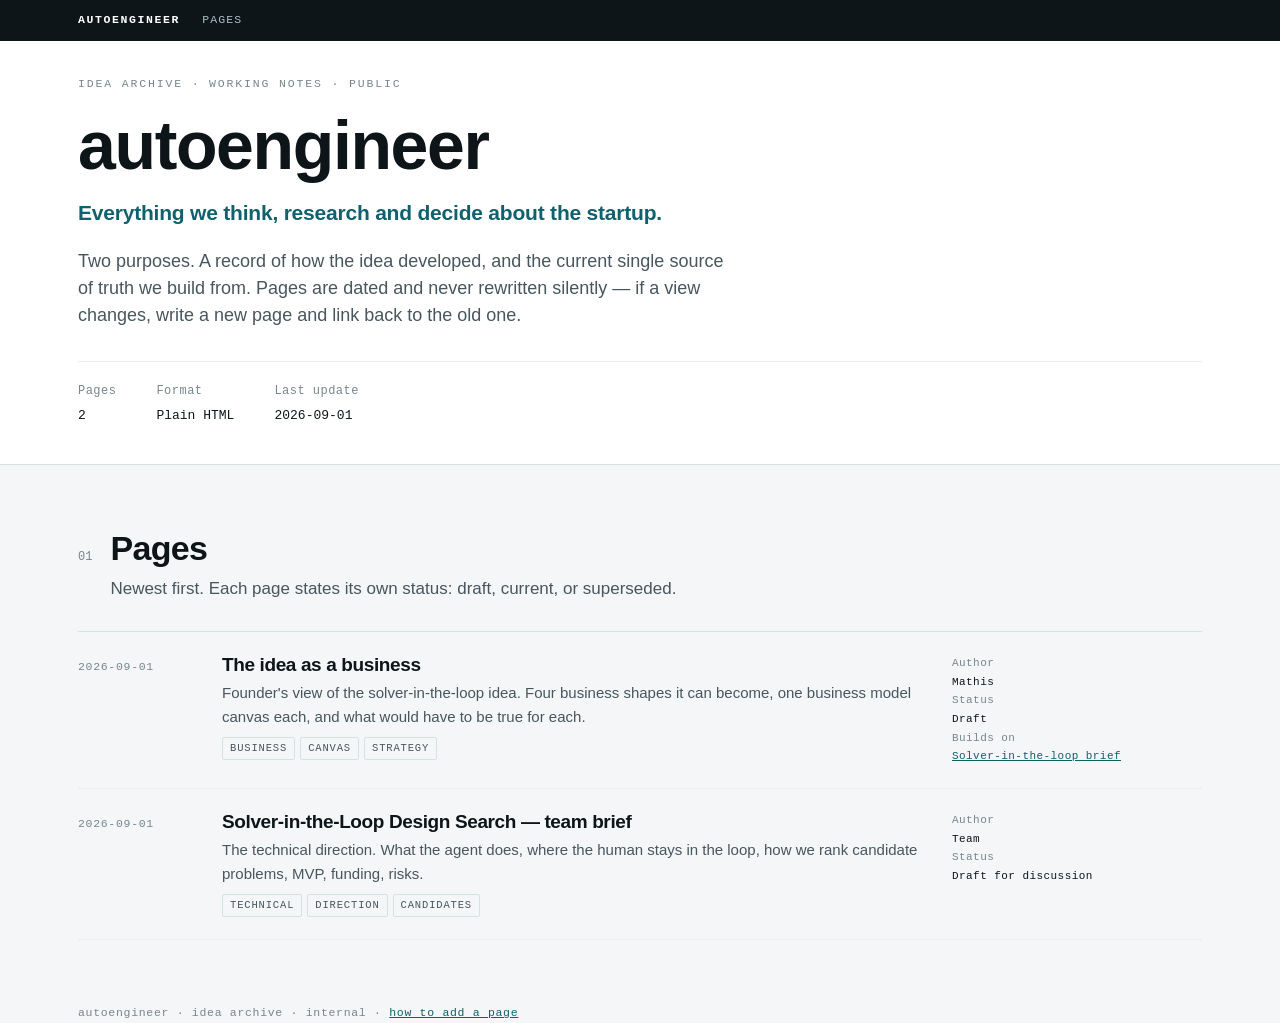
<file: index.html>
<!DOCTYPE html>
<html lang="en">
<head>
<meta charset="utf-8">
<meta name="viewport" content="width=device-width, initial-scale=1">
<meta name="robots" content="noindex, nofollow">
<title>autoengineer — Idea Archive</title>
<link rel="stylesheet" href="assets/site.css">
</head>
<body>

<nav class="sitebar"><div class="wrap">
  <a class="home" href="./">autoengineer</a>
  <a href="#pages">Pages</a>
</div></nav>

<header class="masthead">
  <div class="wrap">
    <div class="eyebrow">Idea archive · Working notes · Public</div>
    <h1>autoengineer</h1>
    <p class="tagline">Everything we think, research and decide about the startup.</p>
    <p class="lede">Two purposes. A record of how the idea developed, and the current single source of truth we build from. Pages are dated and never rewritten silently — if a view changes, write a new page and link back to the old one.</p>
    <div class="metabar">
      <div>Pages<b>2</b></div>
      <div>Format<b>Plain HTML</b></div>
      <div>Last update<b>2026-09-01</b></div>
    </div>
  </div>
</header>

<main class="wrap">

<section id="pages">
  <div class="shead"><div class="snum">01</div><div>
    <h2>Pages</h2>
    <p class="sub">Newest first. Each page states its own status: draft, current, or superseded.</p>
  </div></div>

  <div class="entries">

    <div class="entry">
      <div class="date">2026-09-01</div>
      <div>
        <h3><a href="pages/business-view.html">The idea as a business</a></h3>
        <p>Founder's view of the solver-in-the-loop idea. Four business shapes it can become, one business model canvas each, and what would have to be true for each.</p>
        <div class="tags"><span>Business</span><span>Canvas</span><span>Strategy</span></div>
      </div>
      <div class="meta">Author<b>Mathis</b>Status<b>Draft</b>Builds on<b><a href="pages/solver-in-the-loop-brief.html">Solver-in-the-loop brief</a></b></div>
    </div>

    <div class="entry">
      <div class="date">2026-09-01</div>
      <div>
        <h3><a href="pages/solver-in-the-loop-brief.html">Solver-in-the-Loop Design Search — team brief</a></h3>
        <p>The technical direction. What the agent does, where the human stays in the loop, how we rank candidate problems, MVP, funding, risks.</p>
        <div class="tags"><span>Technical</span><span>Direction</span><span>Candidates</span></div>
      </div>
      <div class="meta">Author<b>Team</b>Status<b>Draft for discussion</b></div>
    </div>

  </div>
</section>

</main>

<footer class="wrap">autoengineer · idea archive · internal · <a href="README.md">how to add a page</a></footer>

</body>
</html>
</file>
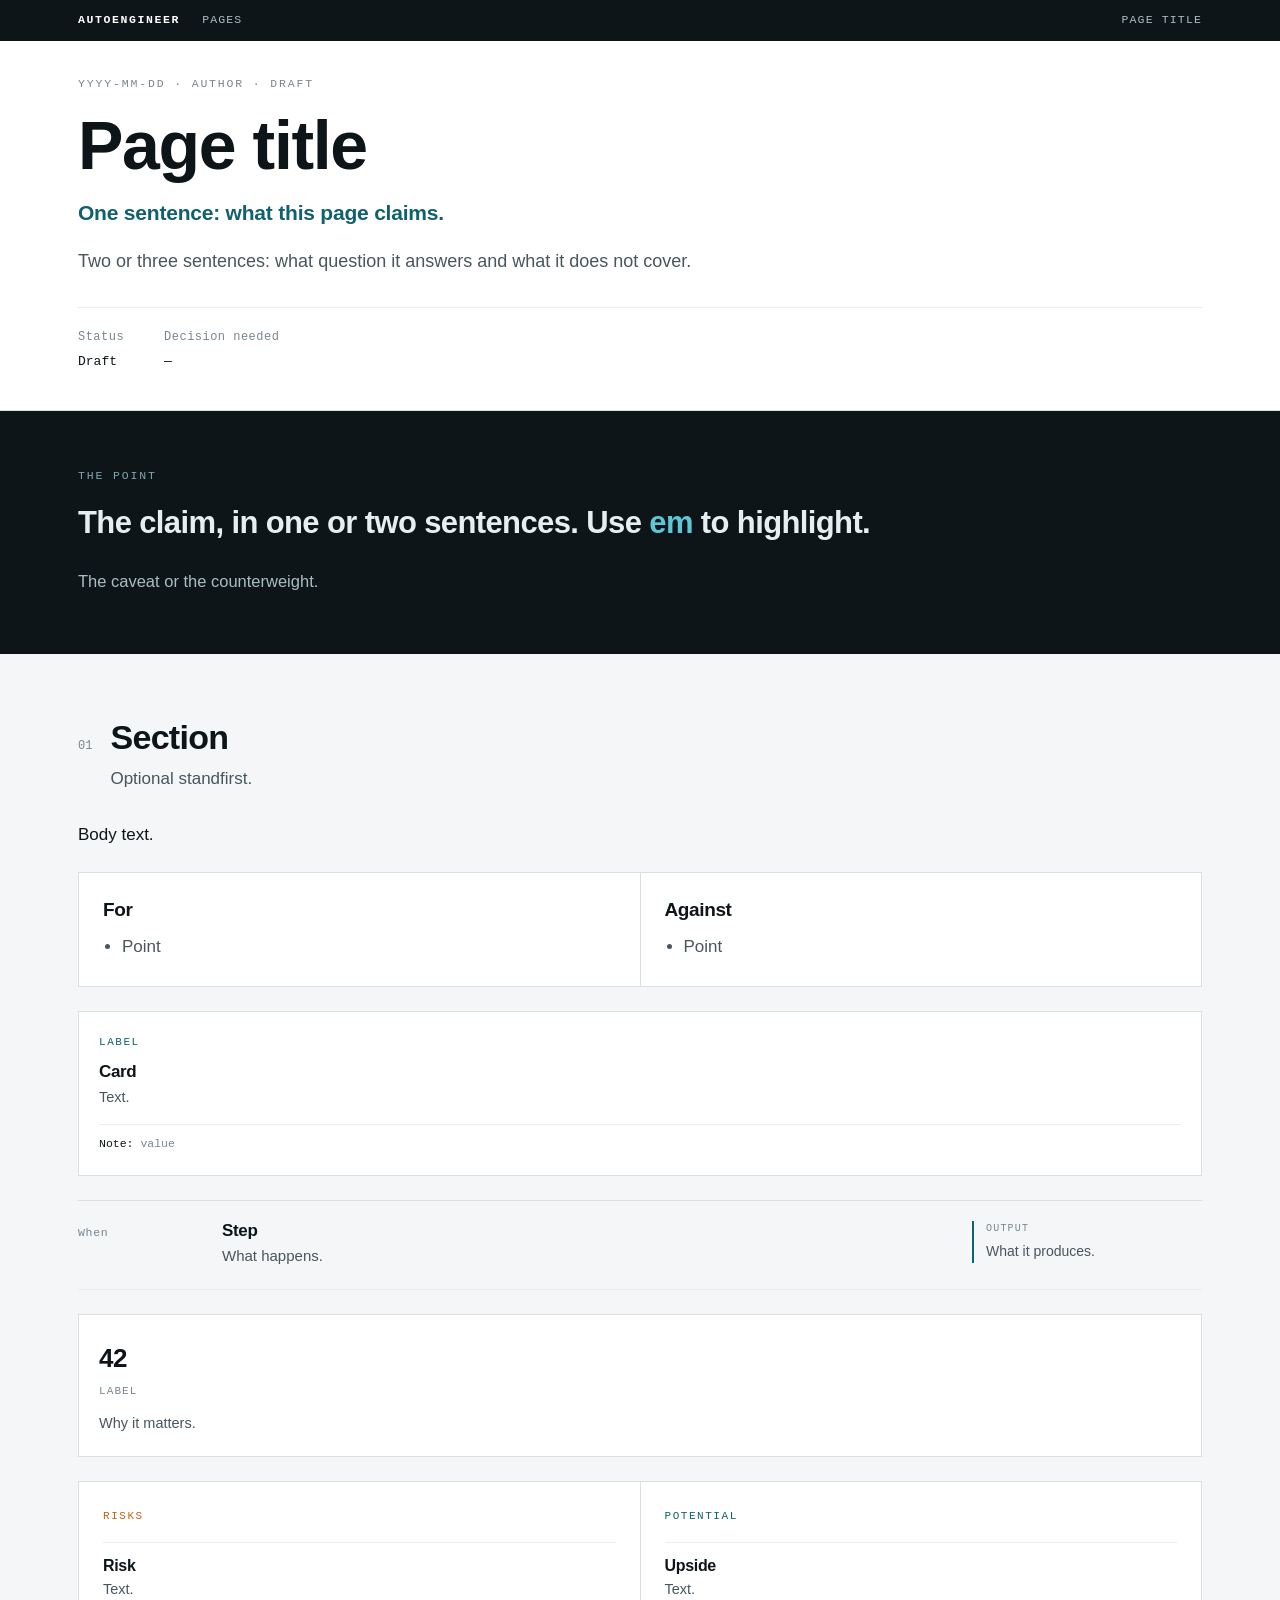
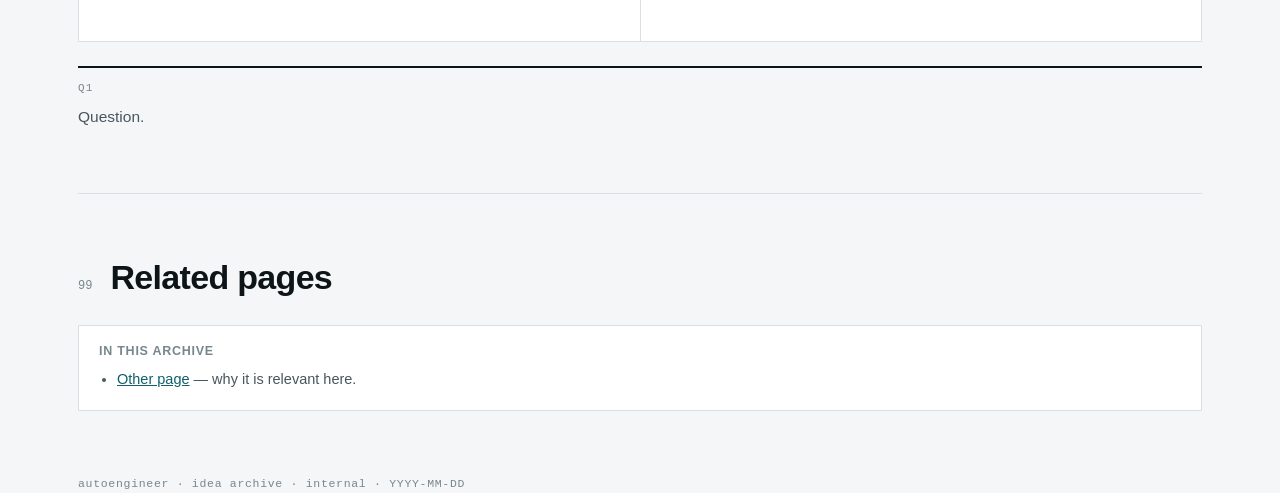
<file: pages/_template.html>
<!DOCTYPE html>
<html lang="en">
<head>
<meta charset="utf-8">
<meta name="viewport" content="width=device-width, initial-scale=1">
<meta name="robots" content="noindex, nofollow">
<title>PAGE TITLE — autoengineer</title>
<link rel="stylesheet" href="../assets/site.css">
</head>
<body>

<nav class="sitebar"><div class="wrap">
  <a class="home" href="../">autoengineer</a>
  <a href="../#pages">Pages</a>
  <span class="sp">PAGE TITLE</span>
</div></nav>

<header class="masthead">
  <div class="wrap">
    <div class="eyebrow">YYYY-MM-DD · Author · Draft</div>
    <h1>Page title</h1>
    <p class="tagline">One sentence: what this page claims.</p>
    <p class="lede">Two or three sentences: what question it answers and what it does not cover.</p>
    <div class="metabar">
      <div>Status<b>Draft</b></div>
      <div>Decision needed<b>—</b></div>
    </div>
  </div>
</header>

<!-- Optional: the one thing you want remembered. Delete if not needed. -->
<div class="thesis">
  <div class="wrap">
    <div class="k">The point</div>
    <p class="big">The claim, in one or two sentences. Use <em>em</em> to highlight.</p>
    <p class="sm">The caveat or the counterweight.</p>
  </div>
</div>

<main class="wrap">

<section id="one">
  <div class="shead"><div class="snum">01</div><div>
    <h2>Section</h2>
    <p class="sub">Optional standfirst.</p>
  </div></div>

  <div class="prose"><p>Body text.</p></div>

  <!-- two columns -->
  <div class="two" style="margin-top:24px">
    <div><h3>For</h3><ul class="tight"><li>Point</li></ul></div>
    <div><h3>Against</h3><ul class="tight"><li>Point</li></ul></div>
  </div>

  <!-- cards -->
  <div class="crit" style="margin-top:24px">
    <div><div class="tag">Label</div><h3>Card</h3><p>Text.</p><div class="anch"><b>Note:</b> value</div></div>
  </div>

  <!-- timeline -->
  <div class="steps" style="margin-top:24px">
    <div class="step">
      <div class="w">When</div>
      <div><h3>Step</h3><p>What happens.</p></div>
      <div class="out"><b>Output</b>What it produces.</div>
    </div>
  </div>

  <!-- numbers -->
  <div class="money" style="margin-top:24px">
    <div><div class="amt">42</div><div class="src">Label</div><p>Why it matters.</p></div>
  </div>

  <!-- for / against block -->
  <div class="rp" style="margin-top:24px">
    <div class="risks"><div class="hd">Risks</div><div class="item"><h3>Risk</h3><p>Text.</p></div></div>
    <div class="pots"><div class="hd">Potential</div><div class="item"><h3>Upside</h3><p>Text.</p></div></div>
  </div>

  <!-- open questions -->
  <div class="qs" style="margin-top:24px">
    <div class="q"><div class="qn">Q1</div><p>Question.</p></div>
  </div>
</section>

<section id="refs">
  <div class="shead"><div class="snum">99</div><div><h2>Related pages</h2></div></div>
  <div class="refs">
    <h4>In this archive</h4>
    <ul>
      <li><a href="other-page.html">Other page</a> — why it is relevant here.</li>
    </ul>
  </div>
</section>

</main>

<footer class="wrap">autoengineer · idea archive · internal · YYYY-MM-DD</footer>

</body>
</html>
</file>
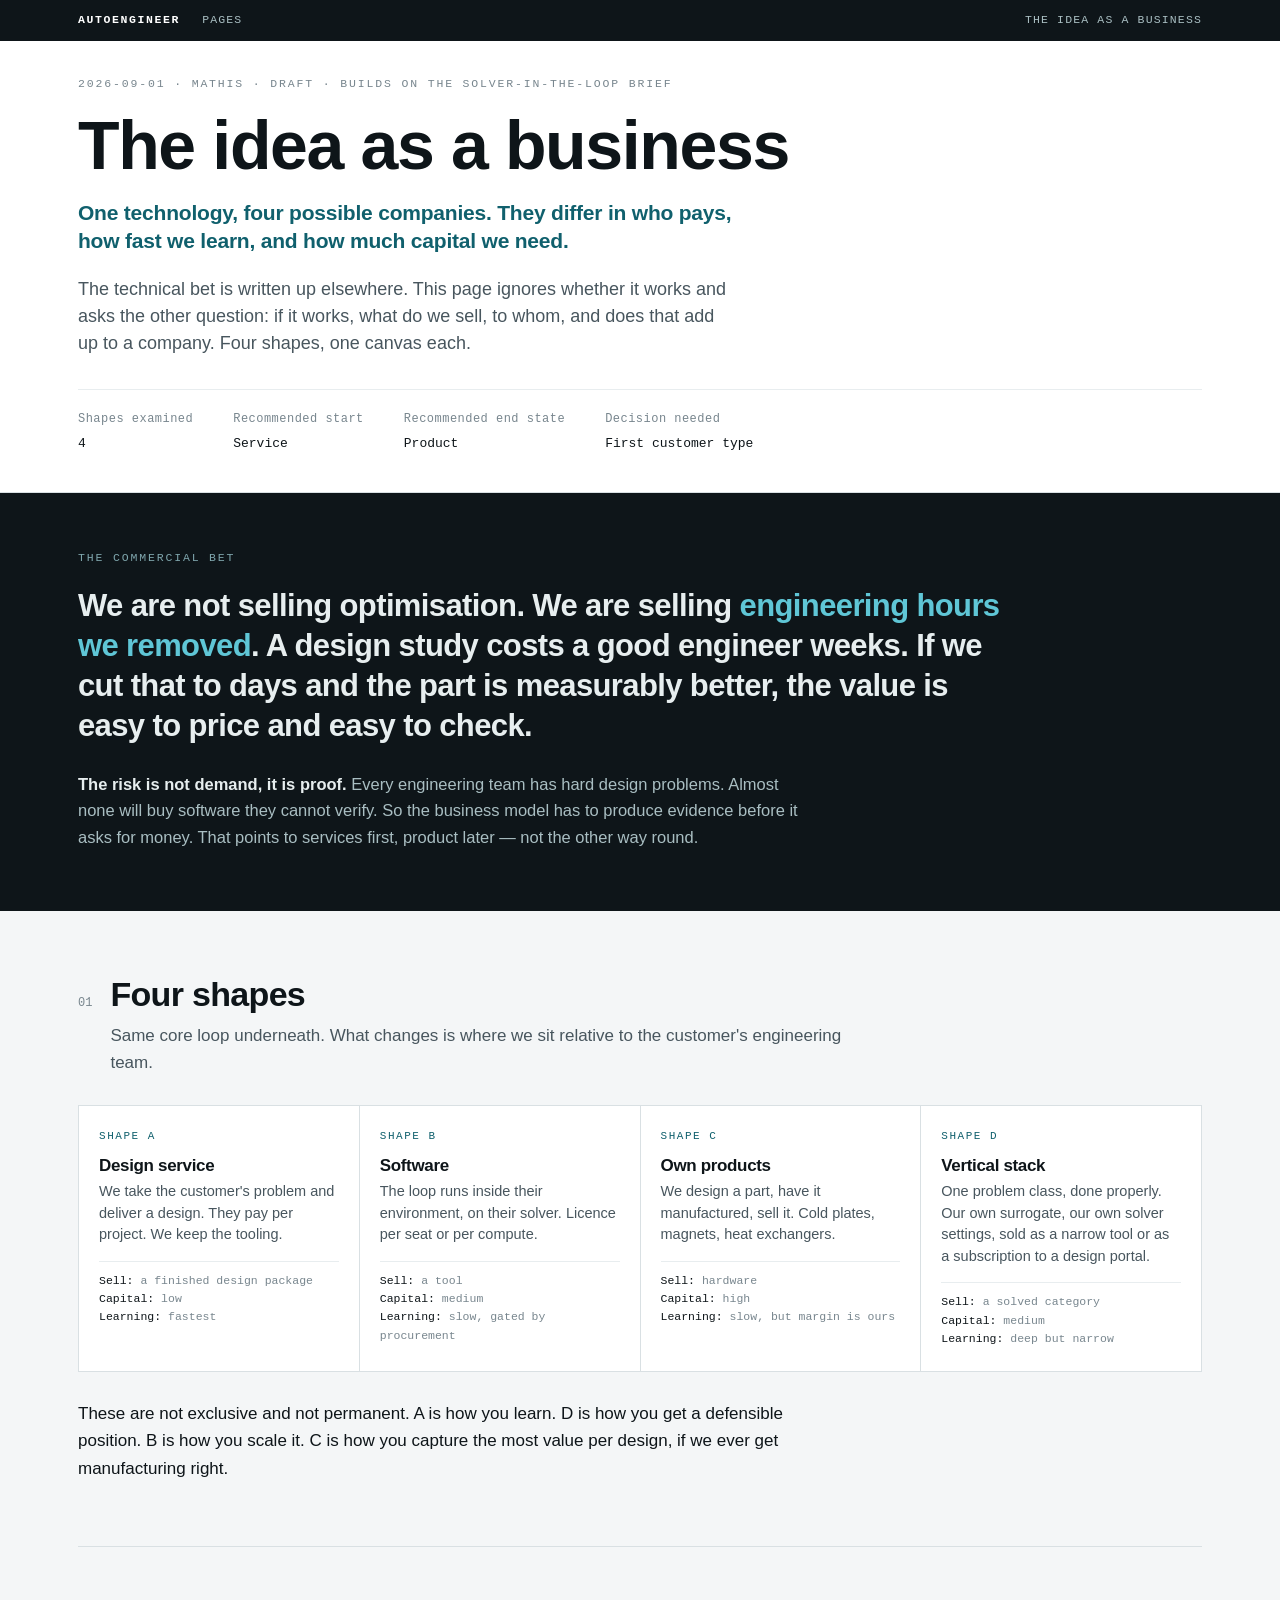
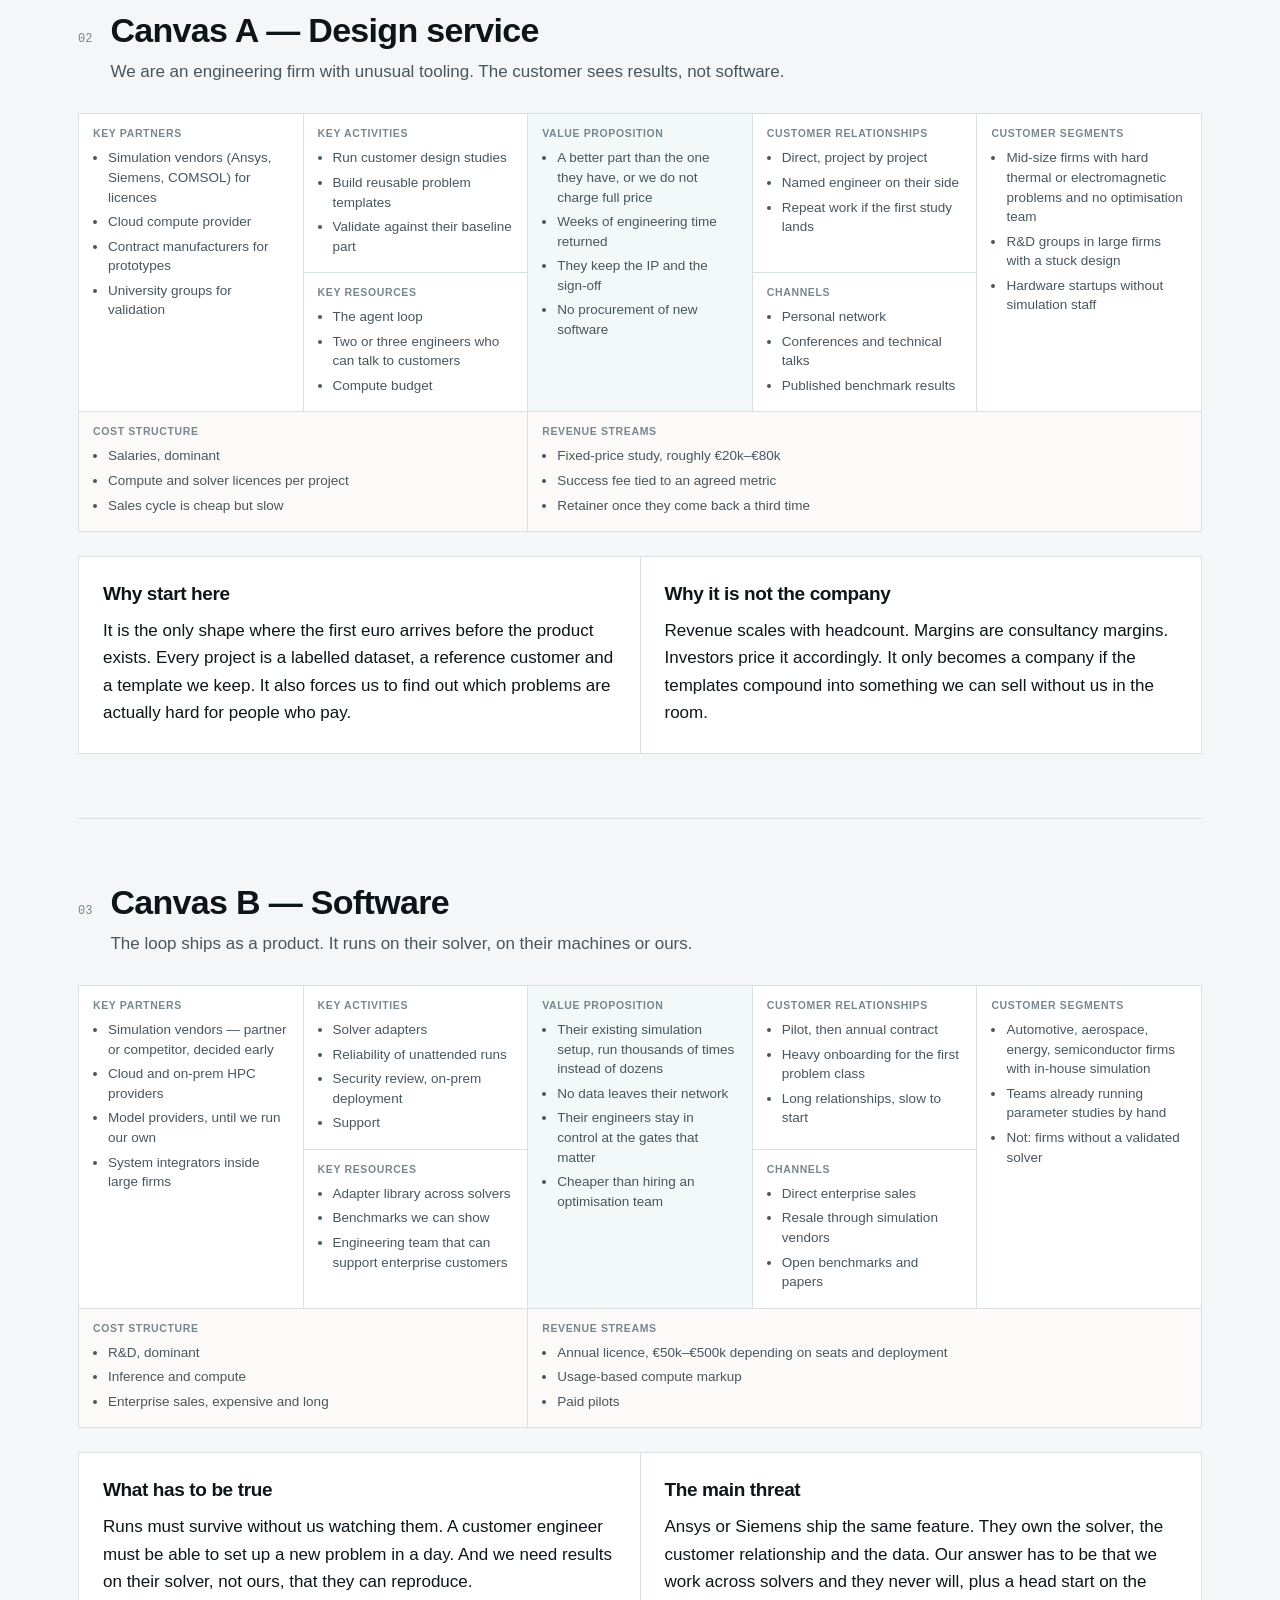
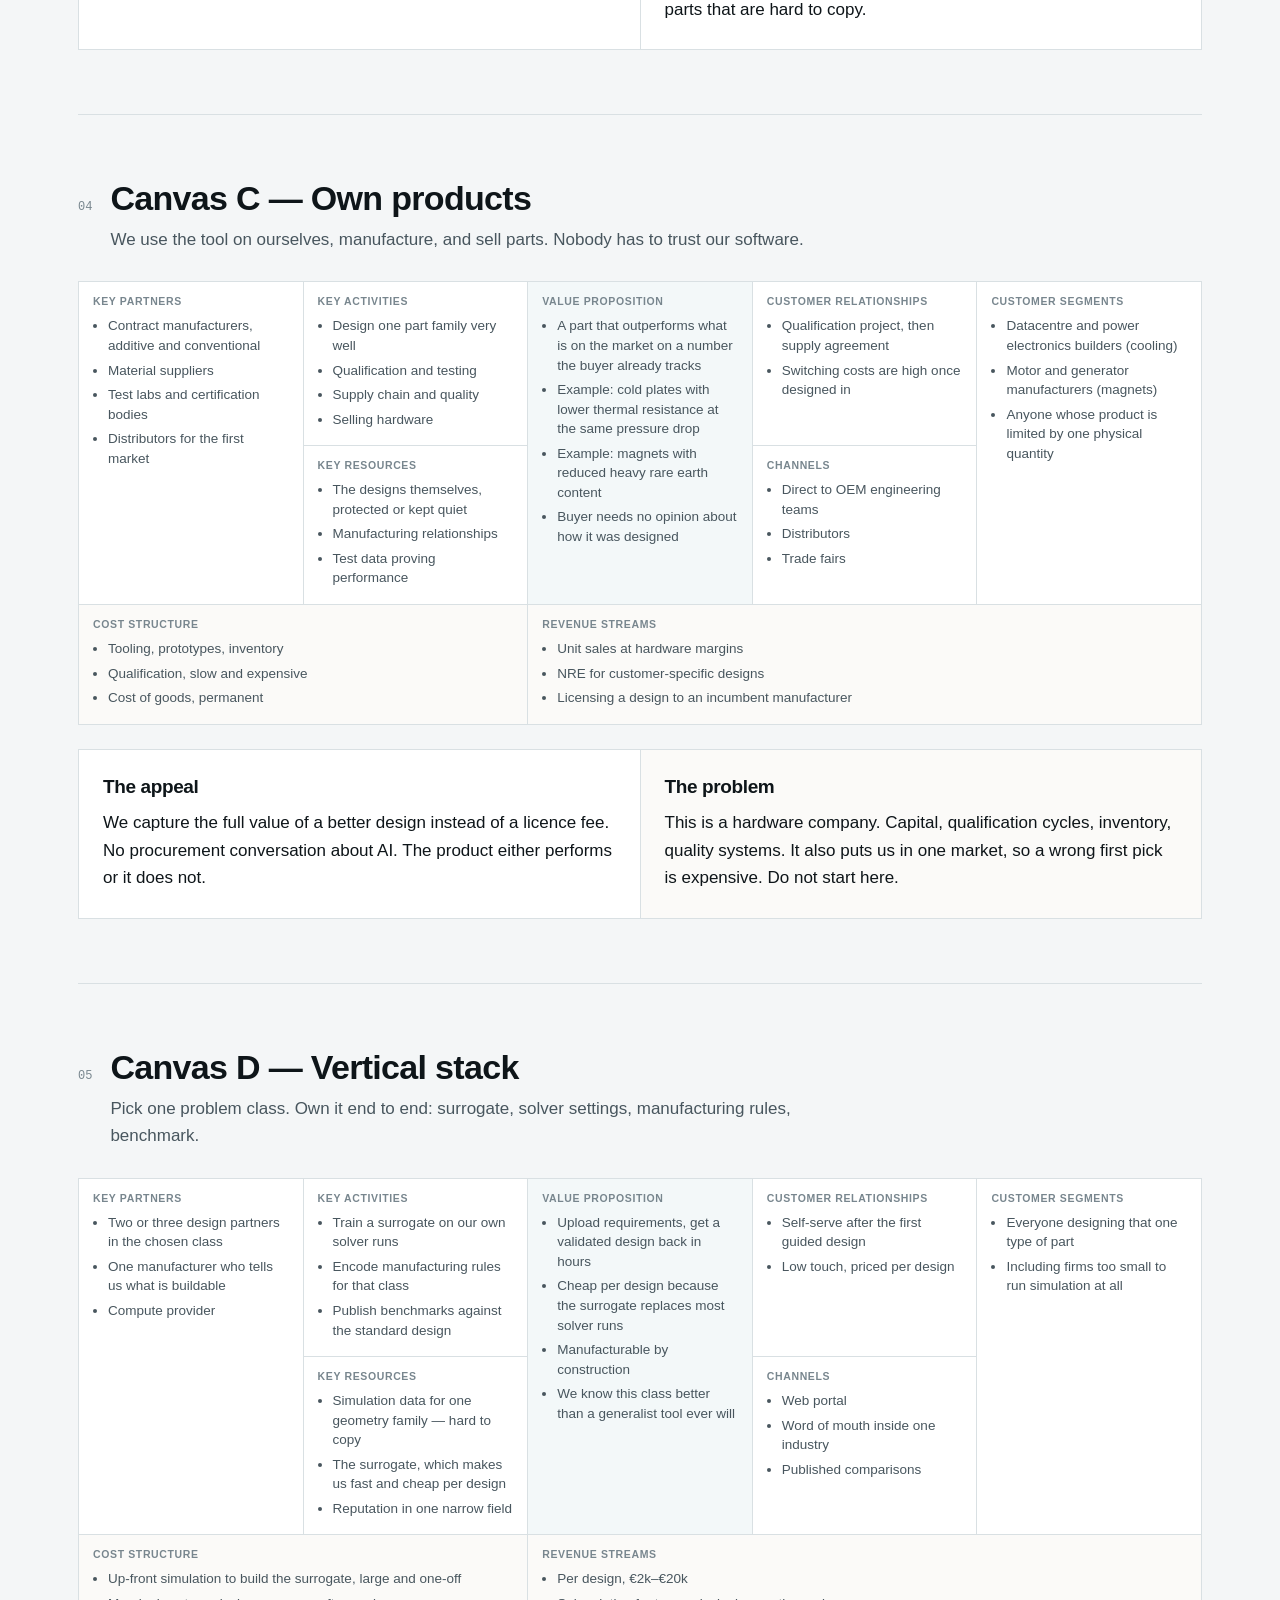
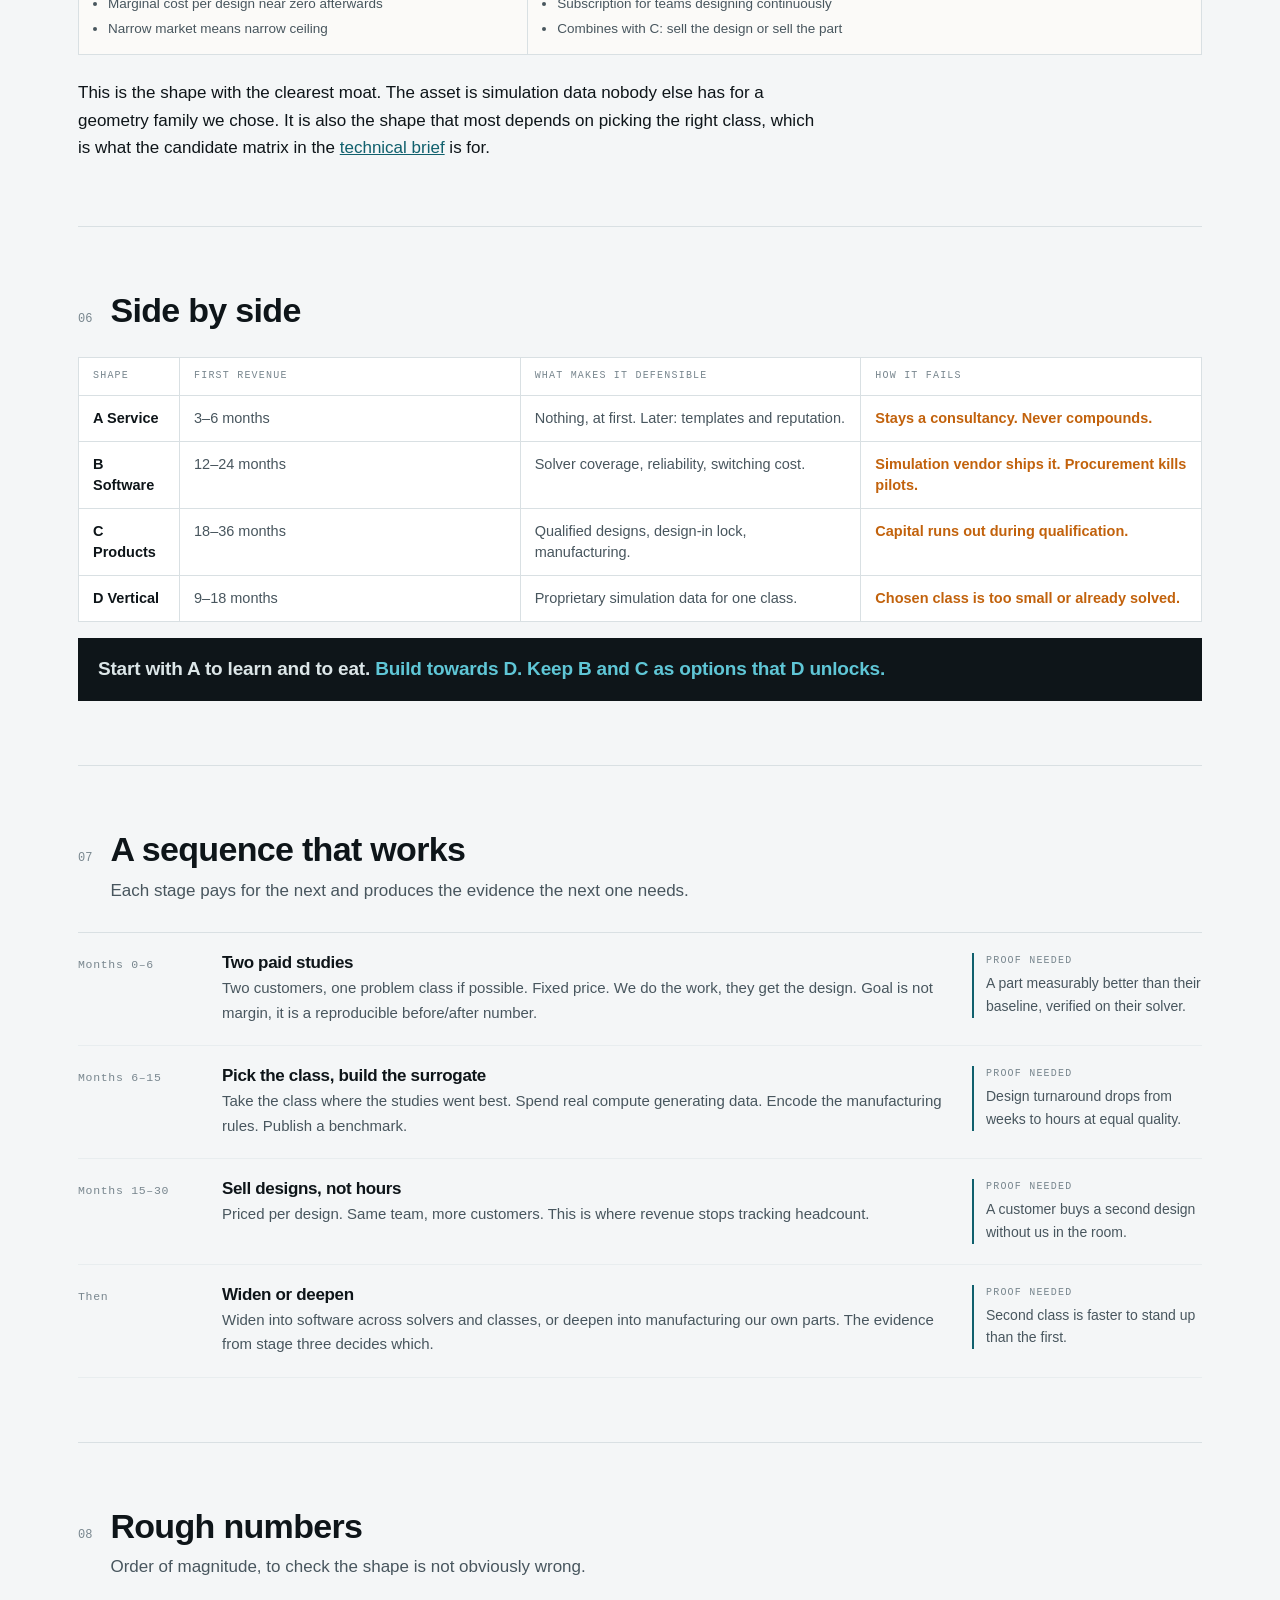
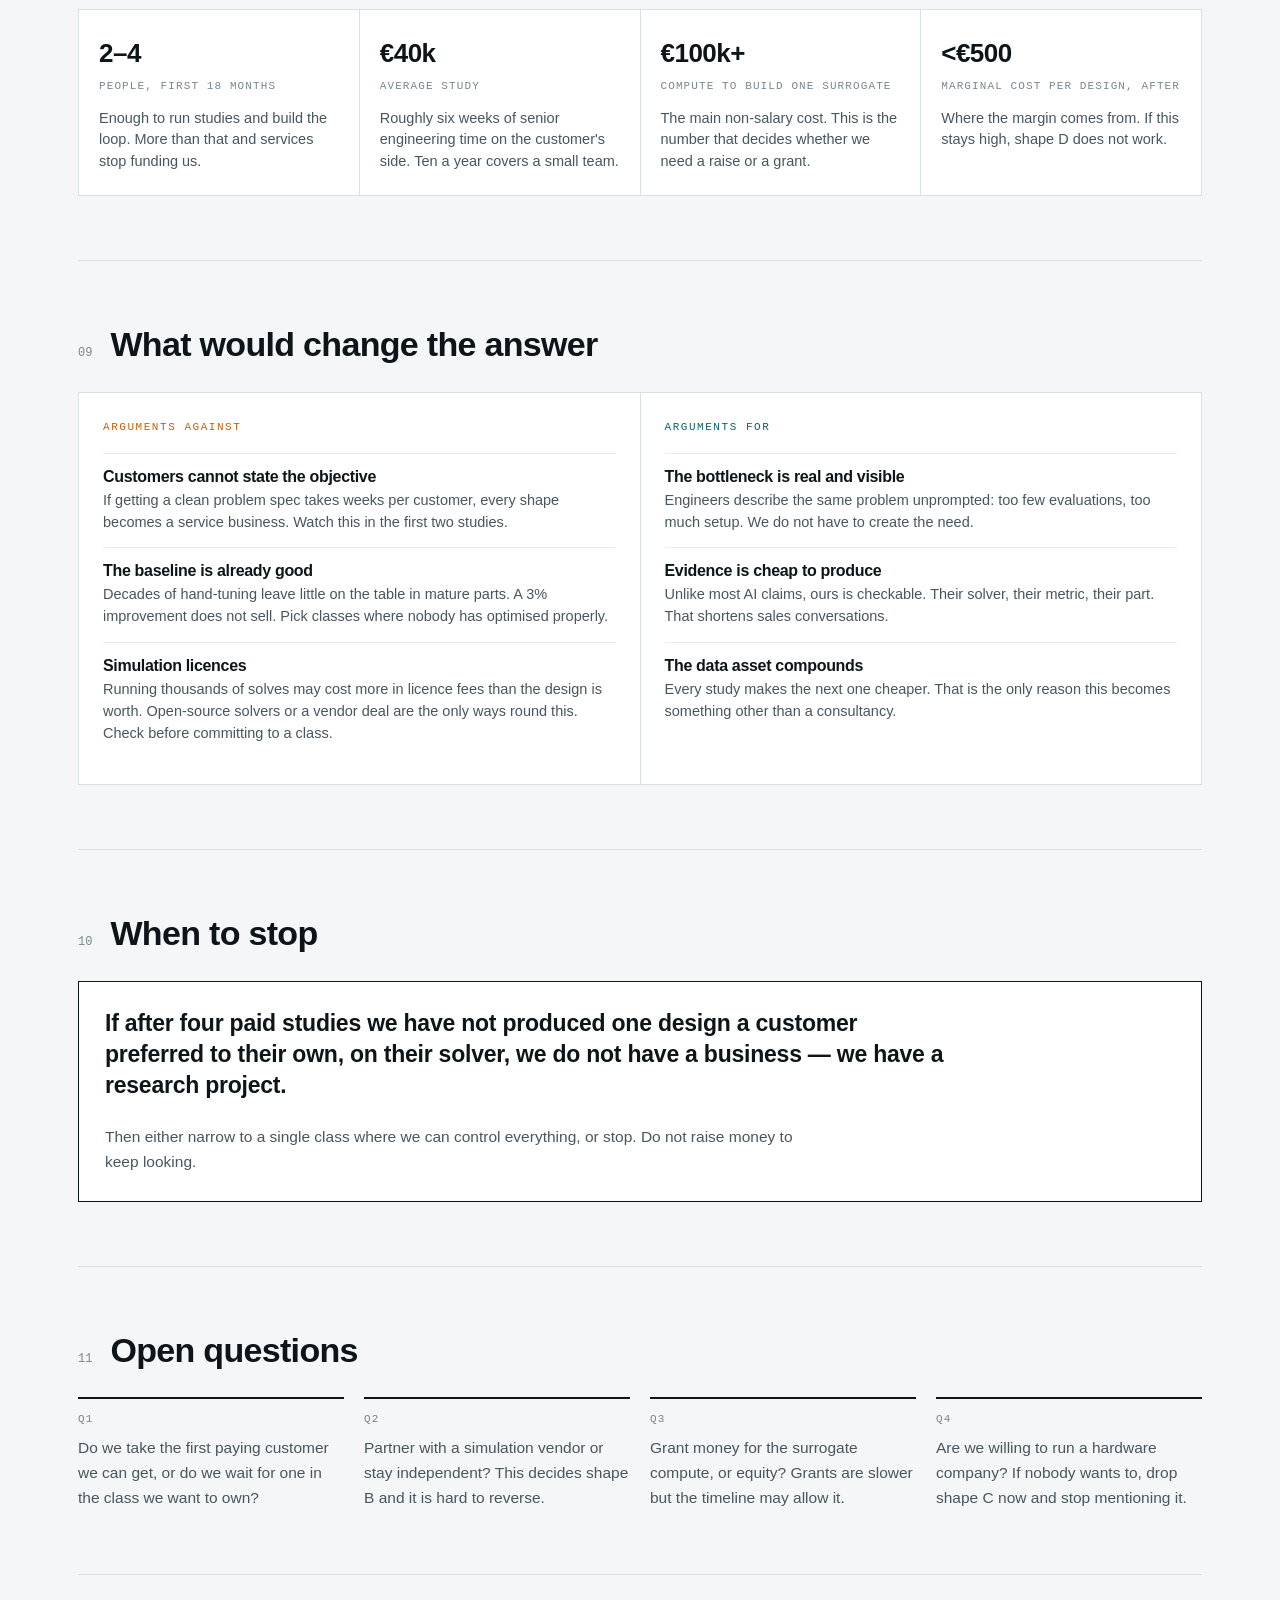
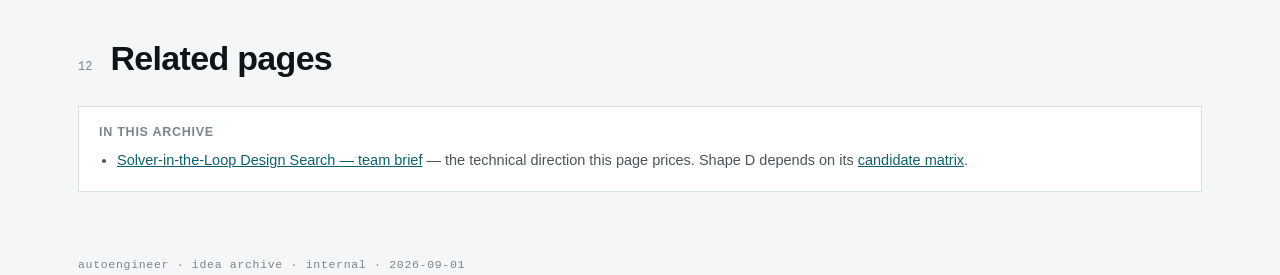
<file: pages/business-view.html>
<!DOCTYPE html>
<html lang="en">
<head>
<meta charset="utf-8">
<meta name="viewport" content="width=device-width, initial-scale=1">
<meta name="robots" content="noindex, nofollow">
<title>The idea as a business — autoengineer</title>
<link rel="stylesheet" href="../assets/site.css">
</head>
<body>

<nav class="sitebar"><div class="wrap">
  <a class="home" href="../">autoengineer</a>
  <a href="../#pages">Pages</a>
  <span class="sp">The idea as a business</span>
</div></nav>

<header class="masthead">
  <div class="wrap">
    <div class="eyebrow">2026-09-01 · Mathis · Draft · Builds on the solver-in-the-loop brief</div>
    <h1>The idea as a business</h1>
    <p class="tagline">One technology, four possible companies. They differ in who pays, how fast we learn, and how much capital we need.</p>
    <p class="lede">The technical bet is written up elsewhere. This page ignores whether it works and asks the other question: if it works, what do we sell, to whom, and does that add up to a company. Four shapes, one canvas each.</p>
    <div class="metabar">
      <div>Shapes examined<b>4</b></div>
      <div>Recommended start<b>Service</b></div>
      <div>Recommended end state<b>Product</b></div>
      <div>Decision needed<b>First customer type</b></div>
    </div>
  </div>
</header>

<div class="thesis">
  <div class="wrap">
    <div class="k">The commercial bet</div>
    <p class="big">We are not selling optimisation. We are selling <em>engineering hours we removed</em>. A design study costs a good engineer weeks. If we cut that to days and the part is measurably better, the value is easy to price and easy to check.</p>
    <p class="sm"><b>The risk is not demand, it is proof.</b> Every engineering team has hard design problems. Almost none will buy software they cannot verify. So the business model has to produce evidence before it asks for money. That points to services first, product later — not the other way round.</p>
  </div>
</div>

<main class="wrap">

<section id="shapes">
  <div class="shead"><div class="snum">01</div><div>
    <h2>Four shapes</h2>
    <p class="sub">Same core loop underneath. What changes is where we sit relative to the customer's engineering team.</p>
  </div></div>

  <div class="crit">
    <div>
      <div class="tag">Shape A</div>
      <h3>Design service</h3>
      <p>We take the customer's problem and deliver a design. They pay per project. We keep the tooling.</p>
      <div class="anch"><b>Sell:</b> a finished design package<br><b>Capital:</b> low<br><b>Learning:</b> fastest</div>
    </div>
    <div>
      <div class="tag">Shape B</div>
      <h3>Software</h3>
      <p>The loop runs inside their environment, on their solver. Licence per seat or per compute.</p>
      <div class="anch"><b>Sell:</b> a tool<br><b>Capital:</b> medium<br><b>Learning:</b> slow, gated by procurement</div>
    </div>
    <div>
      <div class="tag">Shape C</div>
      <h3>Own products</h3>
      <p>We design a part, have it manufactured, sell it. Cold plates, magnets, heat exchangers.</p>
      <div class="anch"><b>Sell:</b> hardware<br><b>Capital:</b> high<br><b>Learning:</b> slow, but margin is ours</div>
    </div>
    <div>
      <div class="tag">Shape D</div>
      <h3>Vertical stack</h3>
      <p>One problem class, done properly. Our own surrogate, our own solver settings, sold as a narrow tool or as a subscription to a design portal.</p>
      <div class="anch"><b>Sell:</b> a solved category<br><b>Capital:</b> medium<br><b>Learning:</b> deep but narrow</div>
    </div>
  </div>

  <div class="prose" style="margin-top:28px">
    <p>These are not exclusive and not permanent. A is how you learn. D is how you get a defensible position. B is how you scale it. C is how you capture the most value per design, if we ever get manufacturing right.</p>
  </div>
</section>

<section id="canvas-a">
  <div class="shead"><div class="snum">02</div><div>
    <h2>Canvas A — Design service</h2>
    <p class="sub">We are an engineering firm with unusual tooling. The customer sees results, not software.</p>
  </div></div>

  <div class="bmc">
    <div class="kp"><h4>Key partners</h4><ul>
      <li>Simulation vendors (Ansys, Siemens, COMSOL) for licences</li>
      <li>Cloud compute provider</li>
      <li>Contract manufacturers for prototypes</li>
      <li>University groups for validation</li>
    </ul></div>
    <div class="ka"><h4>Key activities</h4><ul>
      <li>Run customer design studies</li>
      <li>Build reusable problem templates</li>
      <li>Validate against their baseline part</li>
    </ul></div>
    <div class="kr"><h4>Key resources</h4><ul>
      <li>The agent loop</li>
      <li>Two or three engineers who can talk to customers</li>
      <li>Compute budget</li>
    </ul></div>
    <div class="vp"><h4>Value proposition</h4><ul>
      <li>A better part than the one they have, or we do not charge full price</li>
      <li>Weeks of engineering time returned</li>
      <li>They keep the IP and the sign-off</li>
      <li>No procurement of new software</li>
    </ul></div>
    <div class="cr"><h4>Customer relationships</h4><ul>
      <li>Direct, project by project</li>
      <li>Named engineer on their side</li>
      <li>Repeat work if the first study lands</li>
    </ul></div>
    <div class="ch"><h4>Channels</h4><ul>
      <li>Personal network</li>
      <li>Conferences and technical talks</li>
      <li>Published benchmark results</li>
    </ul></div>
    <div class="cs"><h4>Customer segments</h4><ul>
      <li>Mid-size firms with hard thermal or electromagnetic problems and no optimisation team</li>
      <li>R&amp;D groups in large firms with a stuck design</li>
      <li>Hardware startups without simulation staff</li>
    </ul></div>
    <div class="cost"><h4>Cost structure</h4><ul>
      <li>Salaries, dominant</li>
      <li>Compute and solver licences per project</li>
      <li>Sales cycle is cheap but slow</li>
    </ul></div>
    <div class="rev"><h4>Revenue streams</h4><ul>
      <li>Fixed-price study, roughly €20k–€80k</li>
      <li>Success fee tied to an agreed metric</li>
      <li>Retainer once they come back a third time</li>
    </ul></div>
  </div>

  <div class="two" style="margin-top:24px">
    <div><h3>Why start here</h3><p>It is the only shape where the first euro arrives before the product exists. Every project is a labelled dataset, a reference customer and a template we keep. It also forces us to find out which problems are actually hard for people who pay.</p></div>
    <div><h3>Why it is not the company</h3><p>Revenue scales with headcount. Margins are consultancy margins. Investors price it accordingly. It only becomes a company if the templates compound into something we can sell without us in the room.</p></div>
  </div>
</section>

<section id="canvas-b">
  <div class="shead"><div class="snum">03</div><div>
    <h2>Canvas B — Software</h2>
    <p class="sub">The loop ships as a product. It runs on their solver, on their machines or ours.</p>
  </div></div>

  <div class="bmc">
    <div class="kp"><h4>Key partners</h4><ul>
      <li>Simulation vendors — partner or competitor, decided early</li>
      <li>Cloud and on-prem HPC providers</li>
      <li>Model providers, until we run our own</li>
      <li>System integrators inside large firms</li>
    </ul></div>
    <div class="ka"><h4>Key activities</h4><ul>
      <li>Solver adapters</li>
      <li>Reliability of unattended runs</li>
      <li>Security review, on-prem deployment</li>
      <li>Support</li>
    </ul></div>
    <div class="kr"><h4>Key resources</h4><ul>
      <li>Adapter library across solvers</li>
      <li>Benchmarks we can show</li>
      <li>Engineering team that can support enterprise customers</li>
    </ul></div>
    <div class="vp"><h4>Value proposition</h4><ul>
      <li>Their existing simulation setup, run thousands of times instead of dozens</li>
      <li>No data leaves their network</li>
      <li>Their engineers stay in control at the gates that matter</li>
      <li>Cheaper than hiring an optimisation team</li>
    </ul></div>
    <div class="cr"><h4>Customer relationships</h4><ul>
      <li>Pilot, then annual contract</li>
      <li>Heavy onboarding for the first problem class</li>
      <li>Long relationships, slow to start</li>
    </ul></div>
    <div class="ch"><h4>Channels</h4><ul>
      <li>Direct enterprise sales</li>
      <li>Resale through simulation vendors</li>
      <li>Open benchmarks and papers</li>
    </ul></div>
    <div class="cs"><h4>Customer segments</h4><ul>
      <li>Automotive, aerospace, energy, semiconductor firms with in-house simulation</li>
      <li>Teams already running parameter studies by hand</li>
      <li>Not: firms without a validated solver</li>
    </ul></div>
    <div class="cost"><h4>Cost structure</h4><ul>
      <li>R&amp;D, dominant</li>
      <li>Inference and compute</li>
      <li>Enterprise sales, expensive and long</li>
    </ul></div>
    <div class="rev"><h4>Revenue streams</h4><ul>
      <li>Annual licence, €50k–€500k depending on seats and deployment</li>
      <li>Usage-based compute markup</li>
      <li>Paid pilots</li>
    </ul></div>
  </div>

  <div class="two" style="margin-top:24px">
    <div><h3>What has to be true</h3><p>Runs must survive without us watching them. A customer engineer must be able to set up a new problem in a day. And we need results on their solver, not ours, that they can reproduce.</p></div>
    <div><h3>The main threat</h3><p>Ansys or Siemens ship the same feature. They own the solver, the customer relationship and the data. Our answer has to be that we work across solvers and they never will, plus a head start on the parts that are hard to copy.</p></div>
  </div>
</section>

<section id="canvas-c">
  <div class="shead"><div class="snum">04</div><div>
    <h2>Canvas C — Own products</h2>
    <p class="sub">We use the tool on ourselves, manufacture, and sell parts. Nobody has to trust our software.</p>
  </div></div>

  <div class="bmc">
    <div class="kp"><h4>Key partners</h4><ul>
      <li>Contract manufacturers, additive and conventional</li>
      <li>Material suppliers</li>
      <li>Test labs and certification bodies</li>
      <li>Distributors for the first market</li>
    </ul></div>
    <div class="ka"><h4>Key activities</h4><ul>
      <li>Design one part family very well</li>
      <li>Qualification and testing</li>
      <li>Supply chain and quality</li>
      <li>Selling hardware</li>
    </ul></div>
    <div class="kr"><h4>Key resources</h4><ul>
      <li>The designs themselves, protected or kept quiet</li>
      <li>Manufacturing relationships</li>
      <li>Test data proving performance</li>
    </ul></div>
    <div class="vp"><h4>Value proposition</h4><ul>
      <li>A part that outperforms what is on the market on a number the buyer already tracks</li>
      <li>Example: cold plates with lower thermal resistance at the same pressure drop</li>
      <li>Example: magnets with reduced heavy rare earth content</li>
      <li>Buyer needs no opinion about how it was designed</li>
    </ul></div>
    <div class="cr"><h4>Customer relationships</h4><ul>
      <li>Qualification project, then supply agreement</li>
      <li>Switching costs are high once designed in</li>
    </ul></div>
    <div class="ch"><h4>Channels</h4><ul>
      <li>Direct to OEM engineering teams</li>
      <li>Distributors</li>
      <li>Trade fairs</li>
    </ul></div>
    <div class="cs"><h4>Customer segments</h4><ul>
      <li>Datacentre and power electronics builders (cooling)</li>
      <li>Motor and generator manufacturers (magnets)</li>
      <li>Anyone whose product is limited by one physical quantity</li>
    </ul></div>
    <div class="cost"><h4>Cost structure</h4><ul>
      <li>Tooling, prototypes, inventory</li>
      <li>Qualification, slow and expensive</li>
      <li>Cost of goods, permanent</li>
    </ul></div>
    <div class="rev"><h4>Revenue streams</h4><ul>
      <li>Unit sales at hardware margins</li>
      <li>NRE for customer-specific designs</li>
      <li>Licensing a design to an incumbent manufacturer</li>
    </ul></div>
  </div>

  <div class="two neg" style="margin-top:24px">
    <div><h3>The appeal</h3><p>We capture the full value of a better design instead of a licence fee. No procurement conversation about AI. The product either performs or it does not.</p></div>
    <div><h3>The problem</h3><p>This is a hardware company. Capital, qualification cycles, inventory, quality systems. It also puts us in one market, so a wrong first pick is expensive. Do not start here.</p></div>
  </div>
</section>

<section id="canvas-d">
  <div class="shead"><div class="snum">05</div><div>
    <h2>Canvas D — Vertical stack</h2>
    <p class="sub">Pick one problem class. Own it end to end: surrogate, solver settings, manufacturing rules, benchmark.</p>
  </div></div>

  <div class="bmc">
    <div class="kp"><h4>Key partners</h4><ul>
      <li>Two or three design partners in the chosen class</li>
      <li>One manufacturer who tells us what is buildable</li>
      <li>Compute provider</li>
    </ul></div>
    <div class="ka"><h4>Key activities</h4><ul>
      <li>Train a surrogate on our own solver runs</li>
      <li>Encode manufacturing rules for that class</li>
      <li>Publish benchmarks against the standard design</li>
    </ul></div>
    <div class="kr"><h4>Key resources</h4><ul>
      <li>Simulation data for one geometry family — hard to copy</li>
      <li>The surrogate, which makes us fast and cheap per design</li>
      <li>Reputation in one narrow field</li>
    </ul></div>
    <div class="vp"><h4>Value proposition</h4><ul>
      <li>Upload requirements, get a validated design back in hours</li>
      <li>Cheap per design because the surrogate replaces most solver runs</li>
      <li>Manufacturable by construction</li>
      <li>We know this class better than a generalist tool ever will</li>
    </ul></div>
    <div class="cr"><h4>Customer relationships</h4><ul>
      <li>Self-serve after the first guided design</li>
      <li>Low touch, priced per design</li>
    </ul></div>
    <div class="ch"><h4>Channels</h4><ul>
      <li>Web portal</li>
      <li>Word of mouth inside one industry</li>
      <li>Published comparisons</li>
    </ul></div>
    <div class="cs"><h4>Customer segments</h4><ul>
      <li>Everyone designing that one type of part</li>
      <li>Including firms too small to run simulation at all</li>
    </ul></div>
    <div class="cost"><h4>Cost structure</h4><ul>
      <li>Up-front simulation to build the surrogate, large and one-off</li>
      <li>Marginal cost per design near zero afterwards</li>
      <li>Narrow market means narrow ceiling</li>
    </ul></div>
    <div class="rev"><h4>Revenue streams</h4><ul>
      <li>Per design, €2k–€20k</li>
      <li>Subscription for teams designing continuously</li>
      <li>Combines with C: sell the design or sell the part</li>
    </ul></div>
  </div>

  <div class="prose" style="margin-top:24px">
    <p>This is the shape with the clearest moat. The asset is simulation data nobody else has for a geometry family we chose. It is also the shape that most depends on picking the right class, which is what the candidate matrix in the <a href="solver-in-the-loop-brief.html#matrix">technical brief</a> is for.</p>
  </div>
</section>

<section id="compare">
  <div class="shead"><div class="snum">06</div><div>
    <h2>Side by side</h2>
  </div></div>

  <div class="gates" style="grid-template-columns:100px 1fr 1fr 1fr">
    <div class="hd">Shape</div><div class="hd">First revenue</div><div class="hd">What makes it defensible</div><div class="hd">How it fails</div>

    <div class="nm">A Service</div>
    <div>3–6 months</div>
    <div>Nothing, at first. Later: templates and reputation.</div>
    <div class="never">Stays a consultancy. Never compounds.</div>

    <div class="nm">B Software</div>
    <div>12–24 months</div>
    <div>Solver coverage, reliability, switching cost.</div>
    <div class="never">Simulation vendor ships it. Procurement kills pilots.</div>

    <div class="nm">C Products</div>
    <div>18–36 months</div>
    <div>Qualified designs, design-in lock, manufacturing.</div>
    <div class="never">Capital runs out during qualification.</div>

    <div class="nm">D Vertical</div>
    <div>9–18 months</div>
    <div>Proprietary simulation data for one class.</div>
    <div class="never">Chosen class is too small or already solved.</div>
  </div>

  <div class="pattern">Start with A to learn and to eat. <em>Build towards D. Keep B and C as options that D unlocks.</em></div>
</section>

<section id="sequence">
  <div class="shead"><div class="snum">07</div><div>
    <h2>A sequence that works</h2>
    <p class="sub">Each stage pays for the next and produces the evidence the next one needs.</p>
  </div></div>

  <div class="steps">
    <div class="step">
      <div class="w">Months 0–6</div>
      <div><h3>Two paid studies</h3><p>Two customers, one problem class if possible. Fixed price. We do the work, they get the design. Goal is not margin, it is a reproducible before/after number.</p></div>
      <div class="out"><b>Proof needed</b>A part measurably better than their baseline, verified on their solver.</div>
    </div>
    <div class="step">
      <div class="w">Months 6–15</div>
      <div><h3>Pick the class, build the surrogate</h3><p>Take the class where the studies went best. Spend real compute generating data. Encode the manufacturing rules. Publish a benchmark.</p></div>
      <div class="out"><b>Proof needed</b>Design turnaround drops from weeks to hours at equal quality.</div>
    </div>
    <div class="step">
      <div class="w">Months 15–30</div>
      <div><h3>Sell designs, not hours</h3><p>Priced per design. Same team, more customers. This is where revenue stops tracking headcount.</p></div>
      <div class="out"><b>Proof needed</b>A customer buys a second design without us in the room.</div>
    </div>
    <div class="step">
      <div class="w">Then</div>
      <div><h3>Widen or deepen</h3><p>Widen into software across solvers and classes, or deepen into manufacturing our own parts. The evidence from stage three decides which.</p></div>
      <div class="out"><b>Proof needed</b>Second class is faster to stand up than the first.</div>
    </div>
  </div>
</section>

<section id="money">
  <div class="shead"><div class="snum">08</div><div>
    <h2>Rough numbers</h2>
    <p class="sub">Order of magnitude, to check the shape is not obviously wrong.</p>
  </div></div>

  <div class="money">
    <div><div class="amt">2–4</div><div class="src">People, first 18 months</div><p>Enough to run studies and build the loop. More than that and services stop funding us.</p></div>
    <div><div class="amt">€40k</div><div class="src">Average study</div><p>Roughly six weeks of senior engineering time on the customer's side. Ten a year covers a small team.</p></div>
    <div><div class="amt">€100k+</div><div class="src">Compute to build one surrogate</div><p>The main non-salary cost. This is the number that decides whether we need a raise or a grant.</p></div>
    <div><div class="amt">&lt;€500</div><div class="src">Marginal cost per design, after</div><p>Where the margin comes from. If this stays high, shape D does not work.</p></div>
  </div>
</section>

<section id="risks">
  <div class="shead"><div class="snum">09</div><div>
    <h2>What would change the answer</h2>
  </div></div>

  <div class="rp">
    <div class="risks">
      <div class="hd">Arguments against</div>
      <div class="item"><h3>Customers cannot state the objective</h3><p>If getting a clean problem spec takes weeks per customer, every shape becomes a service business. Watch this in the first two studies.</p></div>
      <div class="item"><h3>The baseline is already good</h3><p>Decades of hand-tuning leave little on the table in mature parts. A 3% improvement does not sell. Pick classes where nobody has optimised properly.</p></div>
      <div class="item"><h3>Simulation licences</h3><p>Running thousands of solves may cost more in licence fees than the design is worth. Open-source solvers or a vendor deal are the only ways round this. Check before committing to a class.</p></div>
    </div>
    <div class="pots">
      <div class="hd">Arguments for</div>
      <div class="item"><h3>The bottleneck is real and visible</h3><p>Engineers describe the same problem unprompted: too few evaluations, too much setup. We do not have to create the need.</p></div>
      <div class="item"><h3>Evidence is cheap to produce</h3><p>Unlike most AI claims, ours is checkable. Their solver, their metric, their part. That shortens sales conversations.</p></div>
      <div class="item"><h3>The data asset compounds</h3><p>Every study makes the next one cheaper. That is the only reason this becomes something other than a consultancy.</p></div>
    </div>
  </div>
</section>

<section id="kill">
  <div class="shead"><div class="snum">10</div><div><h2>When to stop</h2></div></div>
  <div class="kill">
    <p class="rule">If after four paid studies we have not produced one design a customer preferred to their own, on their solver, we do not have a business — we have a research project.</p>
    <p class="then">Then either narrow to a single class where we can control everything, or stop. Do not raise money to keep looking.</p>
  </div>
</section>

<section id="open">
  <div class="shead"><div class="snum">11</div><div>
    <h2>Open questions</h2>
  </div></div>
  <div class="qs">
    <div class="q"><div class="qn">Q1</div><p>Do we take the first paying customer we can get, or do we wait for one in the class we want to own?</p></div>
    <div class="q"><div class="qn">Q2</div><p>Partner with a simulation vendor or stay independent? This decides shape B and it is hard to reverse.</p></div>
    <div class="q"><div class="qn">Q3</div><p>Grant money for the surrogate compute, or equity? Grants are slower but the timeline may allow it.</p></div>
    <div class="q"><div class="qn">Q4</div><p>Are we willing to run a hardware company? If nobody wants to, drop shape C now and stop mentioning it.</p></div>
  </div>
</section>

<section id="refs">
  <div class="shead"><div class="snum">12</div><div><h2>Related pages</h2></div></div>
  <div class="refs">
    <h4>In this archive</h4>
    <ul>
      <li><a href="solver-in-the-loop-brief.html">Solver-in-the-Loop Design Search — team brief</a> — the technical direction this page prices. Shape D depends on its <a href="solver-in-the-loop-brief.html#matrix">candidate matrix</a>.</li>
    </ul>
  </div>
</section>

</main>

<footer class="wrap">autoengineer · idea archive · internal · 2026-09-01</footer>

</body>
</html>
</file>
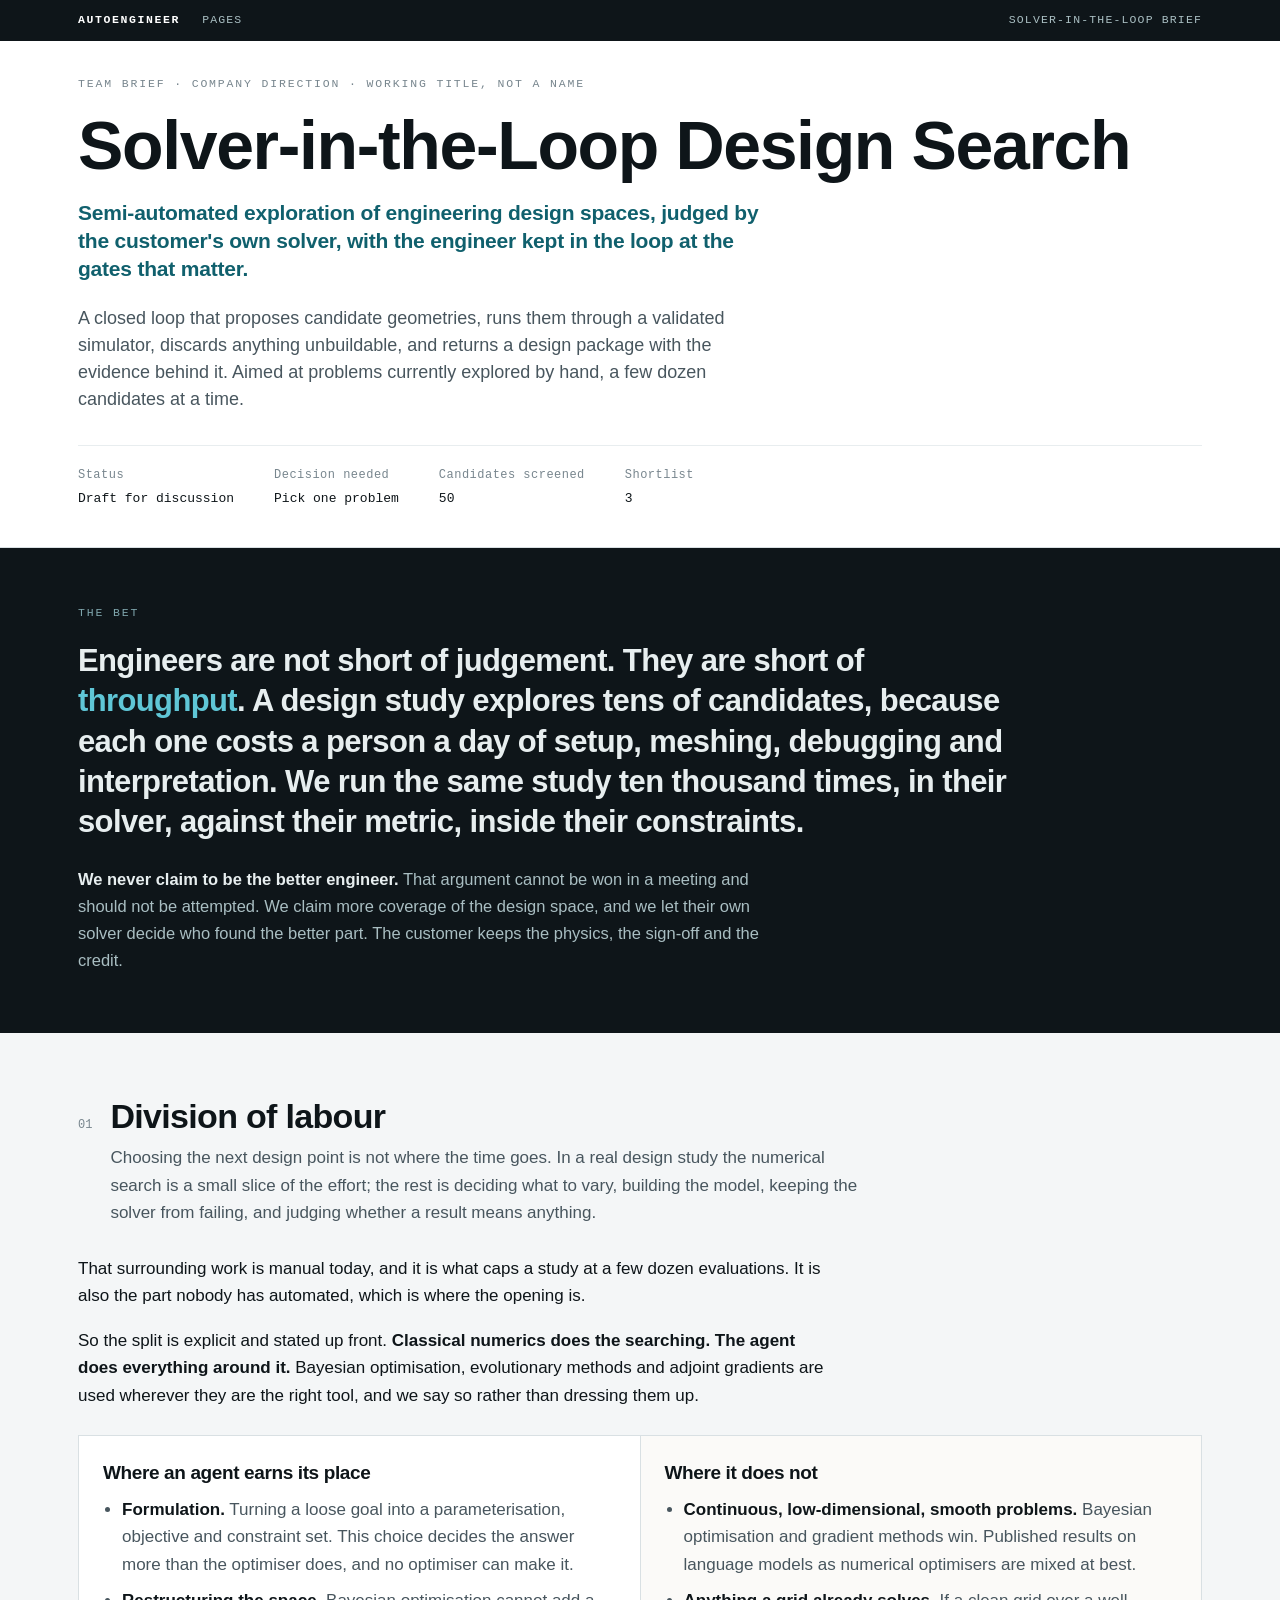
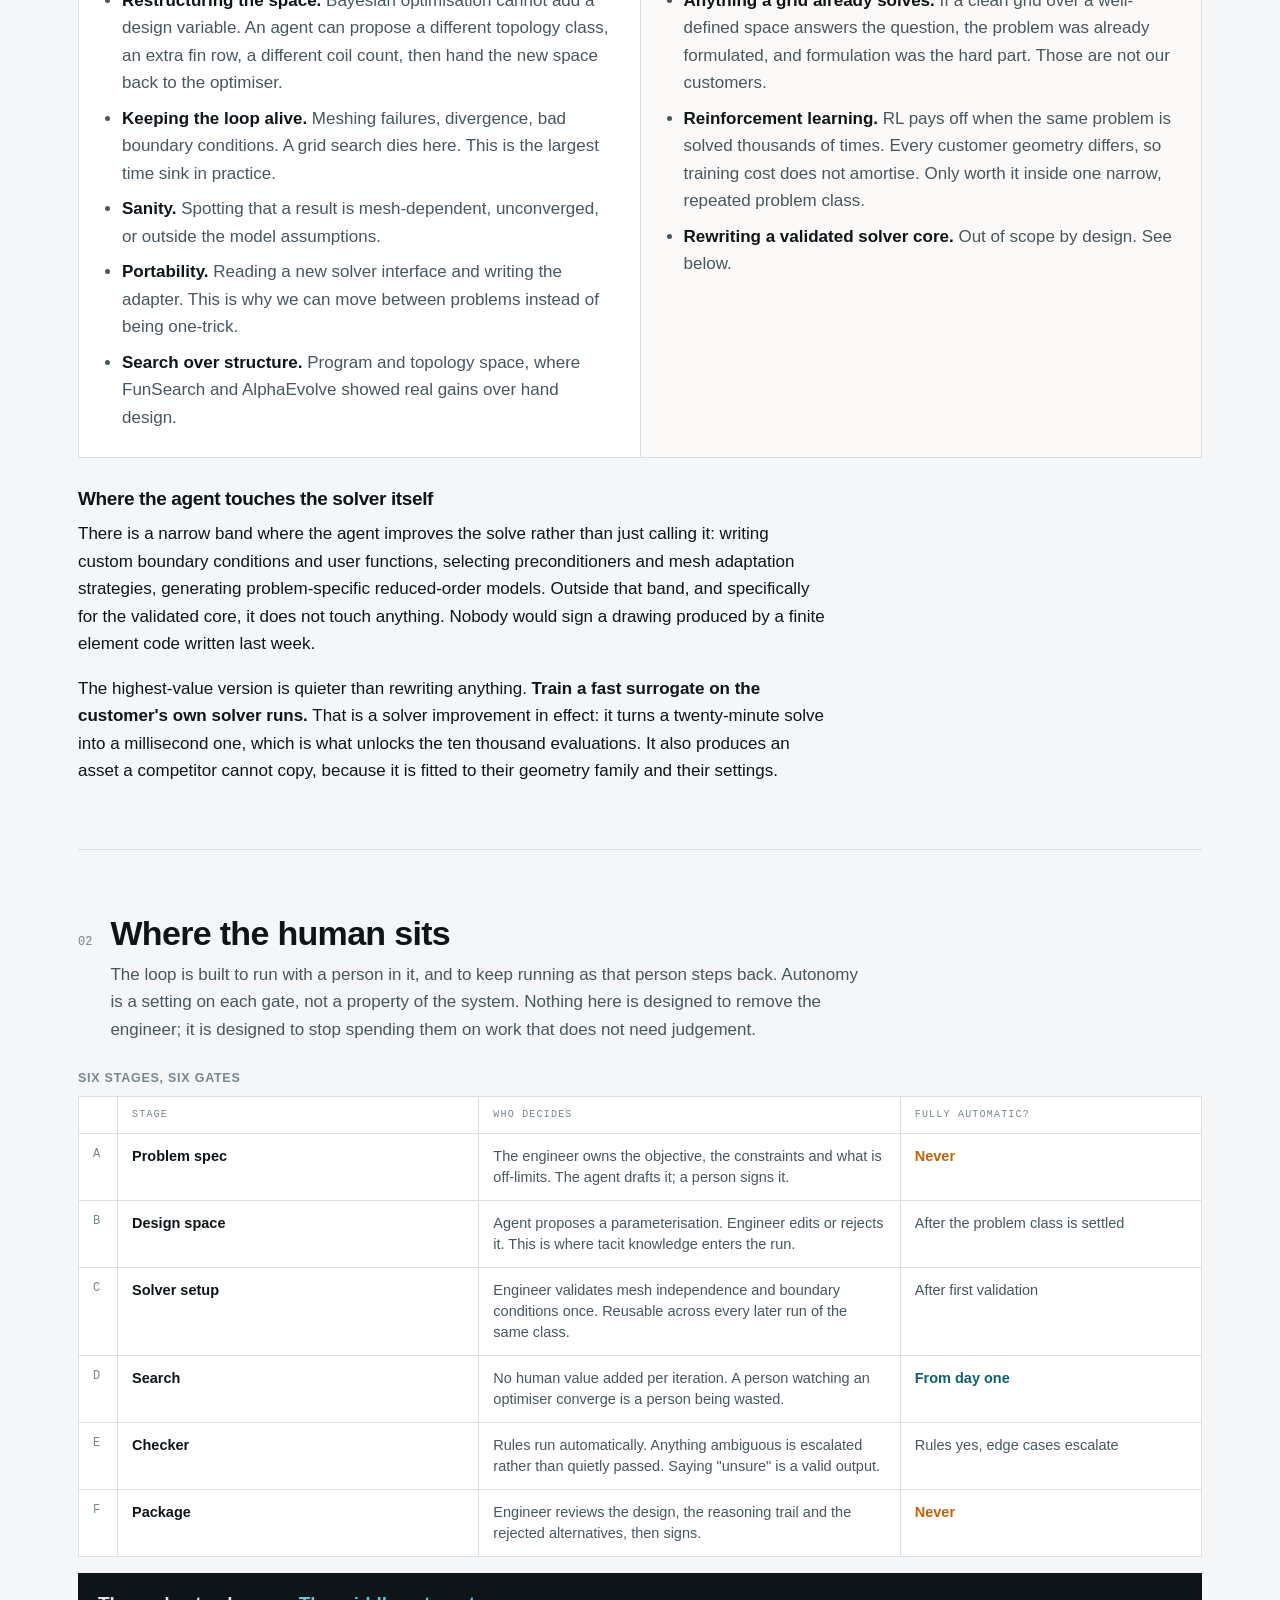
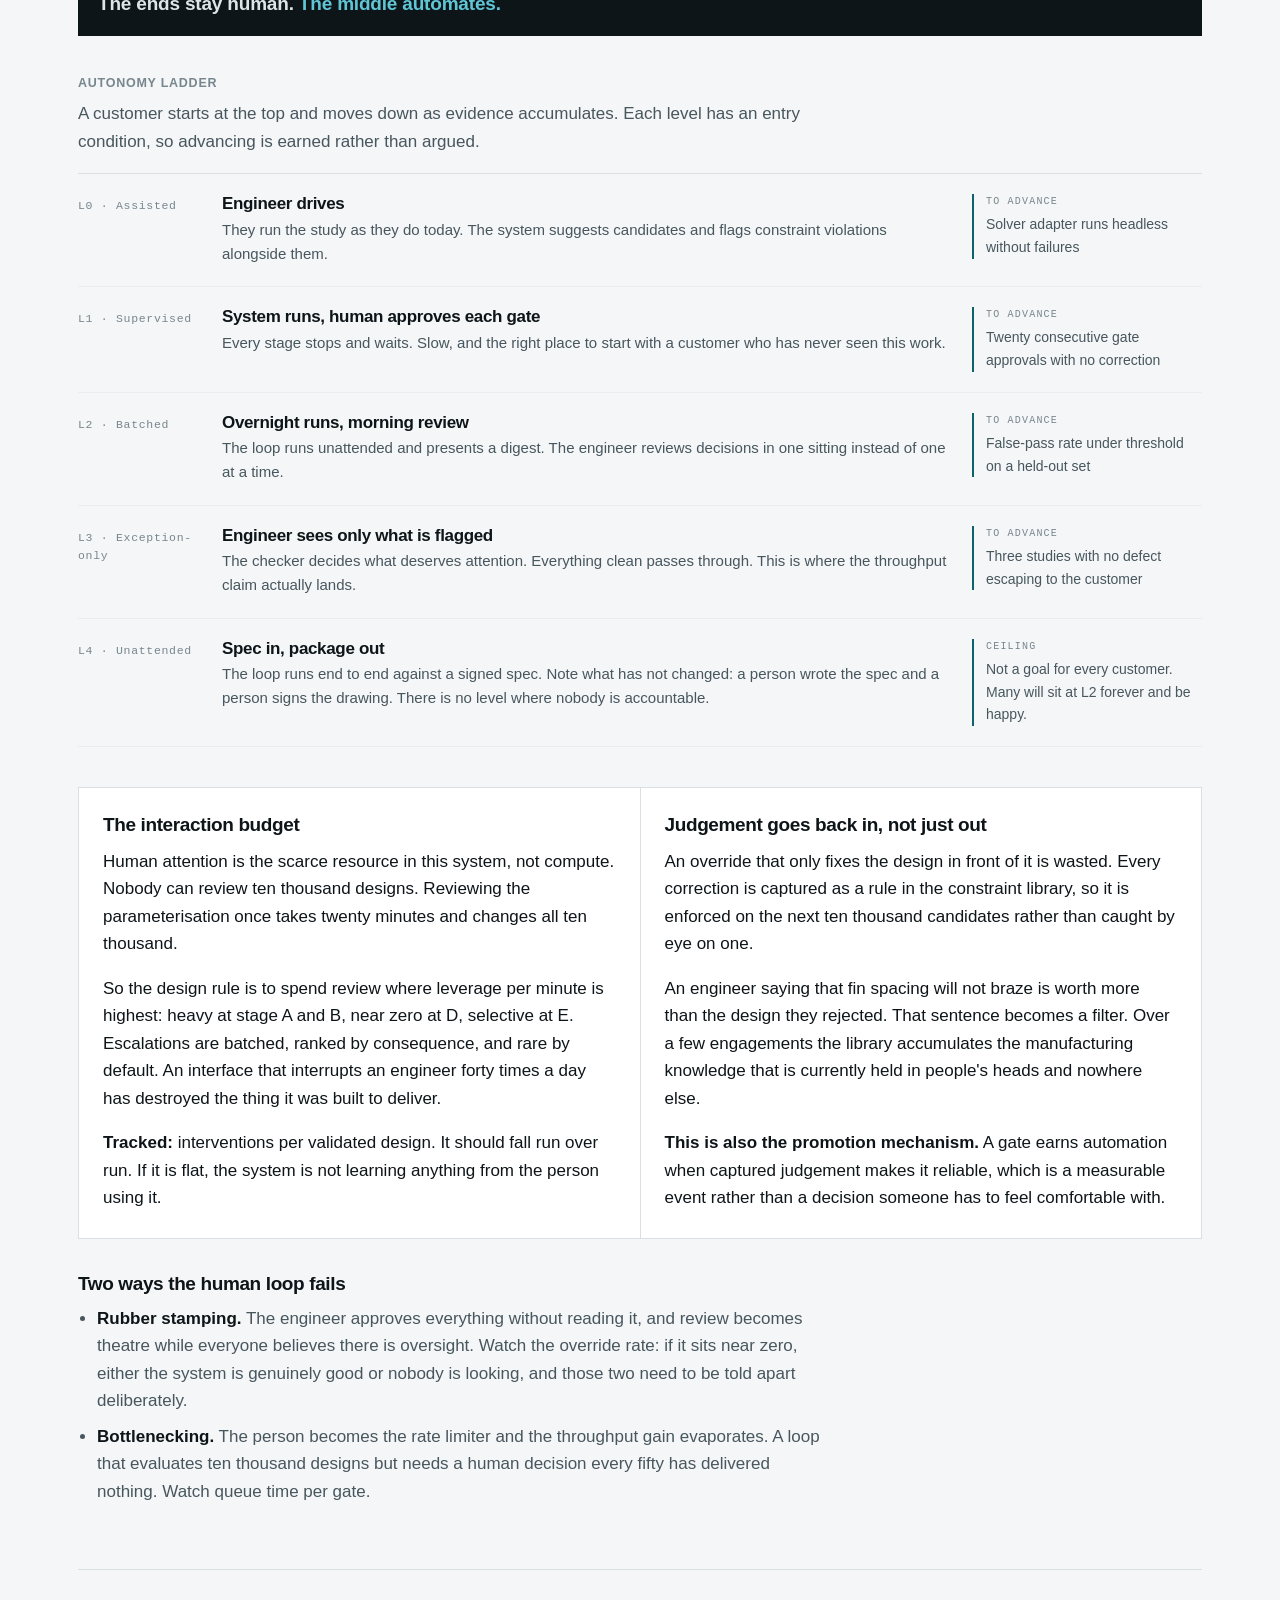
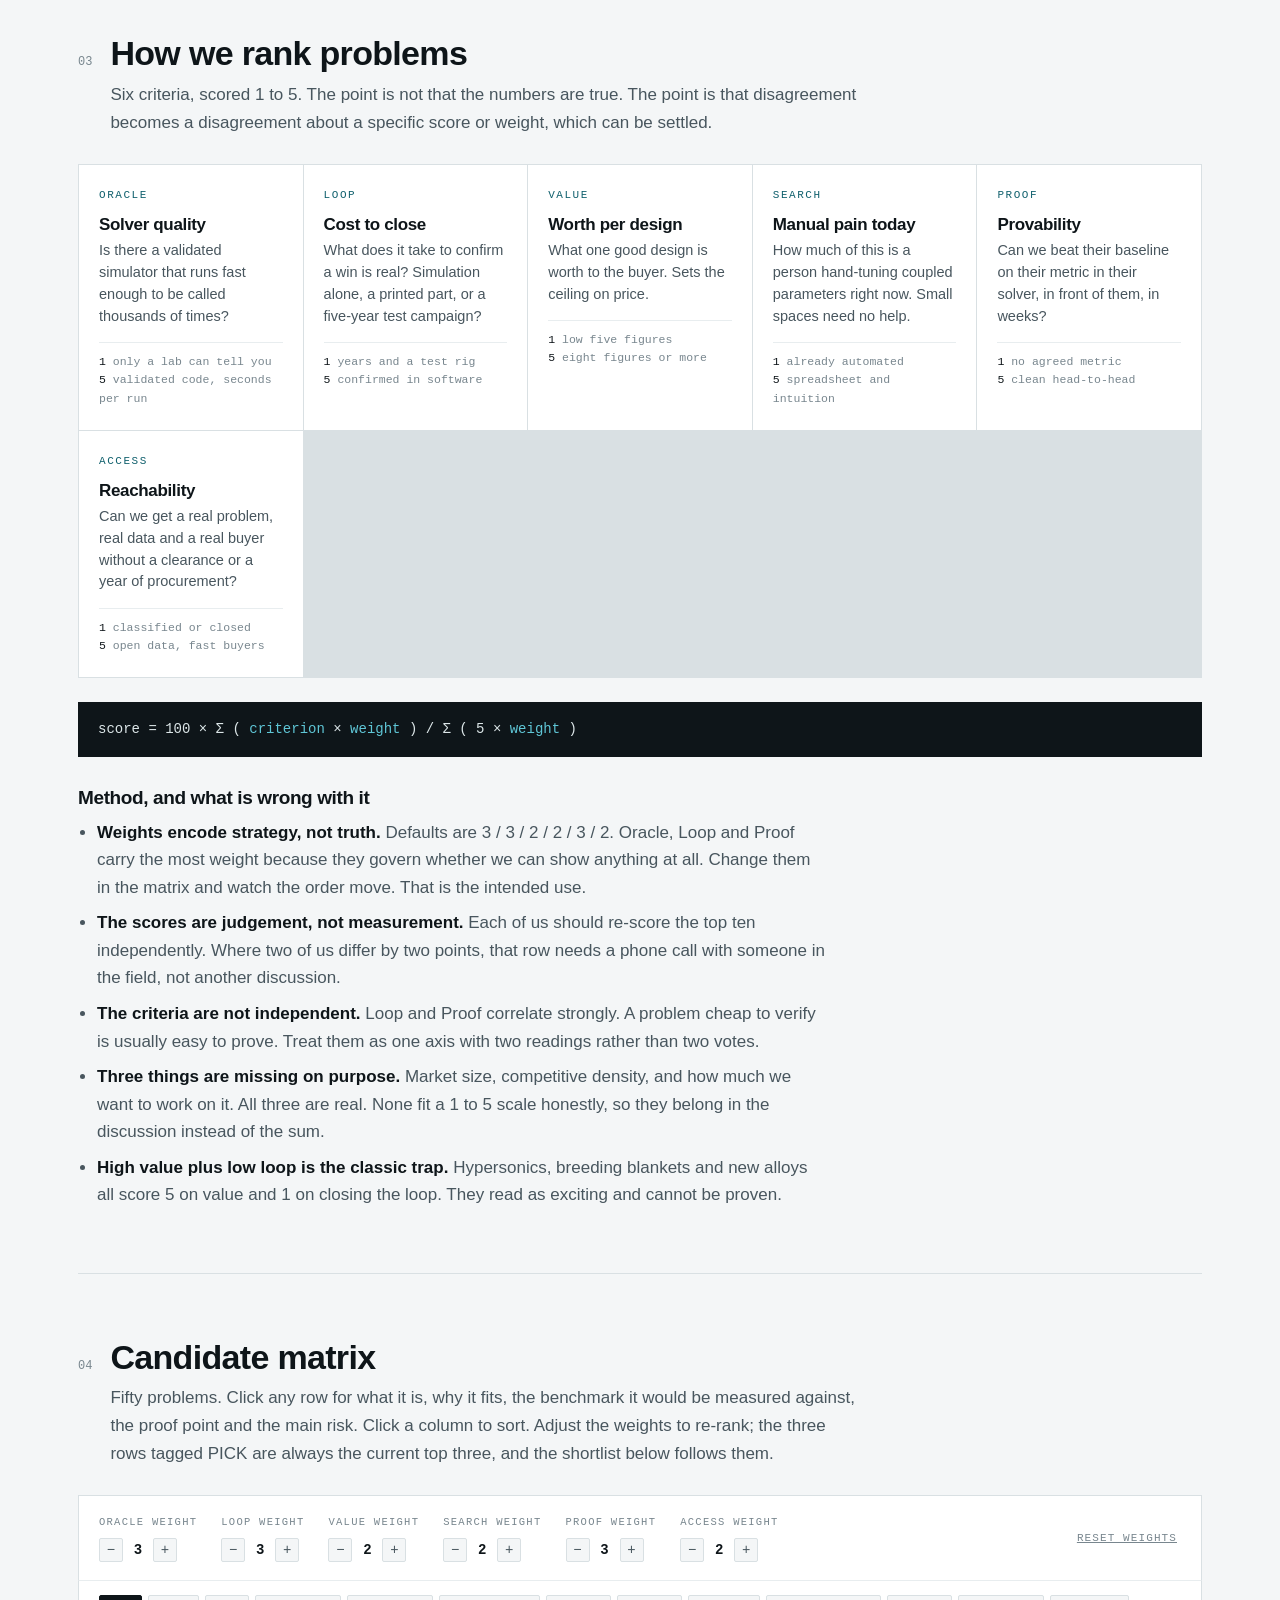
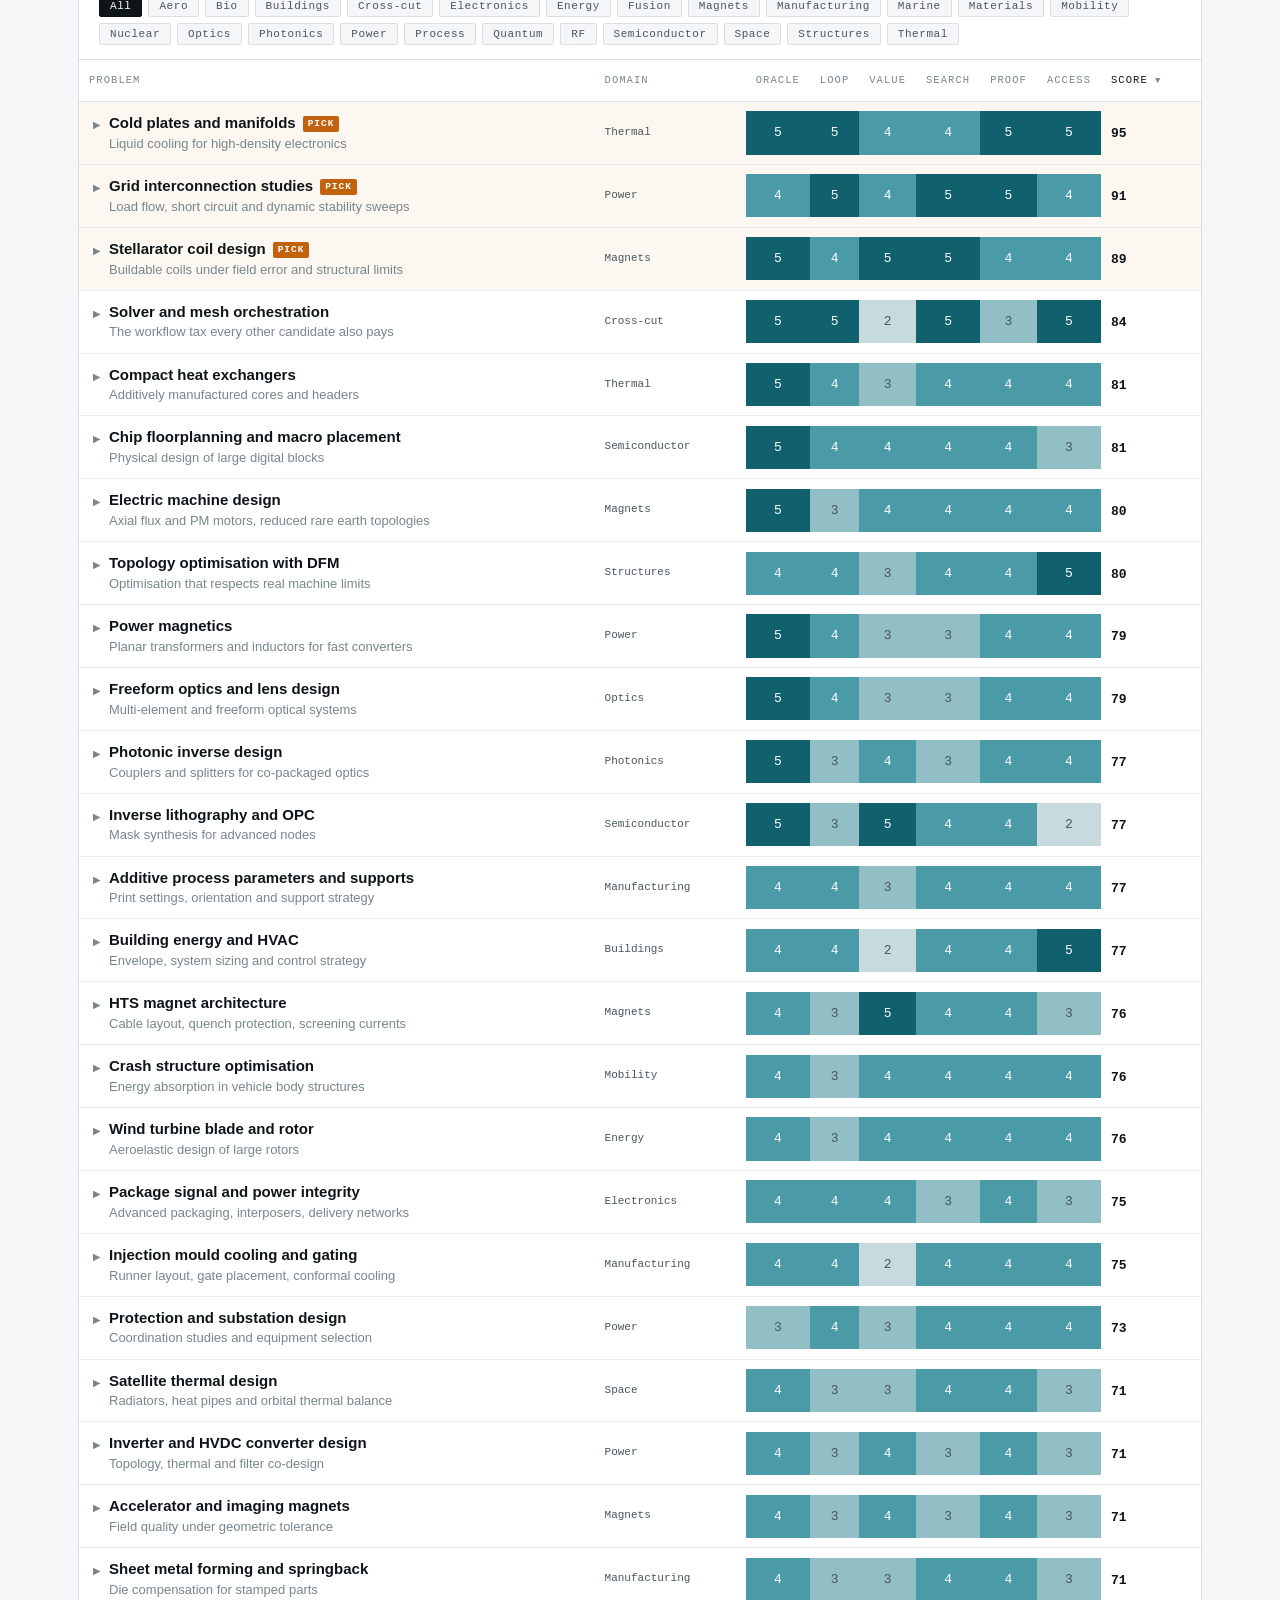
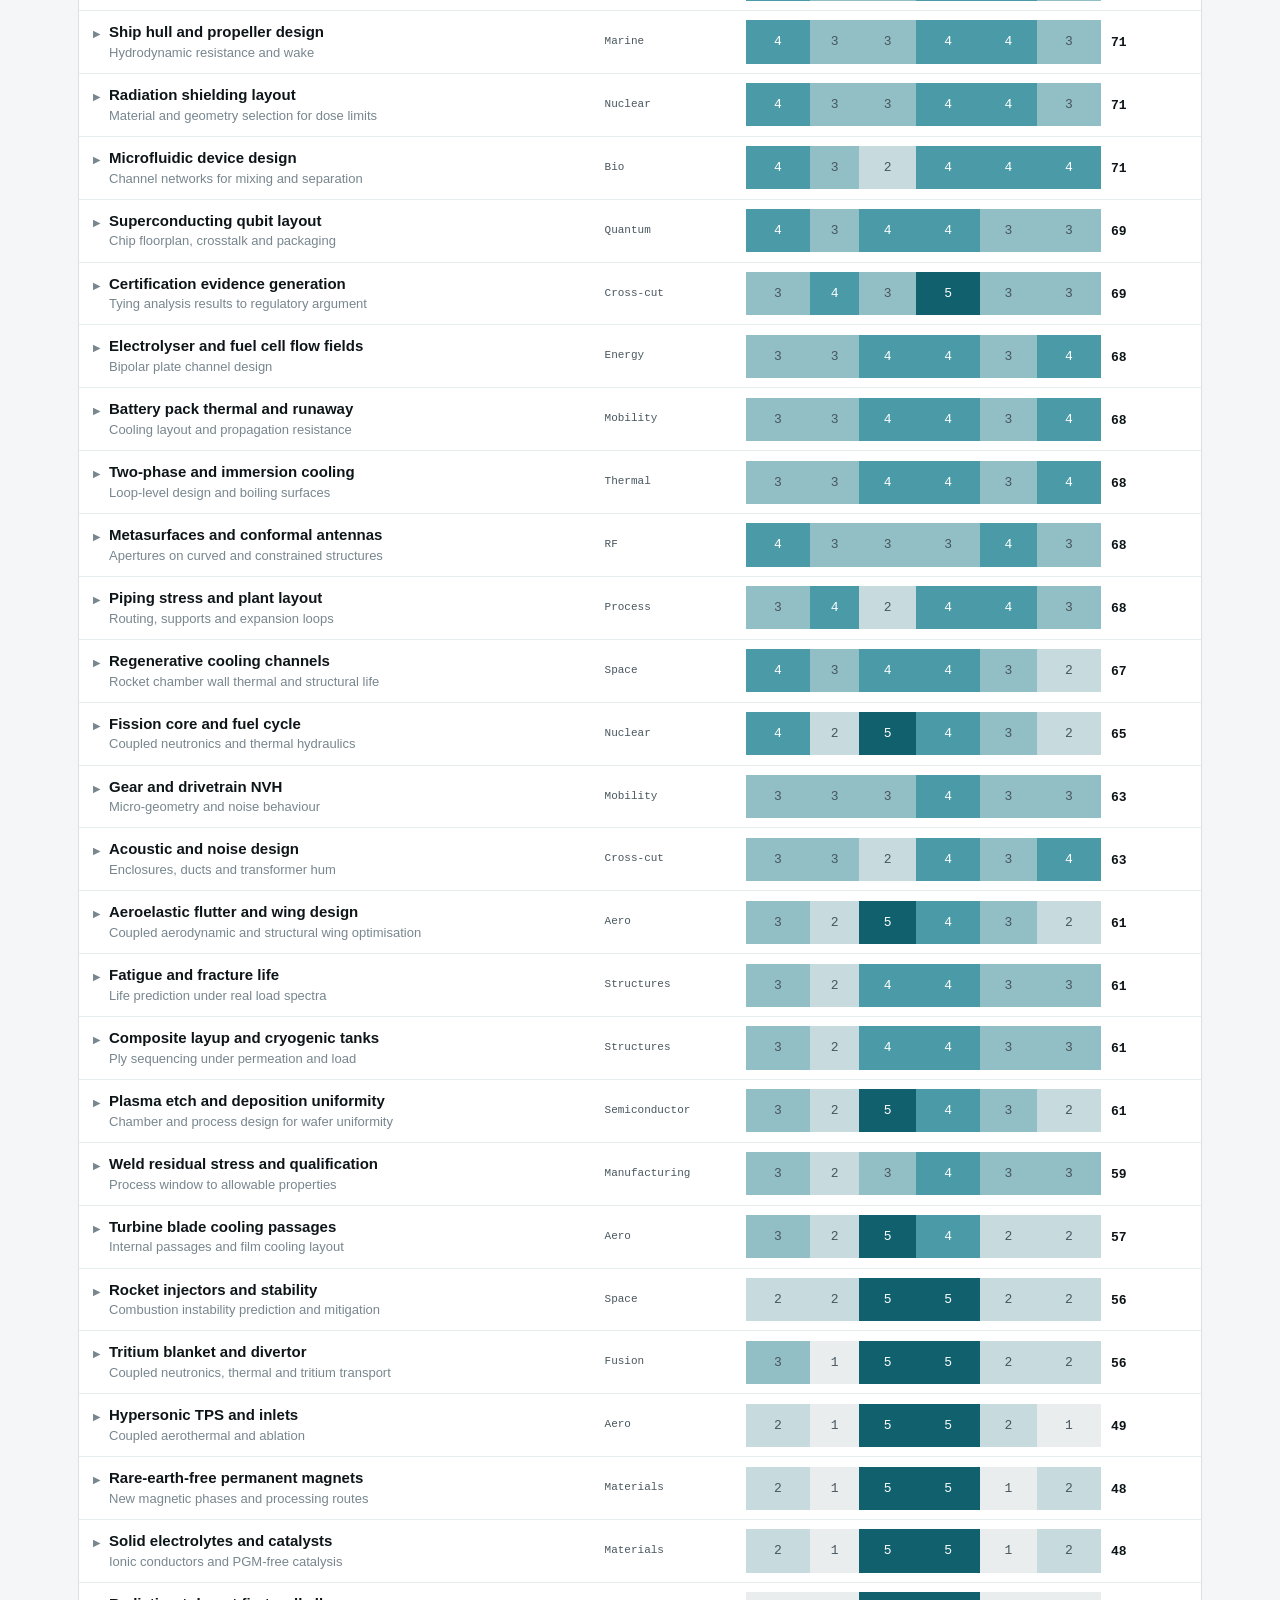
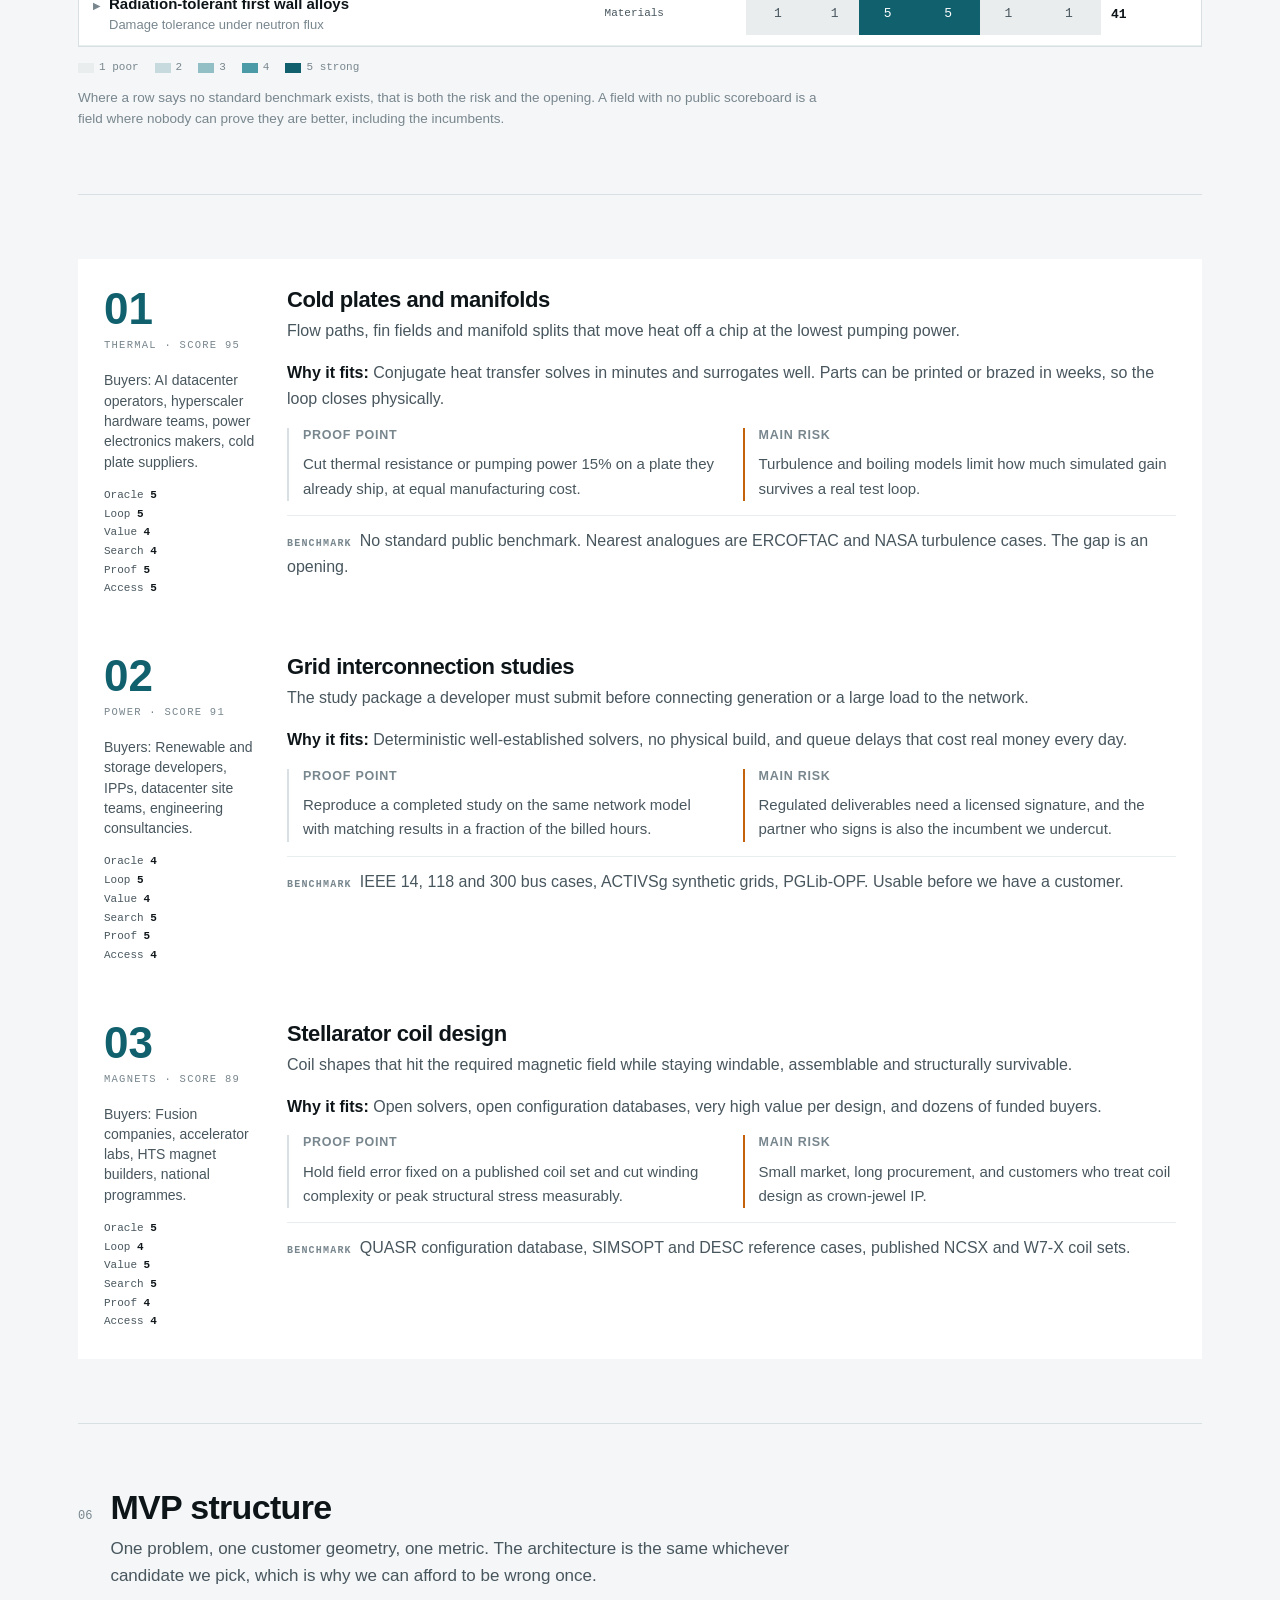
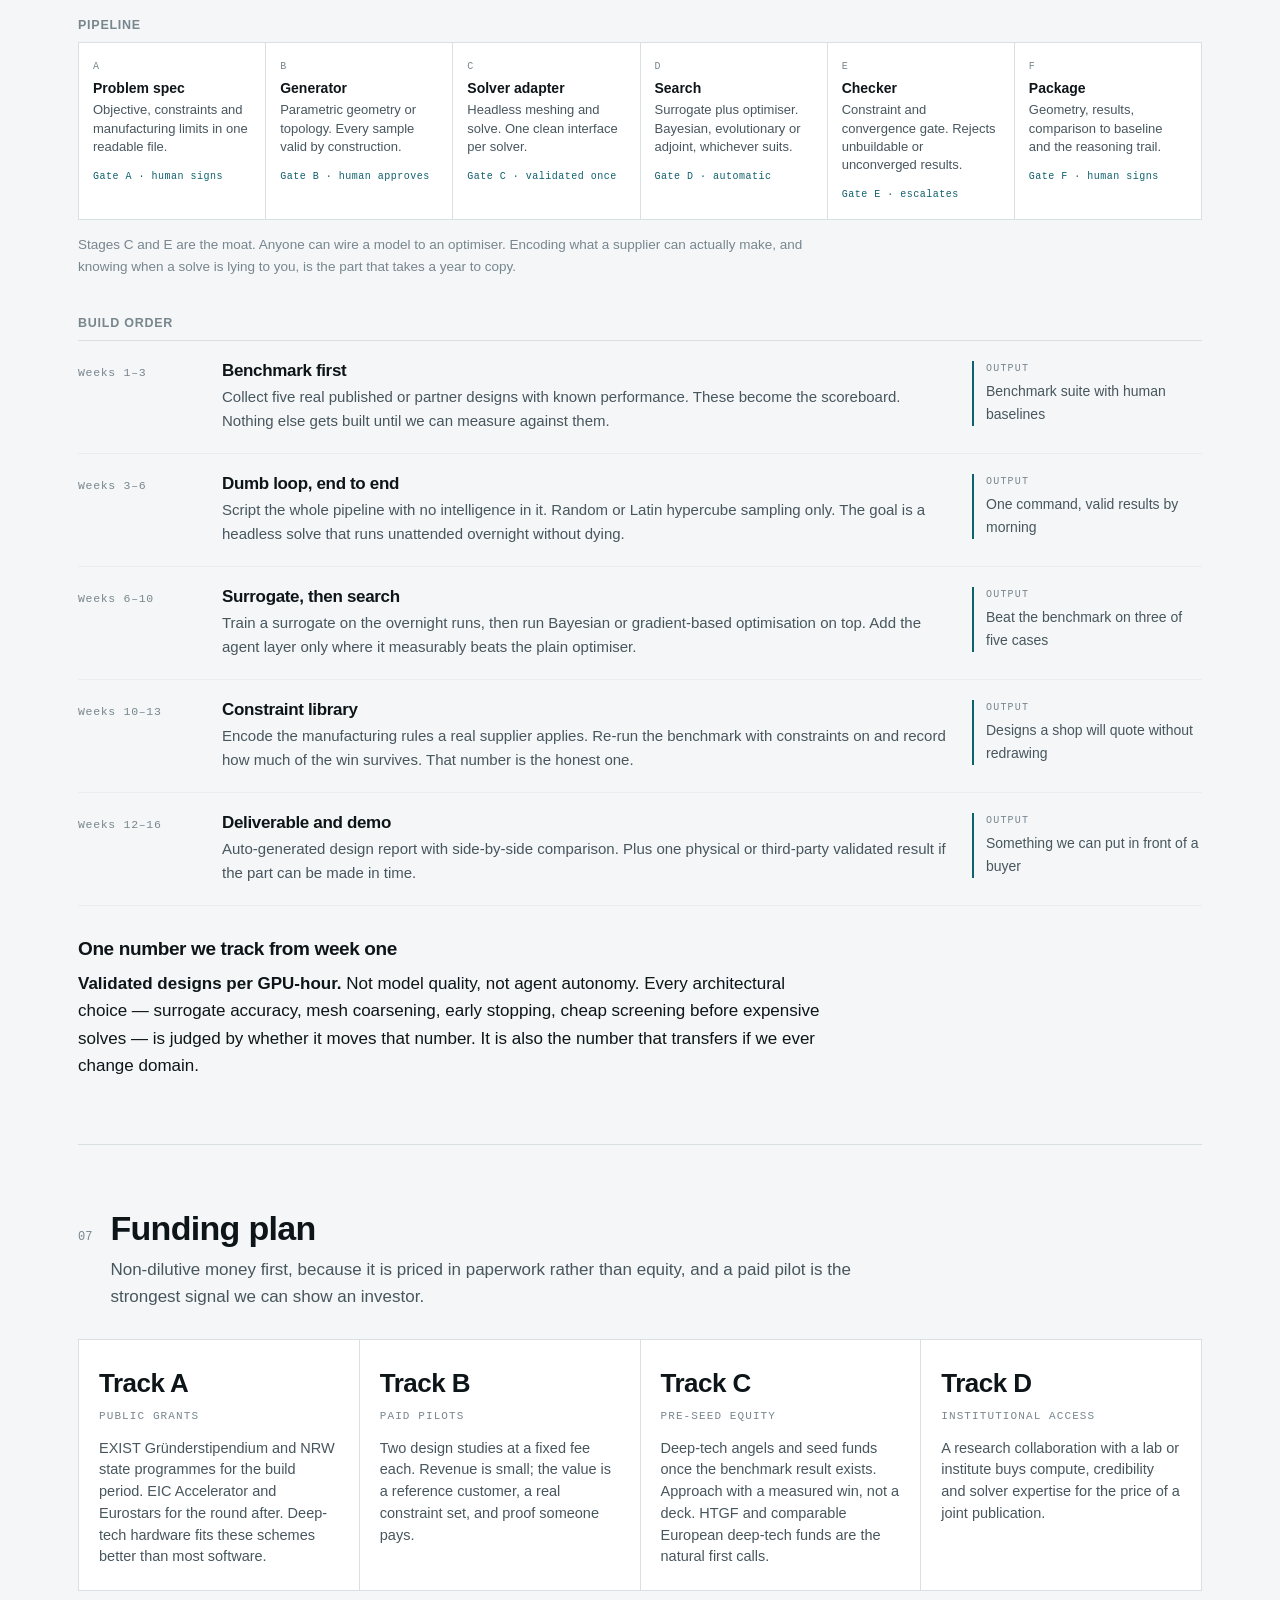
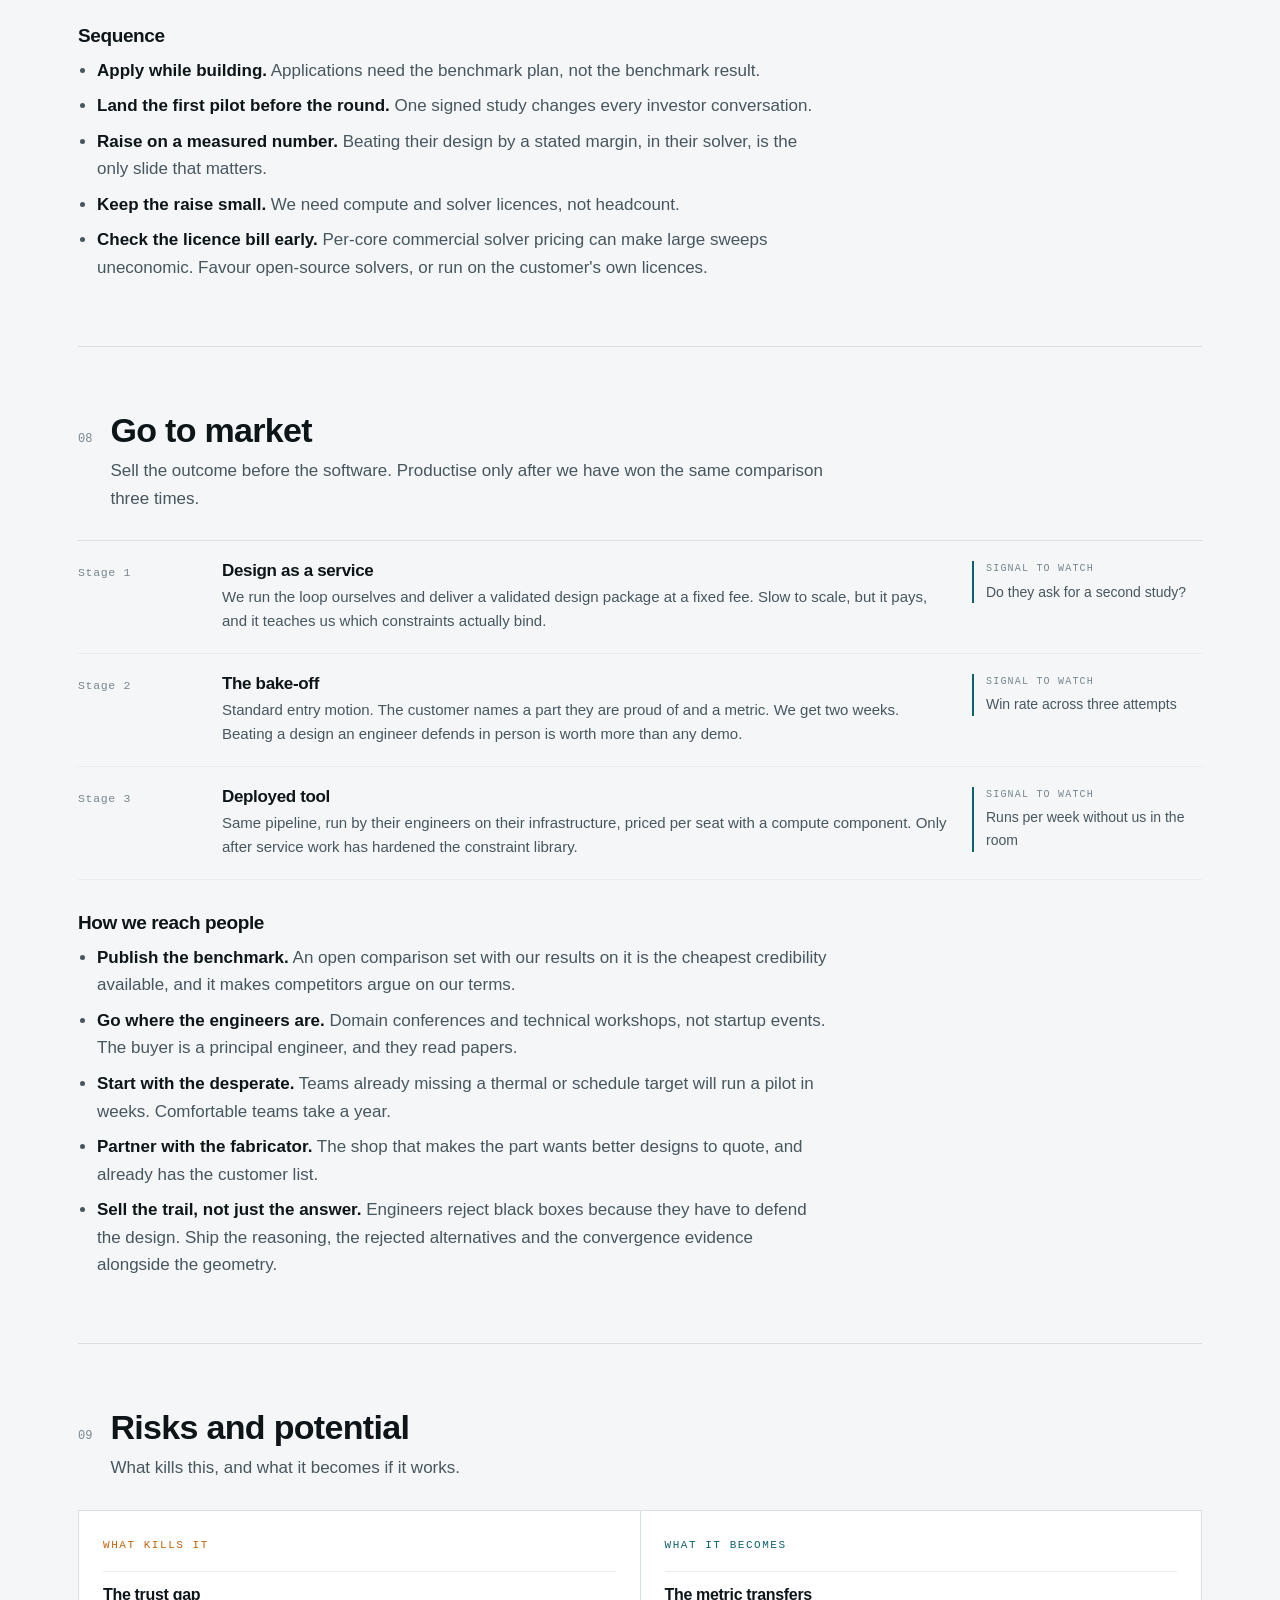
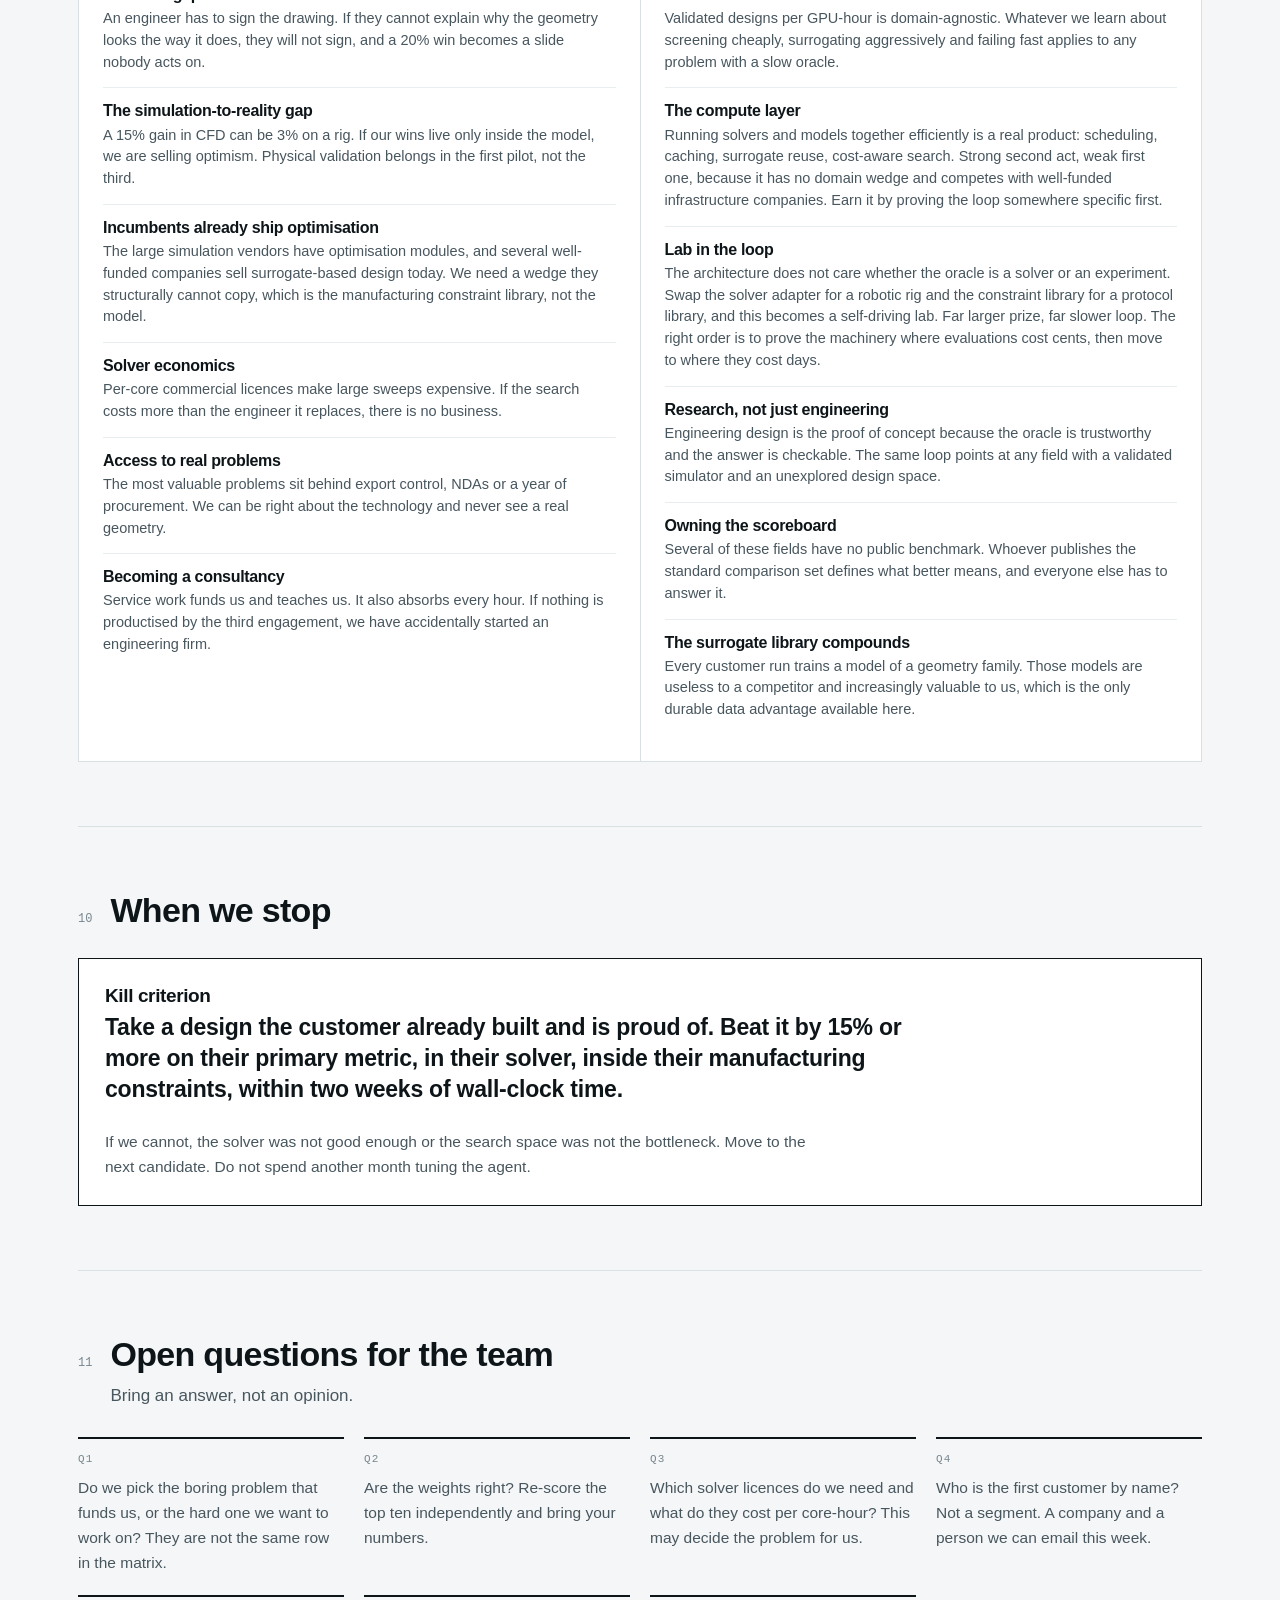
<file: pages/solver-in-the-loop-brief.html>
<!DOCTYPE html>
<html lang="en">
<head>
<meta charset="utf-8">
<meta name="viewport" content="width=device-width, initial-scale=1">
<meta name="robots" content="noindex, nofollow">
<title>Solver-in-the-Loop Design Search — Team Brief</title>
<link rel="stylesheet" href="../assets/site.css">
</head>
<body>

<nav class="sitebar"><div class="wrap">
  <a class="home" href="../">autoengineer</a>
  <a href="../#pages">Pages</a>
  <span class="sp">Solver-in-the-loop brief</span>
</div></nav>

<header class="masthead">
  <div class="wrap">
    <div class="eyebrow">Team brief · Company direction · Working title, not a name</div>
    <h1>Solver-in-the-Loop Design Search</h1>
    <p class="tagline">Semi-automated exploration of engineering design spaces, judged by the customer's own solver, with the engineer kept in the loop at the gates that matter.</p>
    <p class="lede">A closed loop that proposes candidate geometries, runs them through a validated simulator, discards anything unbuildable, and returns a design package with the evidence behind it. Aimed at problems currently explored by hand, a few dozen candidates at a time.</p>
    <div class="metabar">
      <div>Status<b>Draft for discussion</b></div>
      <div>Decision needed<b>Pick one problem</b></div>
      <div>Candidates screened<b>50</b></div>
      <div>Shortlist<b>3</b></div>
    </div>
  </div>
</header>

<div class="thesis">
  <div class="wrap">
    <div class="k">The bet</div>
    <p class="big">Engineers are not short of judgement. They are short of <em>throughput</em>. A design study explores tens of candidates, because each one costs a person a day of setup, meshing, debugging and interpretation. We run the same study ten thousand times, in their solver, against their metric, inside their constraints.</p>
    <p class="sm"><b>We never claim to be the better engineer.</b> That argument cannot be won in a meeting and should not be attempted. We claim more coverage of the design space, and we let their own solver decide who found the better part. The customer keeps the physics, the sign-off and the credit.</p>
  </div>
</div>

<main class="wrap">

<section id="agent">
  <div class="shead"><div class="snum">01</div><div>
    <h2>Division of labour</h2>
    <p class="sub">Choosing the next design point is not where the time goes. In a real design study the numerical search is a small slice of the effort; the rest is deciding what to vary, building the model, keeping the solver from failing, and judging whether a result means anything.</p>
  </div></div>

  <div class="prose" style="margin-bottom:26px">
    <p>That surrounding work is manual today, and it is what caps a study at a few dozen evaluations. It is also the part nobody has automated, which is where the opening is.</p>
    <p>So the split is explicit and stated up front. <strong>Classical numerics does the searching. The agent does everything around it.</strong> Bayesian optimisation, evolutionary methods and adjoint gradients are used wherever they are the right tool, and we say so rather than dressing them up.</p>
  </div>

  <div class="two neg">
    <div>
      <h3>Where an agent earns its place</h3>
      <ul class="tight">
        <li><strong>Formulation.</strong> Turning a loose goal into a parameterisation, objective and constraint set. This choice decides the answer more than the optimiser does, and no optimiser can make it.</li>
        <li><strong>Restructuring the space.</strong> Bayesian optimisation cannot add a design variable. An agent can propose a different topology class, an extra fin row, a different coil count, then hand the new space back to the optimiser.</li>
        <li><strong>Keeping the loop alive.</strong> Meshing failures, divergence, bad boundary conditions. A grid search dies here. This is the largest time sink in practice.</li>
        <li><strong>Sanity.</strong> Spotting that a result is mesh-dependent, unconverged, or outside the model assumptions.</li>
        <li><strong>Portability.</strong> Reading a new solver interface and writing the adapter. This is why we can move between problems instead of being one-trick.</li>
        <li><strong>Search over structure.</strong> Program and topology space, where FunSearch and AlphaEvolve showed real gains over hand design.</li>
      </ul>
    </div>
    <div>
      <h3>Where it does not</h3>
      <ul class="tight">
        <li><strong>Continuous, low-dimensional, smooth problems.</strong> Bayesian optimisation and gradient methods win. Published results on language models as numerical optimisers are mixed at best.</li>
        <li><strong>Anything a grid already solves.</strong> If a clean grid over a well-defined space answers the question, the problem was already formulated, and formulation was the hard part. Those are not our customers.</li>
        <li><strong>Reinforcement learning.</strong> RL pays off when the same problem is solved thousands of times. Every customer geometry differs, so training cost does not amortise. Only worth it inside one narrow, repeated problem class.</li>
        <li><strong>Rewriting a validated solver core.</strong> Out of scope by design. See below.</li>
      </ul>
    </div>
  </div>

  <div class="prose" style="margin-top:30px">
    <h3 style="margin-bottom:10px">Where the agent touches the solver itself</h3>
    <p>There is a narrow band where the agent improves the solve rather than just calling it: writing custom boundary conditions and user functions, selecting preconditioners and mesh adaptation strategies, generating problem-specific reduced-order models. Outside that band, and specifically for the validated core, it does not touch anything. Nobody would sign a drawing produced by a finite element code written last week.</p>
    <p>The highest-value version is quieter than rewriting anything. <strong>Train a fast surrogate on the customer's own solver runs.</strong> That is a solver improvement in effect: it turns a twenty-minute solve into a millisecond one, which is what unlocks the ten thousand evaluations. It also produces an asset a competitor cannot copy, because it is fitted to their geometry family and their settings.</p>
  </div>
</section>

<section id="human">
  <div class="shead"><div class="snum">02</div><div>
    <h2>Where the human sits</h2>
    <p class="sub">The loop is built to run with a person in it, and to keep running as that person steps back. Autonomy is a setting on each gate, not a property of the system. Nothing here is designed to remove the engineer; it is designed to stop spending them on work that does not need judgement.</p>
  </div></div>

  <h4>Six stages, six gates</h4>
  <div class="gates">
    <div class="hd"></div><div class="hd">Stage</div><div class="hd">Who decides</div><div class="hd">Fully automatic?</div>

    <div class="st">A</div><div class="nm">Problem spec</div>
    <div>The engineer owns the objective, the constraints and what is off-limits. The agent drafts it; a person signs it.</div>
    <div class="never">Never</div>

    <div class="st">B</div><div class="nm">Design space</div>
    <div>Agent proposes a parameterisation. Engineer edits or rejects it. This is where tacit knowledge enters the run.</div>
    <div>After the problem class is settled</div>

    <div class="st">C</div><div class="nm">Solver setup</div>
    <div>Engineer validates mesh independence and boundary conditions once. Reusable across every later run of the same class.</div>
    <div>After first validation</div>

    <div class="st">D</div><div class="nm">Search</div>
    <div>No human value added per iteration. A person watching an optimiser converge is a person being wasted.</div>
    <div class="auto">From day one</div>

    <div class="st">E</div><div class="nm">Checker</div>
    <div>Rules run automatically. Anything ambiguous is escalated rather than quietly passed. Saying "unsure" is a valid output.</div>
    <div>Rules yes, edge cases escalate</div>

    <div class="st">F</div><div class="nm">Package</div>
    <div>Engineer reviews the design, the reasoning trail and the rejected alternatives, then signs.</div>
    <div class="never">Never</div>
  </div>
  <div class="pattern">The ends stay human. <em>The middle automates.</em></div>

  <h4 style="margin-top:40px">Autonomy ladder</h4>
  <p class="sub" style="margin-bottom:18px">A customer starts at the top and moves down as evidence accumulates. Each level has an entry condition, so advancing is earned rather than argued.</p>
  <div class="steps">
    <div class="step"><div class="w">L0 · Assisted</div>
      <div><h3>Engineer drives</h3><p>They run the study as they do today. The system suggests candidates and flags constraint violations alongside them.</p></div>
      <div class="out"><b>To advance</b>Solver adapter runs headless without failures</div></div>
    <div class="step"><div class="w">L1 · Supervised</div>
      <div><h3>System runs, human approves each gate</h3><p>Every stage stops and waits. Slow, and the right place to start with a customer who has never seen this work.</p></div>
      <div class="out"><b>To advance</b>Twenty consecutive gate approvals with no correction</div></div>
    <div class="step"><div class="w">L2 · Batched</div>
      <div><h3>Overnight runs, morning review</h3><p>The loop runs unattended and presents a digest. The engineer reviews decisions in one sitting instead of one at a time.</p></div>
      <div class="out"><b>To advance</b>False-pass rate under threshold on a held-out set</div></div>
    <div class="step"><div class="w">L3 · Exception-only</div>
      <div><h3>Engineer sees only what is flagged</h3><p>The checker decides what deserves attention. Everything clean passes through. This is where the throughput claim actually lands.</p></div>
      <div class="out"><b>To advance</b>Three studies with no defect escaping to the customer</div></div>
    <div class="step"><div class="w">L4 · Unattended</div>
      <div><h3>Spec in, package out</h3><p>The loop runs end to end against a signed spec. Note what has not changed: a person wrote the spec and a person signs the drawing. There is no level where nobody is accountable.</p></div>
      <div class="out"><b>Ceiling</b>Not a goal for every customer. Many will sit at L2 forever and be happy.</div></div>
  </div>

  <div class="two" style="margin-top:40px">
    <div>
      <h3>The interaction budget</h3>
      <p>Human attention is the scarce resource in this system, not compute. Nobody can review ten thousand designs. Reviewing the parameterisation once takes twenty minutes and changes all ten thousand.</p>
      <p>So the design rule is to spend review where leverage per minute is highest: heavy at stage A and B, near zero at D, selective at E. Escalations are batched, ranked by consequence, and rare by default. An interface that interrupts an engineer forty times a day has destroyed the thing it was built to deliver.</p>
      <p><strong>Tracked:</strong> interventions per validated design. It should fall run over run. If it is flat, the system is not learning anything from the person using it.</p>
    </div>
    <div>
      <h3>Judgement goes back in, not just out</h3>
      <p>An override that only fixes the design in front of it is wasted. Every correction is captured as a rule in the constraint library, so it is enforced on the next ten thousand candidates rather than caught by eye on one.</p>
      <p>An engineer saying that fin spacing will not braze is worth more than the design they rejected. That sentence becomes a filter. Over a few engagements the library accumulates the manufacturing knowledge that is currently held in people's heads and nowhere else.</p>
      <p><strong>This is also the promotion mechanism.</strong> A gate earns automation when captured judgement makes it reliable, which is a measurable event rather than a decision someone has to feel comfortable with.</p>
    </div>
  </div>

  <div class="prose" style="margin-top:34px">
    <h3 style="margin-bottom:10px">Two ways the human loop fails</h3>
    <ul class="tight">
      <li><strong>Rubber stamping.</strong> The engineer approves everything without reading it, and review becomes theatre while everyone believes there is oversight. Watch the override rate: if it sits near zero, either the system is genuinely good or nobody is looking, and those two need to be told apart deliberately.</li>
      <li><strong>Bottlenecking.</strong> The person becomes the rate limiter and the throughput gain evaporates. A loop that evaluates ten thousand designs but needs a human decision every fifty has delivered nothing. Watch queue time per gate.</li>
    </ul>
  </div>
</section>

<section id="ranking">
  <div class="shead"><div class="snum">03</div><div>
    <h2>How we rank problems</h2>
    <p class="sub">Six criteria, scored 1 to 5. The point is not that the numbers are true. The point is that disagreement becomes a disagreement about a specific score or weight, which can be settled.</p>
  </div></div>

  <div class="crit">
    <div><div class="tag">Oracle</div><h3>Solver quality</h3>
      <p>Is there a validated simulator that runs fast enough to be called thousands of times?</p>
      <div class="anch"><b>1</b> only a lab can tell you<br><b>5</b> validated code, seconds per run</div></div>
    <div><div class="tag">Loop</div><h3>Cost to close</h3>
      <p>What does it take to confirm a win is real? Simulation alone, a printed part, or a five-year test campaign?</p>
      <div class="anch"><b>1</b> years and a test rig<br><b>5</b> confirmed in software</div></div>
    <div><div class="tag">Value</div><h3>Worth per design</h3>
      <p>What one good design is worth to the buyer. Sets the ceiling on price.</p>
      <div class="anch"><b>1</b> low five figures<br><b>5</b> eight figures or more</div></div>
    <div><div class="tag">Search</div><h3>Manual pain today</h3>
      <p>How much of this is a person hand-tuning coupled parameters right now. Small spaces need no help.</p>
      <div class="anch"><b>1</b> already automated<br><b>5</b> spreadsheet and intuition</div></div>
    <div><div class="tag">Proof</div><h3>Provability</h3>
      <p>Can we beat their baseline on their metric in their solver, in front of them, in weeks?</p>
      <div class="anch"><b>1</b> no agreed metric<br><b>5</b> clean head-to-head</div></div>
    <div><div class="tag">Access</div><h3>Reachability</h3>
      <p>Can we get a real problem, real data and a real buyer without a clearance or a year of procurement?</p>
      <div class="anch"><b>1</b> classified or closed<br><b>5</b> open data, fast buyers</div></div>
  </div>

  <div class="formula">score = 100 &times; &Sigma; ( <span>criterion</span> &times; <span>weight</span> ) / &Sigma; ( 5 &times; <span>weight</span> )</div>

  <div class="prose" style="margin-top:30px">
    <h3 style="margin-bottom:10px">Method, and what is wrong with it</h3>
    <ul class="tight">
      <li><strong>Weights encode strategy, not truth.</strong> Defaults are 3 / 3 / 2 / 2 / 3 / 2. Oracle, Loop and Proof carry the most weight because they govern whether we can show anything at all. Change them in the matrix and watch the order move. That is the intended use.</li>
      <li><strong>The scores are judgement, not measurement.</strong> Each of us should re-score the top ten independently. Where two of us differ by two points, that row needs a phone call with someone in the field, not another discussion.</li>
      <li><strong>The criteria are not independent.</strong> Loop and Proof correlate strongly. A problem cheap to verify is usually easy to prove. Treat them as one axis with two readings rather than two votes.</li>
      <li><strong>Three things are missing on purpose.</strong> Market size, competitive density, and how much we want to work on it. All three are real. None fit a 1 to 5 scale honestly, so they belong in the discussion instead of the sum.</li>
      <li><strong>High value plus low loop is the classic trap.</strong> Hypersonics, breeding blankets and new alloys all score 5 on value and 1 on closing the loop. They read as exciting and cannot be proven.</li>
    </ul>
  </div>
</section>

<section id="matrix">
  <div class="shead"><div class="snum">04</div><div>
    <h2>Candidate matrix</h2>
    <p class="sub">Fifty problems. Click any row for what it is, why it fits, the benchmark it would be measured against, the proof point and the main risk. Click a column to sort. Adjust the weights to re-rank; the three rows tagged PICK are always the current top three, and the shortlist below follows them.</p>
  </div></div>

  <div class="controls" id="weights"></div>
  <div class="chips" id="chips"></div>
  <div class="tscroll">
    <table id="matrix">
      <thead>
        <tr>
          <th>Problem</th><th>Domain</th>
          <th class="sortable" data-k="oracle" tabindex="0" role="button">Oracle</th>
          <th class="sortable" data-k="loop" tabindex="0" role="button">Loop</th>
          <th class="sortable" data-k="value" tabindex="0" role="button">Value</th>
          <th class="sortable" data-k="search" tabindex="0" role="button">Search</th>
          <th class="sortable" data-k="proof" tabindex="0" role="button">Proof</th>
          <th class="sortable" data-k="access" tabindex="0" role="button">Access</th>
          <th class="sortable" data-k="total" aria-sort="descending" tabindex="0" role="button">Score</th>
        </tr>
      </thead>
      <tbody id="rows"></tbody>
    </table>
  </div>
  <div class="legend">
    <span class="sw"><i style="background:var(--s1)"></i>1 poor</span>
    <span class="sw"><i style="background:var(--s2)"></i>2</span>
    <span class="sw"><i style="background:var(--s3)"></i>3</span>
    <span class="sw"><i style="background:var(--s4)"></i>4</span>
    <span class="sw"><i style="background:var(--s5)"></i>5 strong</span>
  </div>
  <p class="hint">Where a row says no standard benchmark exists, that is both the risk and the opening. A field with no public scoreboard is a field where nobody can prove they are better, including the incumbents.</p>
</section>

<section id="picks">
  <div class="shead"><div class="snum">05</div><div>
    <h2>The three to start with</h2>
    <p class="sub"><span class="live">Live</span> This shortlist is the current top three of the matrix above. Change the weights and it changes with them. Ordered by score, which favours what we can prove quickly over what is most interesting.</p>
  </div></div>
  <div class="picks" id="picks"></div>
  <p class="hint">If a weighting produces a shortlist nobody in the room believes, the weighting is wrong or a score is wrong. Fix the input rather than overriding the output.</p>
</section>

<section id="mvp">
  <div class="shead"><div class="snum">06</div><div>
    <h2>MVP structure</h2>
    <p class="sub">One problem, one customer geometry, one metric. The architecture is the same whichever candidate we pick, which is why we can afford to be wrong once.</p>
  </div></div>

  <h4>Pipeline</h4>
  <div class="pipe">
    <div><div class="st">A</div><h4>Problem spec</h4><p>Objective, constraints and manufacturing limits in one readable file.</p><div class="who">Gate A · human signs</div></div>
    <div><div class="st">B</div><h4>Generator</h4><p>Parametric geometry or topology. Every sample valid by construction.</p><div class="who">Gate B · human approves</div></div>
    <div><div class="st">C</div><h4>Solver adapter</h4><p>Headless meshing and solve. One clean interface per solver.</p><div class="who">Gate C · validated once</div></div>
    <div><div class="st">D</div><h4>Search</h4><p>Surrogate plus optimiser. Bayesian, evolutionary or adjoint, whichever suits.</p><div class="who">Gate D · automatic</div></div>
    <div><div class="st">E</div><h4>Checker</h4><p>Constraint and convergence gate. Rejects unbuildable or unconverged results.</p><div class="who">Gate E · escalates</div></div>
    <div><div class="st">F</div><h4>Package</h4><p>Geometry, results, comparison to baseline and the reasoning trail.</p><div class="who">Gate F · human signs</div></div>
  </div>
  <p class="hint">Stages C and E are the moat. Anyone can wire a model to an optimiser. Encoding what a supplier can actually make, and knowing when a solve is lying to you, is the part that takes a year to copy.</p>

  <h4 style="margin-top:38px">Build order</h4>
  <div class="steps">
    <div class="step"><div class="w">Weeks 1–3</div>
      <div><h3>Benchmark first</h3><p>Collect five real published or partner designs with known performance. These become the scoreboard. Nothing else gets built until we can measure against them.</p></div>
      <div class="out"><b>Output</b>Benchmark suite with human baselines</div></div>
    <div class="step"><div class="w">Weeks 3–6</div>
      <div><h3>Dumb loop, end to end</h3><p>Script the whole pipeline with no intelligence in it. Random or Latin hypercube sampling only. The goal is a headless solve that runs unattended overnight without dying.</p></div>
      <div class="out"><b>Output</b>One command, valid results by morning</div></div>
    <div class="step"><div class="w">Weeks 6–10</div>
      <div><h3>Surrogate, then search</h3><p>Train a surrogate on the overnight runs, then run Bayesian or gradient-based optimisation on top. Add the agent layer only where it measurably beats the plain optimiser.</p></div>
      <div class="out"><b>Output</b>Beat the benchmark on three of five cases</div></div>
    <div class="step"><div class="w">Weeks 10–13</div>
      <div><h3>Constraint library</h3><p>Encode the manufacturing rules a real supplier applies. Re-run the benchmark with constraints on and record how much of the win survives. That number is the honest one.</p></div>
      <div class="out"><b>Output</b>Designs a shop will quote without redrawing</div></div>
    <div class="step"><div class="w">Weeks 12–16</div>
      <div><h3>Deliverable and demo</h3><p>Auto-generated design report with side-by-side comparison. Plus one physical or third-party validated result if the part can be made in time.</p></div>
      <div class="out"><b>Output</b>Something we can put in front of a buyer</div></div>
  </div>

  <div class="prose" style="margin-top:32px">
    <h3 style="margin-bottom:10px">One number we track from week one</h3>
    <p><strong>Validated designs per GPU-hour.</strong> Not model quality, not agent autonomy. Every architectural choice — surrogate accuracy, mesh coarsening, early stopping, cheap screening before expensive solves — is judged by whether it moves that number. It is also the number that transfers if we ever change domain.</p>
  </div>
</section>

<section id="funding">
  <div class="shead"><div class="snum">07</div><div>
    <h2>Funding plan</h2>
    <p class="sub">Non-dilutive money first, because it is priced in paperwork rather than equity, and a paid pilot is the strongest signal we can show an investor.</p>
  </div></div>
  <div class="money">
    <div><div class="amt">Track A</div><div class="src">Public grants</div>
      <p>EXIST Gründerstipendium and NRW state programmes for the build period. EIC Accelerator and Eurostars for the round after. Deep-tech hardware fits these schemes better than most software.</p></div>
    <div><div class="amt">Track B</div><div class="src">Paid pilots</div>
      <p>Two design studies at a fixed fee each. Revenue is small; the value is a reference customer, a real constraint set, and proof someone pays.</p></div>
    <div><div class="amt">Track C</div><div class="src">Pre-seed equity</div>
      <p>Deep-tech angels and seed funds once the benchmark result exists. Approach with a measured win, not a deck. HTGF and comparable European deep-tech funds are the natural first calls.</p></div>
    <div><div class="amt">Track D</div><div class="src">Institutional access</div>
      <p>A research collaboration with a lab or institute buys compute, credibility and solver expertise for the price of a joint publication.</p></div>
  </div>
  <div class="prose" style="margin-top:34px">
    <h3 style="margin-bottom:10px">Sequence</h3>
    <ul class="tight">
      <li><strong>Apply while building.</strong> Applications need the benchmark plan, not the benchmark result.</li>
      <li><strong>Land the first pilot before the round.</strong> One signed study changes every investor conversation.</li>
      <li><strong>Raise on a measured number.</strong> Beating their design by a stated margin, in their solver, is the only slide that matters.</li>
      <li><strong>Keep the raise small.</strong> We need compute and solver licences, not headcount.</li>
      <li><strong>Check the licence bill early.</strong> Per-core commercial solver pricing can make large sweeps uneconomic. Favour open-source solvers, or run on the customer's own licences.</li>
    </ul>
  </div>
</section>

<section id="gtm">
  <div class="shead"><div class="snum">08</div><div>
    <h2>Go to market</h2>
    <p class="sub">Sell the outcome before the software. Productise only after we have won the same comparison three times.</p>
  </div></div>
  <div class="steps">
    <div class="step"><div class="w">Stage 1</div>
      <div><h3>Design as a service</h3><p>We run the loop ourselves and deliver a validated design package at a fixed fee. Slow to scale, but it pays, and it teaches us which constraints actually bind.</p></div>
      <div class="out"><b>Signal to watch</b>Do they ask for a second study?</div></div>
    <div class="step"><div class="w">Stage 2</div>
      <div><h3>The bake-off</h3><p>Standard entry motion. The customer names a part they are proud of and a metric. We get two weeks. Beating a design an engineer defends in person is worth more than any demo.</p></div>
      <div class="out"><b>Signal to watch</b>Win rate across three attempts</div></div>
    <div class="step"><div class="w">Stage 3</div>
      <div><h3>Deployed tool</h3><p>Same pipeline, run by their engineers on their infrastructure, priced per seat with a compute component. Only after service work has hardened the constraint library.</p></div>
      <div class="out"><b>Signal to watch</b>Runs per week without us in the room</div></div>
  </div>
  <div class="prose" style="margin-top:32px">
    <h3 style="margin-bottom:10px">How we reach people</h3>
    <ul class="tight">
      <li><strong>Publish the benchmark.</strong> An open comparison set with our results on it is the cheapest credibility available, and it makes competitors argue on our terms.</li>
      <li><strong>Go where the engineers are.</strong> Domain conferences and technical workshops, not startup events. The buyer is a principal engineer, and they read papers.</li>
      <li><strong>Start with the desperate.</strong> Teams already missing a thermal or schedule target will run a pilot in weeks. Comfortable teams take a year.</li>
      <li><strong>Partner with the fabricator.</strong> The shop that makes the part wants better designs to quote, and already has the customer list.</li>
      <li><strong>Sell the trail, not just the answer.</strong> Engineers reject black boxes because they have to defend the design. Ship the reasoning, the rejected alternatives and the convergence evidence alongside the geometry.</li>
    </ul>
  </div>
</section>

<section id="rp">
  <div class="shead"><div class="snum">09</div><div>
    <h2>Risks and potential</h2>
    <p class="sub">What kills this, and what it becomes if it works.</p>
  </div></div>
  <div class="rp">
    <div class="risks">
      <div class="hd">What kills it</div>
      <div class="item"><h3>The trust gap</h3><p>An engineer has to sign the drawing. If they cannot explain why the geometry looks the way it does, they will not sign, and a 20% win becomes a slide nobody acts on.</p></div>
      <div class="item"><h3>The simulation-to-reality gap</h3><p>A 15% gain in CFD can be 3% on a rig. If our wins live only inside the model, we are selling optimism. Physical validation belongs in the first pilot, not the third.</p></div>
      <div class="item"><h3>Incumbents already ship optimisation</h3><p>The large simulation vendors have optimisation modules, and several well-funded companies sell surrogate-based design today. We need a wedge they structurally cannot copy, which is the manufacturing constraint library, not the model.</p></div>
      <div class="item"><h3>Solver economics</h3><p>Per-core commercial licences make large sweeps expensive. If the search costs more than the engineer it replaces, there is no business.</p></div>
      <div class="item"><h3>Access to real problems</h3><p>The most valuable problems sit behind export control, NDAs or a year of procurement. We can be right about the technology and never see a real geometry.</p></div>
      <div class="item"><h3>Becoming a consultancy</h3><p>Service work funds us and teaches us. It also absorbs every hour. If nothing is productised by the third engagement, we have accidentally started an engineering firm.</p></div>
    </div>
    <div class="pots">
      <div class="hd">What it becomes</div>
      <div class="item"><h3>The metric transfers</h3><p>Validated designs per GPU-hour is domain-agnostic. Whatever we learn about screening cheaply, surrogating aggressively and failing fast applies to any problem with a slow oracle.</p></div>
      <div class="item"><h3>The compute layer</h3><p>Running solvers and models together efficiently is a real product: scheduling, caching, surrogate reuse, cost-aware search. Strong second act, weak first one, because it has no domain wedge and competes with well-funded infrastructure companies. Earn it by proving the loop somewhere specific first.</p></div>
      <div class="item"><h3>Lab in the loop</h3><p>The architecture does not care whether the oracle is a solver or an experiment. Swap the solver adapter for a robotic rig and the constraint library for a protocol library, and this becomes a self-driving lab. Far larger prize, far slower loop. The right order is to prove the machinery where evaluations cost cents, then move to where they cost days.</p></div>
      <div class="item"><h3>Research, not just engineering</h3><p>Engineering design is the proof of concept because the oracle is trustworthy and the answer is checkable. The same loop points at any field with a validated simulator and an unexplored design space.</p></div>
      <div class="item"><h3>Owning the scoreboard</h3><p>Several of these fields have no public benchmark. Whoever publishes the standard comparison set defines what better means, and everyone else has to answer it.</p></div>
      <div class="item"><h3>The surrogate library compounds</h3><p>Every customer run trains a model of a geometry family. Those models are useless to a competitor and increasingly valuable to us, which is the only durable data advantage available here.</p></div>
    </div>
  </div>
</section>

<section id="kill">
  <div class="shead"><div class="snum">10</div><div><h2>When we stop</h2></div></div>
  <div class="kill">
    <h3>Kill criterion</h3>
    <p class="rule">Take a design the customer already built and is proud of. Beat it by 15% or more on their primary metric, in their solver, inside their manufacturing constraints, within two weeks of wall-clock time.</p>
    <p class="then">If we cannot, the solver was not good enough or the search space was not the bottleneck. Move to the next candidate. Do not spend another month tuning the agent.</p>
  </div>
</section>

<section id="questions">
  <div class="shead"><div class="snum">11</div><div>
    <h2>Open questions for the team</h2>
    <p class="sub">Bring an answer, not an opinion.</p>
  </div></div>
  <div class="qs">
    <div class="q"><div class="qn">Q1</div><p>Do we pick the boring problem that funds us, or the hard one we want to work on? They are not the same row in the matrix.</p></div>
    <div class="q"><div class="qn">Q2</div><p>Are the weights right? Re-score the top ten independently and bring your numbers.</p></div>
    <div class="q"><div class="qn">Q3</div><p>Which solver licences do we need and what do they cost per core-hour? This may decide the problem for us.</p></div>
    <div class="q"><div class="qn">Q4</div><p>Who is the first customer by name? Not a segment. A company and a person we can email this week.</p></div>
    <div class="q"><div class="qn">Q5</div><p>What do we do if a customer agrees the design is better and still will not build it? That failure is more likely than losing on performance.</p></div>
    <div class="q"><div class="qn">Q6</div><p>What is the smallest experiment that tells us whether the agent layer beats a plain optimiser? If we cannot design that test, we do not have a thesis.</p></div>
    <div class="q"><div class="qn">Q7</div><p>What autonomy level do we actually sell at? L1 is honest and slow, L3 is where the economics work. Guessing wrong sets the wrong price and the wrong expectation.</p></div>
  </div>
</section>

<footer>Internal document · Not for distribution</footer>

<section id="refs">
  <div class="shead"><div class="snum">12</div><div><h2>Related pages</h2></div></div>
  <div class="refs">
    <h4>In this archive</h4>
    <ul>
      <li><a href="business-view.html">The idea as a business</a> — the same idea seen as four possible companies, with a canvas for each.</li>
    </ul>
  </div>
</section>

</main>

<script>
var CRIT=[
 {k:"oracle",n:"Oracle",w:3},{k:"loop",n:"Loop",w:3},{k:"value",n:"Value",w:2},
 {k:"search",n:"Search",w:2},{k:"proof",n:"Proof",w:3},{k:"access",n:"Access",w:2}
];
var DEF=[3,3,2,2,3,2];

var DATA=[
{t:"Cold plates and manifolds",n:"Liquid cooling for high-density electronics",d:"Thermal",s:[5,5,4,4,5,5],
 w:"Flow paths, fin fields and manifold splits that move heat off a chip at the lowest pumping power.",
 f:"Conjugate heat transfer solves in minutes and surrogates well. Parts can be printed or brazed in weeks, so the loop closes physically.",
 b:"No standard public benchmark. Nearest analogues are ERCOFTAC and NASA turbulence cases. The gap is an opening.",
 p:"Cut thermal resistance or pumping power 15% on a plate they already ship, at equal manufacturing cost.",
 r:"Turbulence and boiling models limit how much simulated gain survives a real test loop."},

{t:"Grid interconnection studies",n:"Load flow, short circuit and dynamic stability sweeps",d:"Power",s:[4,5,4,5,5,4],
 w:"The study package a developer must submit before connecting generation or a large load to the network.",
 f:"Deterministic well-established solvers, no physical build, and queue delays that cost real money every day.",
 b:"IEEE 14, 118 and 300 bus cases, ACTIVSg synthetic grids, PGLib-OPF. Usable before we have a customer.",
 p:"Reproduce a completed study on the same network model with matching results in a fraction of the billed hours.",
 r:"Regulated deliverables need a licensed signature, and the partner who signs is also the incumbent we undercut."},

{t:"Stellarator coil design",n:"Buildable coils under field error and structural limits",d:"Magnets",s:[5,4,5,5,4,4],
 w:"Coil shapes that hit the required magnetic field while staying windable, assemblable and structurally survivable.",
 f:"Open solvers, open configuration databases, very high value per design, and dozens of funded buyers.",
 b:"QUASR configuration database, SIMSOPT and DESC reference cases, published NCSX and W7-X coil sets.",
 p:"Hold field error fixed on a published coil set and cut winding complexity or peak structural stress measurably.",
 r:"Small market, long procurement, and customers who treat coil design as crown-jewel IP."},

{t:"Compact heat exchangers",n:"Additively manufactured cores and headers",d:"Thermal",s:[5,4,3,4,4,4],
 w:"Heat exchanger cores with geometries that only additive manufacturing can produce.",
 f:"Fast solvers, an enormous unexplored geometry space, and a manufacturing route that accepts complexity for free.",
 b:"No standard benchmark. NIST AM-Bench covers the process side but not exchanger performance.",
 p:"Match duty at lower volume or pressure drop against a brazed plate-fin baseline, then print and test.",
 r:"Additive parts are expensive per unit, so the win must be large enough to justify the process switch."},

{t:"Electric machine design",n:"Axial flux and PM motors, reduced rare earth topologies",d:"Magnets",s:[5,3,4,4,4,4],
 w:"Rotor and stator geometry, winding layout and magnet placement for torque density and efficiency.",
 f:"Electromagnetic solvers are fast and trusted. The space couples electromagnetic, thermal and structural limits, which is where humans give up.",
 b:"Oak Ridge teardown models of production traction motors are the de-facto public baseline. No formal contest.",
 p:"Beat a published traction motor on torque density at equal magnet mass and cooling.",
 r:"Crowded field with strong in-house teams at every OEM and supplier."},

{t:"HTS magnet architecture",n:"Cable layout, quench protection, screening currents",d:"Magnets",s:[4,3,5,4,4,3],
 w:"How high-temperature superconducting tape is arranged, supported, cooled and protected when it goes normal.",
 f:"Enormous value per magnet and a genuinely coupled electromagnetic, thermal and structural problem.",
 b:"Published REBCO cable test campaigns and fusion magnet demonstrator results. No shared suite.",
 p:"Show a winding pack with equal field and larger quench margin, or lower peak stress at equal field.",
 r:"Quench modelling is not fully validated, so a simulated margin may not convince anyone."},

{t:"Power magnetics",n:"Planar transformers and inductors for fast converters",d:"Power",s:[5,4,3,3,4,4],
 w:"Core shape, winding geometry and material choice for high-frequency power conversion.",
 f:"Very fast solvers, high unit volumes, and loss models that validate cheaply on a bench.",
 b:"No standard set. Core loss datasets such as MagNet from Princeton are the closest public resource.",
 p:"Equal power throughput at lower loss or smaller volume, confirmed on a bench measurement.",
 r:"Low value per design, so this only works as a volume tool rather than a service."},

{t:"Solver and mesh orchestration",n:"The workflow tax every other candidate also pays",d:"Cross-cut",s:[5,5,2,5,3,5],
 w:"Getting from CAD to a clean mesh to a converged solve without a human babysitting it.",
 f:"It is the real bottleneck in every row of this table, and it is the part we must build anyway.",
 b:"ABC dataset and Fusion 360 Gallery for geometry. AIAA meshing workshop cases for quality.",
 p:"Run a hundred varied geometries end to end with no manual intervention and a high convergence rate.",
 r:"Low value on its own and it competes with free open-source tooling. A capability, not a company."},

{t:"Photonic inverse design",n:"Couplers and splitters for co-packaged optics",d:"Photonics",s:[5,3,4,3,4,4],
 w:"Sub-wavelength structures designed by gradient methods rather than drawn from a library.",
 f:"Adjoint methods make gradients nearly free, and fabrication constraints are well characterised.",
 b:"Ceviche Challenges, SPINS-B and Meep reference problems. One of the better-served fields.",
 p:"Beat a published device on insertion loss or bandwidth under the same minimum feature size.",
 r:"Already crowded, adjoint optimisation is standard practice, and the marginal value of an agent is unclear."},

{t:"Package signal and power integrity",n:"Advanced packaging, interposers, delivery networks",d:"Electronics",s:[4,4,4,3,4,3],
 w:"Keeping signals clean and power stable across chiplets, interposers and substrates.",
 f:"Fast solvers, ferocious commercial pressure, and design rules that are already formalised.",
 b:"No open standard set. Industry relies on internal test vehicles.",
 p:"Meet the same eye-diagram and impedance targets with fewer layers or lower area.",
 r:"Buyers are large semiconductor firms with mature internal tooling and long qualification cycles."},

{t:"Topology optimisation with DFM",n:"Optimisation that respects real machine limits",d:"Structures",s:[4,4,3,4,4,5],
 w:"Structural optimisation constrained by what a mill, press or printer can actually produce.",
 f:"Mature solvers, open benchmark problems, and a documented gap between academic results and manufacturable parts.",
 b:"MBB beam and the 88-line reference implementations. The GE jet engine bracket challenge is a real public target.",
 p:"Match a published optimised part on stiffness while passing a shop quote without redrawing.",
 r:"Every commercial FEA vendor ships a topology module. Differentiation is only in the constraints."},

{t:"Chip floorplanning and macro placement",n:"Physical design of large digital blocks",d:"Semiconductor",s:[5,4,4,4,4,3],
 w:"Where large blocks go on a die, and how that decision propagates into timing, congestion and power.",
 f:"Extremely fast evaluation, open tooling, and a live public argument about whether learned methods beat classical ones.",
 b:"ISPD placement contests, TILOS MacroPlacement, OpenROAD flows. Well defined and public.",
 p:"Beat the OpenROAD baseline on wirelength and timing across the public benchmark circuits.",
 r:"Heavily contested by EDA vendors and research labs, with a public credibility fight already underway."},

{t:"Freeform optics and lens design",n:"Multi-element and freeform optical systems",d:"Optics",s:[5,4,3,3,4,4],
 w:"Surface shapes and element spacing that hit an image quality target with fewer parts.",
 f:"Ray tracing is essentially free, so evaluation cost is a non-issue. The space is high-dimensional and full of local minima.",
 b:"Classic reference designs such as the Cooke triplet and double Gauss serve as informal baselines.",
 p:"Equal image quality with one fewer element or a looser tolerance budget.",
 r:"Existing optical design software is very mature and practitioners are conservative."},

{t:"Inverse lithography and OPC",n:"Mask synthesis for advanced nodes",d:"Semiconductor",s:[5,3,5,4,4,2],
 w:"Computing the mask pattern that prints the intended shape once diffraction has had its way.",
 f:"Enormous value per node, a well-posed inverse problem, and existing public contest problems.",
 b:"ICCAD contest problem sets on OPC and inverse lithography.",
 p:"Better edge placement error at equal mask complexity on the public contest cases.",
 r:"A handful of buyers on earth, all with large internal teams and deep vendor relationships."},

{t:"Additive process parameters and supports",n:"Print settings, orientation and support strategy",d:"Manufacturing",s:[4,4,3,4,4,4],
 w:"Choosing orientation, scan strategy and supports so the part comes out dimensionally correct and dense.",
 f:"Fast thermal process models, and physical verification in days rather than years.",
 b:"NIST AM-Bench is a genuine public benchmark series with measured data.",
 p:"Lower distortion or support mass on an AM-Bench geometry, confirmed by print and scan.",
 r:"Machine-specific and material-specific, so results may not transfer between printers."},

{t:"Injection mould cooling and gating",n:"Runner layout, gate placement, conformal cooling",d:"Manufacturing",s:[4,4,2,4,4,4],
 w:"Where plastic enters a mould and how heat leaves it, which sets cycle time and warpage.",
 f:"Fast filling and cooling solvers, huge installed base, and cycle time converts directly to money.",
 b:"No public benchmark set. Vendor tutorial geometries are the informal reference.",
 p:"Cut cycle time or warpage on a real tool without changing the part geometry.",
 r:"Low value per design and a cost-sensitive, fragmented buyer base."},

{t:"Crash structure optimisation",n:"Energy absorption in vehicle body structures",d:"Mobility",s:[4,3,4,4,4,4],
 w:"Section shapes, gauges and materials that absorb crash energy while meeting mass targets.",
 f:"Explicit solvers are validated and public vehicle models exist, which is rare in structures.",
 b:"NHTSA and NCAC public finite element vehicle models. Genuinely usable.",
 p:"Equal crash performance at lower mass on a public vehicle model.",
 r:"Runs are expensive and noisy, and homologation makes customers extremely conservative."},

{t:"Wind turbine blade and rotor",n:"Aeroelastic design of large rotors",d:"Energy",s:[4,3,4,4,4,4],
 w:"Blade shape, structure and control tuning that maximise energy capture within load limits.",
 f:"Open reference turbines and open aeroelastic tooling make the benchmark free.",
 b:"NREL 5MW and IEA 15MW reference turbines, OpenFAST. Well established.",
 p:"Higher annual energy production at equal extreme and fatigue loads on a reference turbine.",
 r:"A few large OEMs with strong internal teams and very long product cycles."},

{t:"Satellite thermal design",n:"Radiators, heat pipes and orbital thermal balance",d:"Space",s:[4,3,3,4,4,3],
 w:"Keeping every component within temperature limits across the orbit, with no convection to help.",
 f:"Radiation-dominated physics models well, and mass saved on orbit is worth a lot.",
 b:"No shared benchmark. ESA and NASA thermal model correlation cases are the closest.",
 p:"Meet the same temperature limits at lower radiator area or heater power.",
 r:"Small unit volumes and qualification cycles measured in years."},

{t:"Regenerative cooling channels",n:"Rocket chamber wall thermal and structural life",d:"Space",s:[4,3,4,4,3,2],
 w:"Coolant channel geometry in a chamber wall that survives extreme heat flux for enough cycles.",
 f:"Coupled thermal and structural problem with a clear objective and a well-defined failure mode.",
 b:"No open benchmark. Published test data from research engines is sparse.",
 p:"Longer predicted cycle life at equal pressure drop on a published chamber geometry.",
 r:"Few customers, all secretive, and several are export-controlled."},

{t:"Electrolyser and fuel cell flow fields",n:"Bipolar plate channel design",d:"Energy",s:[3,3,4,4,3,4],
 w:"Channel patterns that distribute reactant evenly while managing water and heat.",
 f:"Large and growing market, and the geometry space is barely explored beyond serpentine and parallel patterns.",
 b:"No standard benchmark. Published single-cell test protocols vary between groups.",
 p:"Higher current density at equal pressure drop on a single-cell test rig.",
 r:"Multiphase models are unreliable, so simulation results need physical confirmation early."},

{t:"Battery pack thermal and runaway",n:"Cooling layout and propagation resistance",d:"Mobility",s:[3,3,4,4,3,4],
 w:"Cell arrangement, cooling and barriers that keep temperature even and stop one failing cell taking the pack.",
 f:"Safety requirements are hard constraints, which makes the objective unambiguous.",
 b:"No standard geometry benchmark. PyBaMM and public degradation datasets cover cells, not packs.",
 p:"Prevent propagation in a simulated single-cell failure at equal or lower pack mass.",
 r:"Runaway physics is poorly predictive, so regulators and OEMs will demand physical testing regardless."},

{t:"Two-phase and immersion cooling",n:"Loop-level design and boiling surfaces",d:"Thermal",s:[3,3,4,4,3,4],
 w:"Designing systems where the coolant boils, which moves far more heat but is much harder to predict.",
 f:"The performance ceiling is much higher than single-phase, and datacenter buyers are actively looking.",
 b:"No standard benchmark. Pool boiling correlations vary widely between sources.",
 p:"Higher critical heat flux or lower superheat on a test section, confirmed experimentally.",
 r:"Boiling models are the weakest part of commercial CFD. The oracle may simply not be good enough."},

{t:"Metasurfaces and conformal antennas",n:"Apertures on curved and constrained structures",d:"RF",s:[4,3,3,3,4,3],
 w:"Element layout and unit cell design for antennas that must conform to a vehicle or a body.",
 f:"Fast electromagnetic solvers and a combinatorial layout problem humans handle badly.",
 b:"No shared set. Published reference antennas in the IEEE literature act as informal baselines.",
 p:"Equal gain and bandwidth at lower profile or fewer elements, confirmed in a chamber.",
 r:"Fragmented market with many small specialised buyers."},

{t:"Inverter and HVDC converter design",n:"Topology, thermal and filter co-design",d:"Power",s:[4,3,4,3,4,3],
 w:"Choosing switching topology, devices, thermal path and filtering together rather than in sequence.",
 f:"Fast circuit simulation and a genuinely multi-domain trade-off that is currently done sequentially.",
 b:"No standard benchmark. Published reference designs from device makers serve as baselines.",
 p:"Higher efficiency or power density at equal cost against a published reference design.",
 r:"Device availability and cost dominate the answer, and neither is something we model well."},

{t:"Accelerator and imaging magnets",n:"Field quality under geometric tolerance",d:"Magnets",s:[4,3,4,3,4,3],
 w:"Magnet geometry that holds field uniformity tight enough for beam optics or imaging.",
 f:"Well-posed problem, excellent solvers, and buyers who already quantify field quality precisely.",
 b:"Published magnet designs from major accelerator projects act as public baselines.",
 p:"Equal field quality at lower conductor mass or looser required tolerance.",
 r:"Very small number of buyers and procurement cycles measured in years."},

{t:"Protection and substation design",n:"Coordination studies and equipment selection",d:"Power",s:[3,4,3,4,4,4],
 w:"Setting protective devices so faults clear correctly without nuisance tripping.",
 f:"Rule-heavy, repetitive, and currently done by hand against standards documents.",
 b:"IEEE 13, 34 and 123 node test feeders. Public and widely used.",
 p:"Produce a coordinated protection scheme on a public feeder that matches an expert-produced one.",
 r:"More expert-system than optimisation, so the technical differentiation is thin."},

{t:"Sheet metal forming and springback",n:"Die compensation for stamped parts",d:"Manufacturing",s:[4,3,3,4,4,3],
 w:"Predicting how a stamped part springs back and compensating the tool geometry in advance.",
 f:"Clear objective, expensive tool rework today, and physical verification within weeks.",
 b:"Numisheet benchmark problems are a long-running public series with measured data.",
 p:"Lower dimensional deviation than a compensated production die on a Numisheet case.",
 r:"Material model accuracy caps how good the prediction can be, regardless of the search."},

{t:"Ship hull and propeller design",n:"Hydrodynamic resistance and wake",d:"Marine",s:[4,3,3,4,4,3],
 w:"Hull form and propeller geometry that reduce resistance and improve propulsive efficiency.",
 f:"Excellent public benchmark hulls with measured towing tank data, which is unusually good ground truth.",
 b:"KCS, KVLCC2 and JBC hulls from the Tokyo and Gothenburg CFD workshops.",
 p:"Lower predicted resistance at equal displacement on a benchmark hull, validated against tank data.",
 r:"Conservative industry, long build cycles, and classification society approval on top."},

{t:"Superconducting qubit layout",n:"Chip floorplan, crosstalk and packaging",d:"Quantum",s:[4,3,4,4,3,3],
 w:"Placing qubits, resonators and control lines so coupling is where you want it and nowhere else.",
 f:"Electromagnetic simulation is well established, the layout space is combinatorial, and teams iterate slowly.",
 b:"No public benchmark. Published chip layouts from research groups are the only reference.",
 p:"Lower simulated crosstalk at equal connectivity on a published layout.",
 r:"Device performance is dominated by fabrication and materials, not layout, so a layout win may not show up."},

{t:"Fission core and fuel cycle",n:"Coupled neutronics and thermal hydraulics",d:"Nuclear",s:[4,2,5,4,3,2],
 w:"Fuel loading patterns and core geometry that maximise burnup within safety margins.",
 f:"Very high value per decision and a large combinatorial space that is currently searched heuristically.",
 b:"C5G7 and the VERA core physics progression problems are real public benchmarks.",
 p:"Higher cycle length at equal peaking factor on a VERA benchmark core.",
 r:"Regulatory approval dominates everything, and nobody adopts a new method mid-licence."},

{t:"Radiation shielding layout",n:"Material and geometry selection for dose limits",d:"Nuclear",s:[4,3,3,4,4,3],
 w:"Arranging shielding materials to meet dose limits at minimum mass or cost.",
 f:"Monte Carlo transport is trusted, the objective is a single number, and layered material choice is combinatorial.",
 b:"SINBAD shielding benchmark database contains measured experimental data.",
 p:"Meet the same dose limit at lower shield mass on a SINBAD case.",
 r:"Monte Carlo runs are slow, which pushes hard on the evaluation budget."},

{t:"Building energy and HVAC",n:"Envelope, system sizing and control strategy",d:"Buildings",s:[4,4,2,4,4,5],
 w:"Designing the envelope and mechanical systems together to cut energy use across a year of operation.",
 f:"Free open solvers, open weather data, and a public validation standard. Nothing blocks us from starting today.",
 b:"ASHRAE Standard 140 validation suite and DOE prototype building models.",
 p:"Lower annual energy use at equal comfort on a DOE prototype building.",
 r:"Very low value per design and a fee-sensitive, fragmented buyer base."},

{t:"Turbine blade cooling passages",n:"Internal passages and film cooling layout",d:"Aero",s:[3,2,5,4,2,2],
 w:"Internal cooling geometry that lets a blade survive gas temperatures above its melting point.",
 f:"Extremely high value per design and a genuinely hard coupled problem.",
 b:"No open benchmark with measured data. Published cascade experiments are partial.",
 p:"Higher predicted cooling effectiveness at equal coolant flow on a published cascade geometry.",
 r:"Two or three buyers worldwide, all with elite internal teams and no reason to talk to us."},

{t:"Aeroelastic flutter and wing design",n:"Coupled aerodynamic and structural wing optimisation",d:"Aero",s:[3,2,5,4,3,2],
 w:"Wing shape and structure that meet aerodynamic targets without hitting a flutter boundary.",
 f:"Very high value and a strongly coupled problem where humans iterate slowly between disciplines.",
 b:"AIAA Common Research Model and Drag Prediction Workshop cases. Public and well characterised.",
 p:"Lower drag at equal structural mass and flutter margin on the Common Research Model.",
 r:"Certification makes adoption glacial, and the buyer list is very short."},

{t:"Fatigue and fracture life",n:"Life prediction under real load spectra",d:"Structures",s:[3,2,4,4,3,3],
 w:"Predicting how long a component lasts under variable loading, and shaping it to last longer.",
 f:"Universal problem across every mechanical industry, and current practice is heavily rule-of-thumb.",
 b:"No standard design benchmark. Public test coupon databases exist but not design problems.",
 p:"Longer predicted life at equal mass, backed by a coupon or component test.",
 r:"Life prediction has wide scatter, so a modelled improvement is hard to defend."},

{t:"Composite layup and cryogenic tanks",n:"Ply sequencing under permeation and load",d:"Structures",s:[3,2,4,4,3,3],
 w:"Fibre orientation and ply order that carry load while keeping cryogenic fluid from leaking through.",
 f:"Large combinatorial space, high value in space and hydrogen applications, and slow manual iteration.",
 b:"No public benchmark. Published NASA composite cryotank test programmes are the closest reference.",
 p:"Equal burst strength and permeation at lower laminate mass, confirmed on a subscale article.",
 r:"Microcracking and permeation models are weak, so physical testing dominates the timeline."},

{t:"Weld residual stress and qualification",n:"Process window to allowable properties",d:"Manufacturing",s:[3,2,3,4,3,3],
 w:"Predicting distortion and residual stress from welding, and choosing a sequence that minimises both.",
 f:"Expensive and slow to qualify today, with a large sequencing space nobody searches properly.",
 b:"NeT and R6 residual stress benchmark problems have measured data.",
 p:"Lower measured distortion using a proposed weld sequence on a benchmark specimen.",
 r:"Simulation is slow and material models are uncertain, which squeezes the evaluation budget hard."},

{t:"Gear and drivetrain NVH",n:"Micro-geometry and noise behaviour",d:"Mobility",s:[3,3,3,4,3,3],
 w:"Tooth micro-geometry and shaft layout that reduce noise and vibration under load.",
 f:"Well-defined objective, fast enough models, and a space engineers currently explore by rules of thumb.",
 b:"No public benchmark set. AGMA standard cases act as informal references.",
 p:"Lower predicted transmission error at equal load capacity, confirmed on a test rig.",
 r:"Noise correlates poorly between model and rig, and buyers trust rigs."},

{t:"Piping stress and plant layout",n:"Routing, supports and expansion loops",d:"Process",s:[3,4,2,4,4,3],
 w:"Routing pipe through a plant so it meets stress codes with the least material and interference.",
 f:"Code-driven and repetitive, with a routing problem that is combinatorial and currently manual.",
 b:"ASME B31 code example problems serve as verification cases.",
 p:"Code-compliant routing with less pipe and fewer supports than a hand-drawn layout.",
 r:"Low value per design and dominated by incumbent plant design software."},

{t:"Microfluidic device design",n:"Channel networks for mixing and separation",d:"Bio",s:[4,3,2,4,4,4],
 w:"Channel geometry that mixes, sorts or separates at low Reynolds number.",
 f:"Laminar flow simulates accurately and cheaply, and devices can be fabricated in days.",
 b:"No standard benchmark. Published mixer geometries are the informal comparison.",
 p:"Higher mixing efficiency at lower pressure drop, confirmed on a fabricated chip.",
 r:"Small market with low willingness to pay, mostly academic buyers."},

{t:"Acoustic and noise design",n:"Enclosures, ducts and transformer hum",d:"Cross-cut",s:[3,3,2,4,3,4],
 w:"Shaping enclosures and paths to reduce radiated noise at specific frequencies.",
 f:"Regulatory noise limits create hard constraints, and the geometry space is large.",
 b:"No standard set. Published anechoic measurements serve as references.",
 p:"Lower measured sound power at equal size and airflow.",
 r:"Low value per design and results that depend heavily on installation."},

{t:"Plasma etch and deposition uniformity",n:"Chamber and process design for wafer uniformity",d:"Semiconductor",s:[3,2,5,4,3,2],
 w:"Chamber geometry and process settings that give the same result across an entire wafer.",
 f:"Enormous value per point of yield, and a strongly coupled plasma, flow and surface chemistry problem.",
 b:"No public benchmark. Plasma models are validated internally by equipment makers.",
 p:"Improved simulated uniformity on a published chamber geometry, then confirmed on a tool.",
 r:"Plasma chemistry models are unreliable and the data needed to fix them is closely held."},

{t:"Certification evidence generation",n:"Tying analysis results to regulatory argument",d:"Cross-cut",s:[3,4,3,5,3,3],
 w:"Assembling the analysis, test and traceability package a regulator or auditor requires.",
 f:"Enormous manual effort, highly structured output, and language models are genuinely good at this shape of work.",
 b:"No benchmark. Published certification guidance documents define the target.",
 p:"Produce a package an experienced reviewer accepts with fewer corrections than a human first draft.",
 r:"Not really an engineering search problem. Different company, different skills."},

{t:"Rocket injectors and stability",n:"Combustion instability prediction and mitigation",d:"Space",s:[2,2,5,5,2,2],
 w:"Injector geometry that mixes propellant well without exciting combustion instability.",
 f:"Very high value, very large space, and the current method is expensive trial and error.",
 b:"Continuously variable resonance combustor experiments and published test campaigns. Sparse.",
 p:"Predict the stability boundary of a published injector before testing it.",
 r:"Instability prediction is not solved. The oracle does not exist, so there is nothing to search against."},

{t:"Tritium blanket and divertor",n:"Coupled neutronics, thermal and tritium transport",d:"Fusion",s:[3,1,5,5,2,2],
 w:"The component that breeds fuel and absorbs the heat, coupling neutronics, thermal, structural and chemistry.",
 f:"Every fusion company needs it, nobody has one that works, and the space is huge.",
 b:"FNG and ITER shielding benchmarks cover neutronics only, not the integrated component.",
 p:"Higher tritium breeding ratio at equal structural margin on a published blanket concept.",
 r:"Cannot be validated without a neutron source that does not exist yet. The loop does not close."},

{t:"Hypersonic TPS and inlets",n:"Coupled aerothermal and ablation",d:"Aero",s:[2,1,5,5,2,1],
 w:"Surfaces and materials that survive sustained hypersonic flight.",
 f:"Extremely high value and a search space that is essentially unexplored.",
 b:"No accessible benchmark. Most relevant data is classified.",
 p:"There is no proof we could show without a flight test or a tunnel we cannot access.",
 r:"Export control and clearance requirements make this inaccessible to us. Rule it out."},

{t:"Rare-earth-free permanent magnets",n:"New magnetic phases and processing routes",d:"Materials",s:[2,1,5,5,1,2],
 w:"Finding magnetic compounds that match neodymium performance without the supply chain risk.",
 f:"Strategically enormous, and a genuinely open scientific question.",
 b:"Materials Project, JARVIS and MatBench cover property prediction, not synthesis outcome.",
 p:"None available in a startup timeframe. Confirmation requires synthesis and characterisation.",
 r:"The loop closes in a lab over years. Different company, different funding profile."},

{t:"Radiation-tolerant first wall alloys",n:"Damage tolerance under neutron flux",d:"Materials",s:[1,1,5,5,1,1],
 w:"Structural materials that survive fusion neutron damage for a plant lifetime.",
 f:"Nothing about it fits. Kept in the list as the reference point for the high-value, no-loop trap.",
 b:"No benchmark. Irradiation data is sparse and facility-limited.",
 p:"Impossible without a fusion-spectrum neutron source.",
 r:"The oracle does not exist and neither does the test facility. Highest value, lowest feasibility."},

{t:"Solid electrolytes and catalysts",n:"Ionic conductors and PGM-free catalysis",d:"Materials",s:[2,1,5,5,1,2],
 w:"Materials for solid-state batteries and electrolysers that avoid scarce elements.",
 f:"Strong public datasets exist, but the gap between predicted and synthesisable remains wide.",
 b:"Open Catalyst OC20 and OC22, MatBench Discovery. Genuinely good benchmarks for prediction.",
 p:"A prediction benchmark result is achievable. A validated material is not.",
 r:"Winning the benchmark and failing in the lab is the normal outcome here."}
];

var BUYERS={
"Cold plates and manifolds":"AI datacenter operators, hyperscaler hardware teams, power electronics makers, cold plate suppliers.",
"Grid interconnection studies":"Renewable and storage developers, IPPs, datacenter site teams, engineering consultancies.",
"Stellarator coil design":"Fusion companies, accelerator labs, HTS magnet builders, national programmes.",
"Compact heat exchangers":"Aerospace and process equipment makers, additive service bureaus, cryogenic system builders.",
"Electric machine design":"Automotive and aerospace OEMs, motor suppliers, industrial drive makers.",
"HTS magnet architecture":"Fusion companies, magnet integrators, imaging and accelerator manufacturers.",
"Power magnetics":"Power supply and converter makers, EV charging, datacenter power vendors.",
"Solver and mesh orchestration":"Any engineering team running simulation. Sold as tooling, not as a design service.",
"Photonic inverse design":"Silicon photonics foundries, co-packaged optics teams, transceiver makers.",
"Package signal and power integrity":"Semiconductor firms, OSATs, substrate and interposer suppliers.",
"Topology optimisation with DFM":"Aerospace and automotive structures teams, contract manufacturers, additive bureaus.",
"Chip floorplanning and macro placement":"Fabless semiconductor firms, EDA vendors, open silicon projects.",
"Freeform optics and lens design":"Camera and sensor module makers, AR and metrology instrument builders.",
"Inverse lithography and OPC":"Leading-edge foundries, mask shops, computational lithography vendors.",
"Additive process parameters and supports":"Additive service bureaus, machine makers, aerospace and medical part producers.",
"Injection mould cooling and gating":"Tool and die shops, moulders, consumer and automotive part makers.",
"Crash structure optimisation":"Automotive OEMs and tier-one body structure suppliers.",
"Wind turbine blade and rotor":"Turbine OEMs, blade manufacturers, independent design houses.",
"Satellite thermal design":"Satellite primes, smallsat constellation operators, thermal hardware suppliers.",
"Regenerative cooling channels":"Launch companies, engine developers, propulsion research programmes.",
"Electrolyser and fuel cell flow fields":"Electrolyser and fuel cell makers, bipolar plate suppliers, energy majors.",
"Battery pack thermal and runaway":"Automotive OEMs, pack integrators, grid storage system builders.",
"Two-phase and immersion cooling":"Datacenter operators, cooling hardware vendors, power electronics makers.",
"Metasurfaces and conformal antennas":"Automotive radar, satcom terminal makers, defence and avionics suppliers.",
"Inverter and HVDC converter design":"Inverter manufacturers, grid equipment vendors, traction and drive suppliers.",
"Accelerator and imaging magnets":"National labs, accelerator projects, medical imaging manufacturers.",
"Protection and substation design":"Utilities, distribution operators, electrical engineering consultancies.",
"Sheet metal forming and springback":"Automotive stampers, tool and die shops, appliance manufacturers.",
"Ship hull and propeller design":"Shipyards, propeller makers, naval architecture practices, retrofit specialists.",
"Superconducting qubit layout":"Quantum hardware companies, national quantum programmes, foundry partners.",
"Fission core and fuel cycle":"Utilities, SMR developers, fuel vendors, national nuclear operators.",
"Radiation shielding layout":"Nuclear operators, medical accelerator makers, space and defence integrators.",
"Building energy and HVAC":"Architecture and MEP practices, developers, building system vendors.",
"Turbine blade cooling passages":"Gas turbine and jet engine manufacturers. A very short list.",
"Aeroelastic flutter and wing design":"Aircraft primes, advanced air mobility developers, research programmes.",
"Fatigue and fracture life":"Any structural OEM. Broad, shallow, and hard to focus.",
"Composite layup and cryogenic tanks":"Launch companies, hydrogen storage developers, composite fabricators.",
"Weld residual stress and qualification":"Heavy fabrication, pressure vessel makers, shipyards, nuclear suppliers.",
"Gear and drivetrain NVH":"Transmission and gearbox makers, EV drivetrain suppliers, wind gearbox vendors.",
"Piping stress and plant layout":"EPC contractors, process plant owners, chemical and energy operators.",
"Microfluidic device design":"Diagnostics companies, lab equipment makers, academic and biotech groups.",
"Acoustic and noise design":"Appliance and HVAC makers, transformer manufacturers, automotive suppliers.",
"Plasma etch and deposition uniformity":"Semiconductor equipment makers and their process development teams.",
"Certification evidence generation":"Regulated manufacturers in aviation, medical devices, nuclear and rail.",
"Rocket injectors and stability":"Launch companies and engine developers. Small and secretive.",
"Tritium blanket and divertor":"Fusion companies and national fusion programmes.",
"Hypersonic TPS and inlets":"Defence primes and government programmes. Largely closed to us.",
"Rare-earth-free permanent magnets":"Magnet producers, automotive OEMs, defence supply chain programmes.",
"Radiation-tolerant first wall alloys":"Fusion programmes and materials research institutes.",
"Solid electrolytes and catalysts":"Battery and electrolyser makers, chemical companies, research consortia."
};

var sortKey="total", sortDir=-1, filter="All", openId=null;
var RAMP=["var(--s1)","var(--s2)","var(--s3)","var(--s4)","var(--s5)"];
DATA.forEach(function(d,i){d.id="c"+i});
var domains=["All"].concat(Array.from(new Set(DATA.map(function(d){return d.d}))).sort());

function total(row){
  var sum=0,max=0;
  CRIT.forEach(function(c,i){sum+=row.s[i]*c.w;max+=5*c.w});
  return max===0?0:Math.round(sum/max*100);
}
function esc(s){return String(s).replace(/&/g,"&amp;").replace(/</g,"&lt;")}

function drawWeights(){
  var el=document.getElementById("weights");
  el.innerHTML="";
  CRIT.forEach(function(c){
    var d=document.createElement("div");
    d.className="wctl";
    d.innerHTML='<label>'+c.n+' weight</label><div class="stepper">'+
      '<button aria-label="Decrease '+c.n+' weight" data-k="'+c.k+'" data-dir="-1"'+(c.w<=0?" disabled":"")+'>&minus;</button>'+
      '<span class="val">'+c.w+'</span>'+
      '<button aria-label="Increase '+c.n+' weight" data-k="'+c.k+'" data-dir="1"'+(c.w>=4?" disabled":"")+'>+</button></div>';
    el.appendChild(d);
  });
  var r=document.createElement("button");
  r.className="reset";r.textContent="Reset weights";
  r.onclick=function(){CRIT.forEach(function(c,i){c.w=DEF[i]});drawWeights();draw()};
  el.appendChild(r);
  Array.prototype.forEach.call(el.querySelectorAll(".stepper button"),function(b){
    b.onclick=function(){
      var key=b.getAttribute("data-k");
      CRIT.forEach(function(c){
        if(c.k===key){c.w=Math.max(0,Math.min(4,c.w+Number(b.getAttribute("data-dir"))))}
      });
      drawWeights();draw();
    };
  });
}

function drawChips(){
  var el=document.getElementById("chips");
  el.innerHTML="";
  domains.forEach(function(d){
    var b=document.createElement("button");
    b.className="chip";b.textContent=d;
    b.setAttribute("aria-pressed",filter===d);
    b.onclick=function(){filter=d;drawChips();draw()};
    el.appendChild(b);
  });
}

function detailHTML(r){
  var parts=CRIT.map(function(c,i){return "<span>"+c.n+" <b>"+r.s[i]+"</b></span>"}).join("");
  return '<tr class="detail"><td colspan="9"><div class="dpanel">'+
    '<div class="dh">'+esc(r.t)+'</div><div class="dgrid">'+
      '<div class="f"><h4>What it is</h4><p>'+esc(r.w)+'</p></div>'+
      '<div class="f"><h4>Why it fits</h4><p>'+esc(r.f)+'</p></div>'+
      '<div class="f"><h4>Benchmark</h4><p>'+esc(r.b)+'</p></div>'+
      '<div class="f"><h4>Proof point</h4><p>'+esc(r.p)+'</p></div>'+
      '<div class="f risk"><h4>Main risk</h4><p>'+esc(r.r)+'</p></div>'+
    '</div><div class="dscores">'+parts+'<span>Weighted <b>'+r.total+'</b></span></div></div></td></tr>';
}

function ranked(){
  return DATA.map(function(r){var o={};for(var k in r){o[k]=r[k]}o.total=total(r);return o})
             .sort(function(a,b){return b.total-a.total});
}

function drawPicks(top){
  var el=document.getElementById("picks");
  el.innerHTML=top.map(function(r,i){
    var scores=CRIT.map(function(c,j){return c.n+" <b>"+r.s[j]+"</b>"}).join("<br>");
    var buyers=BUYERS[r.t]?'<div class="who">Buyers: '+esc(BUYERS[r.t])+'</div>':"";
    return '<div class="pcard"><div class="side">'+
      '<div class="rank">0'+(i+1)+'</div><div class="lab">'+esc(r.d)+' · score '+r.total+'</div>'+
      buyers+'<div class="scr">'+scores+'</div></div>'+
      '<div class="body"><h3>'+esc(r.t)+'</h3>'+
      '<p>'+esc(r.w)+'</p>'+
      '<p><strong>Why it fits:</strong> '+esc(r.f)+'</p>'+
      '<div class="split"><div class="box"><h4>Proof point</h4><p>'+esc(r.p)+'</p></div>'+
      '<div class="box risk"><h4>Main risk</h4><p>'+esc(r.r)+'</p></div></div>'+
      '<p class="bench"><b>Benchmark</b>'+esc(r.b)+'</p></div></div>';
  }).join("");
}

function draw(){
  var all=ranked();
  var top=all.slice(0,3);
  var topIds={};top.forEach(function(r){topIds[r.id]=1});
  drawPicks(top);

  var tb=document.getElementById("rows");
  var rows=DATA.filter(function(r){return filter==="All"||r.d===filter})
               .map(function(r){var o={};for(var k in r){o[k]=r[k]}o.total=total(r);o.pick=topIds[r.id]?1:0;return o});
  var idx=-1;CRIT.forEach(function(c,i){if(c.k===sortKey){idx=i}});
  rows.sort(function(a,b){
    var av=sortKey==="total"?a.total:a.s[idx];
    var bv=sortKey==="total"?b.total:b.s[idx];
    if(av!==bv){return (av-bv)*sortDir}
    return b.total-a.total;
  });
  tb.innerHTML=rows.map(function(r){
    var open=openId===r.id;
    var main='<tr class="row'+(r.pick?" is-pick":"")+(open?" open":"")+'" data-id="'+r.id+'" tabindex="0" role="button" aria-expanded="'+open+'">'+
      '<td class="name"><span class="t"><span class="car">&#9654;</span>'+esc(r.t)+(r.pick?'<span class="pick">PICK</span>':'')+'</span><span class="n">'+esc(r.n)+'</span></td>'+
      '<td class="dom">'+esc(r.d)+'</td>'+
      r.s.map(function(v){return '<td class="sc"><span style="background:'+RAMP[v-1]+';color:'+(v>=4?"#fff":"var(--graphite)")+'">'+v+'</span></td>'}).join("")+
      '<td class="tot"><span class="totnum">'+r.total+'</span><span class="bar"><i style="width:'+r.total+'%"></i></span></td></tr>';
    return main+(open?detailHTML(r):"");
  }).join("");

  Array.prototype.forEach.call(tb.querySelectorAll("tr.row"),function(tr){
    var toggle=function(){
      var id=tr.getAttribute("data-id");
      openId=(openId===id)?null:id;
      draw();
    };
    tr.onclick=toggle;
    tr.onkeydown=function(e){if(e.key==="Enter"||e.key===" "){e.preventDefault();toggle()}};
  });

  Array.prototype.forEach.call(document.querySelectorAll("th.sortable"),function(th){
    var on=th.getAttribute("data-k")===sortKey;
    th.setAttribute("aria-sort",on?(sortDir===-1?"descending":"ascending"):"none");
    var label=th.textContent.replace(/[\u25B2\u25BC]/g,"").trim();
    th.innerHTML=label+(on?' <span class="arrow">'+(sortDir===-1?"\u25BC":"\u25B2")+'</span>':"");
  });
}

Array.prototype.forEach.call(document.querySelectorAll("th.sortable"),function(th){
  var go=function(){
    var k=th.getAttribute("data-k");
    if(sortKey===k){sortDir*=-1}else{sortKey=k;sortDir=-1}
    draw();
  };
  th.onclick=go;
  th.onkeydown=function(e){if(e.key==="Enter"||e.key===" "){e.preventDefault();go()}};
});

drawWeights();drawChips();draw();
</script>
</body>
</html>
</file>
<file: assets/site.css>
:root{
  --ink:#0E1519; --graphite:#48565E; --mute:#78868E;
  --paper:#F4F6F7; --card:#FFFFFF; --line:#D9E0E3; --line-soft:#E8EDEF;
  --deep:#10606D; --signal:#C2620C;
  --s1:#E9EDEE; --s2:#C7DADE; --s3:#92BFC5; --s4:#4A9BA7; --s5:#10606D;
  --maxw:1180px; --prose:750px;
  --display:Helvetica,"Helvetica Neue",Arial,sans-serif;
  --body:Helvetica,"Helvetica Neue",Arial,sans-serif;
  --code:"Courier New",Courier,ui-monospace,monospace;
}
*{box-sizing:border-box}
html{-webkit-text-size-adjust:100%;scroll-behavior:smooth}
body{margin:0;background:var(--paper);color:var(--ink);font-family:var(--body);font-size:17px;line-height:1.62;-webkit-font-smoothing:antialiased}
.wrap{max-width:var(--maxw);margin:0 auto;padding:0 28px}
.prose{max-width:var(--prose)}
h1,h2,h3,h4{font-family:var(--display);margin:0;letter-spacing:-0.02em;line-height:1.14}
p{margin:0 0 1em}p:last-child{margin-bottom:0}
a{color:var(--deep)}
strong{font-weight:600}

.masthead{border-bottom:1px solid var(--line);background:var(--card)}
.masthead .wrap{padding:34px 28px 38px}
.eyebrow{font-family:var(--code);font-size:11.5px;font-weight:500;letter-spacing:.16em;text-transform:uppercase;color:var(--mute)}
h1{font-size:clamp(38px,6.4vw,68px);font-weight:700;margin:14px 0 0}
.tagline{font-family:var(--display);font-size:clamp(17px,2vw,21px);font-weight:700;color:var(--deep);max-width:700px;margin-top:14px;line-height:1.35;letter-spacing:-0.01em}
.lede{font-size:clamp(16px,1.8vw,18px);color:var(--graphite);max-width:660px;margin-top:14px;line-height:1.5}
.metabar{display:flex;flex-wrap:wrap;gap:0 40px;margin-top:32px;padding-top:20px;border-top:1px solid var(--line-soft)}
.metabar div{font-family:var(--code);font-size:12px;color:var(--mute);letter-spacing:.04em}
.metabar b{display:block;color:var(--ink);font-weight:500;font-size:13px;margin-top:3px;letter-spacing:0}

.thesis{background:var(--ink);color:#E7EEEF}
.thesis .wrap{padding:56px 28px 60px}
.thesis .k{font-family:var(--code);font-size:11.5px;letter-spacing:.16em;text-transform:uppercase;color:#7FA6AD}
.thesis p.big{font-family:var(--display);font-weight:600;font-size:clamp(21px,3.1vw,31px);line-height:1.3;letter-spacing:-0.02em;max-width:940px;margin:18px 0 0}
.thesis em{font-style:normal;color:#5FC6D6}
.thesis .sm{max-width:720px;margin-top:24px;color:#A9BEC2;font-size:16.5px}
.thesis .sm b{color:#E7EEEF;font-weight:600}

section{padding:64px 0;border-bottom:1px solid var(--line)}
section:last-of-type{border-bottom:none}
.shead{display:flex;gap:18px;align-items:baseline;margin-bottom:28px}
.snum{font-family:var(--code);font-size:12px;font-weight:500;color:var(--mute);padding-top:6px;flex:0 0 auto}
h2{font-size:clamp(25px,3.2vw,34px);font-weight:700}
.sub{color:var(--graphite);margin-top:8px;max-width:var(--prose)}
h3{font-size:19px;font-weight:700;margin-bottom:6px}
h4{font-size:12.5px;font-weight:700;letter-spacing:.06em;text-transform:uppercase;color:var(--mute);margin-bottom:10px}

.two{display:grid;grid-template-columns:1fr 1fr;gap:1px;background:var(--line);border:1px solid var(--line)}
.two > div{background:var(--card);padding:26px 24px}
.two h3{margin-bottom:12px}
.two.neg > div:last-child{background:#FBFAF8}

.crit{display:grid;grid-template-columns:repeat(auto-fit,minmax(210px,1fr));gap:1px;background:var(--line);border:1px solid var(--line)}
.crit > div{background:var(--card);padding:22px 20px}
.crit .tag{font-family:var(--code);font-size:11px;letter-spacing:.14em;text-transform:uppercase;color:var(--deep)}
.crit h3{font-size:17px;margin:10px 0 6px}
.crit p{font-size:14.5px;color:var(--graphite);line-height:1.5}
.crit .anch{margin-top:12px;padding-top:10px;border-top:1px solid var(--line-soft);font-family:var(--code);font-size:11.5px;color:var(--mute);line-height:1.6}
.crit .anch b{color:var(--ink);font-weight:500}

.formula{background:var(--ink);color:#DCE6E8;font-family:var(--code);font-size:14px;padding:16px 20px;margin:24px 0 0;overflow-x:auto;white-space:nowrap}
.formula span{color:#5FC6D6}

.controls{display:flex;flex-wrap:wrap;gap:24px;align-items:flex-start;padding:18px 20px;background:var(--card);border:1px solid var(--line);border-bottom:none}
.wctl{display:flex;flex-direction:column;gap:7px}
.wctl label{font-family:var(--code);font-size:10.5px;letter-spacing:.12em;text-transform:uppercase;color:var(--mute)}
.stepper{display:flex;align-items:center;gap:8px}
.stepper button{width:24px;height:24px;border:1px solid var(--line);background:var(--paper);color:var(--graphite);border-radius:2px;cursor:pointer;font-size:14px;line-height:1;font-family:var(--code)}
.stepper button:hover:not(:disabled){border-color:var(--deep);color:var(--deep)}
.stepper button:disabled{opacity:.35;cursor:default}
.stepper .val{font-family:var(--code);font-size:14px;font-weight:600;min-width:14px;text-align:center}
.reset{margin-left:auto;align-self:center;background:none;border:none;cursor:pointer;font-family:var(--code);font-size:11px;letter-spacing:.1em;text-transform:uppercase;color:var(--mute);text-decoration:underline;padding:4px}
.reset:hover{color:var(--ink)}
.chips{display:flex;flex-wrap:wrap;gap:6px;padding:14px 20px;background:var(--card);border:1px solid var(--line);border-bottom:none;border-top:1px solid var(--line-soft)}
.chip{font-family:var(--code);font-size:11px;letter-spacing:.05em;padding:4px 10px;border:1px solid var(--line);background:var(--paper);color:var(--graphite);cursor:pointer;border-radius:2px}
.chip[aria-pressed="true"]{background:var(--ink);color:#fff;border-color:var(--ink)}

.tscroll{overflow-x:auto;border:1px solid var(--line);background:var(--card)}
table{border-collapse:collapse;width:100%;min-width:940px}
th,td{text-align:left;padding:0;font-size:14px}
thead th{font-family:var(--code);font-weight:500;font-size:10.5px;letter-spacing:.1em;text-transform:uppercase;color:var(--mute);padding:12px 10px;border-bottom:1px solid var(--line);vertical-align:bottom;white-space:nowrap}
thead th.sortable{cursor:pointer;user-select:none}
thead th.sortable:hover{color:var(--ink)}
thead th[aria-sort]:not([aria-sort="none"]){color:var(--ink)}
thead th .arrow{opacity:.5;font-size:9px}
tbody tr.row{border-bottom:1px solid var(--line-soft);cursor:pointer}
tbody tr.row:hover{background:#F7FAFA}
tbody tr.row.open{background:#EEF4F5}
td.name{padding:11px 10px 11px 14px;min-width:265px}
td.name .t{font-weight:600;font-size:15px;display:block;line-height:1.3}
td.name .n{font-size:13px;color:var(--mute);line-height:1.4;display:block;margin-top:2px;padding-left:16px}
td.name .car{display:inline-block;font-family:var(--code);font-size:9px;color:var(--mute);width:16px;transition:transform .15s}
tr.open td.name .car{transform:rotate(90deg);color:var(--deep)}
td.dom{padding:11px 10px;font-family:var(--code);font-size:11px;color:var(--graphite);white-space:nowrap}
td.sc{width:48px;text-align:center;font-family:var(--code);font-size:13px;font-weight:500;padding:0}
td.sc span{display:block;padding:11px 0}
td.tot{width:100px;padding:11px 14px 11px 10px}
.bar{height:5px;background:var(--line-soft);position:relative;margin-top:5px}
.bar i{display:block;height:100%;background:var(--deep)}
.totnum{font-family:var(--code);font-size:13px;font-weight:600}
.pick{display:inline-block;font-family:var(--code);font-size:9.5px;letter-spacing:.1em;background:var(--signal);color:#fff;padding:2px 5px;margin-left:7px;vertical-align:2px;border-radius:2px}
tr.is-pick{background:#FCF7F1}
tr.is-pick:hover{background:#F8F0E7}

tr.detail > td{padding:0;background:#F9FBFB;border-bottom:1px solid var(--line)}
.dpanel{padding:22px 24px 24px 34px;border-left:3px solid var(--deep)}
.dpanel .dh{font-family:var(--display);font-size:18px;font-weight:700;margin-bottom:14px}
.dgrid{display:grid;grid-template-columns:repeat(auto-fit,minmax(225px,1fr));gap:20px}
.dgrid .f h4{margin-bottom:5px}
.dgrid .f p{font-size:14.5px;color:var(--graphite);line-height:1.55;margin:0}
.dgrid .f.risk h4{color:var(--signal)}
.dscores{margin-top:18px;padding-top:14px;border-top:1px solid var(--line-soft);font-family:var(--code);font-size:11.5px;color:var(--mute);display:flex;flex-wrap:wrap;gap:14px}
.dscores b{color:var(--ink);font-weight:600}

.legend{display:flex;gap:16px;align-items:center;margin-top:12px;flex-wrap:wrap}
.legend .sw{display:flex;align-items:center;gap:5px;font-family:var(--code);font-size:11px;color:var(--mute)}
.legend .sw i{width:16px;height:10px;display:block}
.hint{font-size:13.5px;color:var(--mute);margin-top:10px;max-width:var(--prose)}

.picks{display:grid;gap:1px;background:var(--line);border:1px solid var(--line)}
.pcard{background:var(--card);padding:28px 26px;display:grid;grid-template-columns:155px 1fr;gap:28px}
.pcard .side .rank{font-family:var(--display);font-size:44px;font-weight:800;line-height:1;color:var(--deep)}
.pcard .side .lab{font-family:var(--code);font-size:10.5px;letter-spacing:.12em;text-transform:uppercase;color:var(--mute);margin-top:6px}
.pcard .side .who{font-size:14px;color:var(--graphite);margin-top:16px;line-height:1.45}
.pcard h3{font-size:22px}
.pcard .body p{font-size:16px;color:var(--graphite)}
.pcard .body p strong{color:var(--ink)}
.split{display:grid;grid-template-columns:1fr 1fr;gap:22px;margin-top:16px}
.split .box{border-left:2px solid var(--line);padding-left:14px}
.split .box.risk{border-left-color:var(--signal)}
.split .box p{font-size:15px;margin:0}
.live{display:inline-block;font-family:var(--code);font-size:10px;font-weight:700;letter-spacing:.14em;text-transform:uppercase;background:var(--deep);color:#fff;padding:2px 7px;border-radius:2px;vertical-align:2px;margin-right:8px}
.pcard .bench{margin-top:14px;padding-top:12px;border-top:1px solid var(--line-soft);font-size:14px;color:var(--mute)}
.pcard .bench b{font-family:var(--code);font-size:10px;letter-spacing:.12em;text-transform:uppercase;color:var(--mute);font-weight:700;margin-right:8px}
.pcard .side .scr{font-family:var(--code);font-size:11px;color:var(--graphite);margin-top:14px;line-height:1.7}
.pcard .side .scr b{color:var(--ink)}

.gates{display:grid;grid-template-columns:38px 1.2fr 1.4fr 1fr;background:var(--line);border:1px solid var(--line);gap:1px}
.gates > div{background:var(--card);padding:12px 14px;font-size:14.5px;color:var(--graphite);line-height:1.45}
.gates > div.hd{font-family:var(--code);font-size:10px;letter-spacing:.12em;text-transform:uppercase;color:var(--mute);padding:11px 14px}
.gates > div.st{font-family:var(--code);font-size:12px;color:var(--mute)}
.gates > div.nm{color:var(--ink);font-weight:700;font-family:var(--display)}
.gates .never{color:var(--signal);font-weight:700}
.gates .auto{color:var(--deep);font-weight:700}
.pattern{margin-top:16px;padding:16px 20px;background:var(--ink);color:#DCE6E8;font-family:var(--display);font-weight:700;font-size:clamp(16px,2vw,19px);letter-spacing:-0.01em}
.pattern em{font-style:normal;color:#5FC6D6}
@media (max-width:760px){
  .gates{grid-template-columns:32px 1fr}
  .gates > div.hd:nth-child(3),.gates > div.hd:nth-child(4){display:none}
  .gates > div:nth-child(4n+3),.gates > div:nth-child(4n){grid-column:2}
}
.pipe{display:grid;grid-template-columns:repeat(6,1fr);gap:1px;background:var(--line);border:1px solid var(--line);margin-bottom:14px}
.pipe > div{background:var(--card);padding:16px 14px}
.pipe .st{font-family:var(--code);font-size:10px;letter-spacing:.1em;color:var(--mute)}
.pipe h4{font-size:14px;text-transform:none;letter-spacing:0;color:var(--ink);margin:6px 0 4px;font-weight:700}
.pipe p{font-size:13px;color:var(--graphite);line-height:1.4}
.pipe .who{font-family:var(--code);font-size:10px;color:var(--deep);margin-top:8px;letter-spacing:.05em}

.steps{border-top:1px solid var(--line)}
.step{display:grid;grid-template-columns:120px 1fr 230px;gap:24px;padding:20px 0;border-bottom:1px solid var(--line-soft);align-items:start}
.step .w{font-family:var(--code);font-size:11.5px;color:var(--mute);letter-spacing:.06em;padding-top:3px}
.step h3{font-size:17px;margin-bottom:4px}
.step p{font-size:15px;color:var(--graphite);margin:0}
.step .out{font-size:14px;color:var(--graphite);border-left:2px solid var(--deep);padding-left:12px}
.step .out b{display:block;font-family:var(--code);font-size:10px;letter-spacing:.12em;text-transform:uppercase;color:var(--mute);font-weight:500;margin-bottom:3px}

.money{display:grid;grid-template-columns:repeat(auto-fit,minmax(230px,1fr));gap:1px;background:var(--line);border:1px solid var(--line)}
.money > div{background:var(--card);padding:22px 20px}
.money .amt{font-family:var(--display);font-size:26px;font-weight:800;letter-spacing:-0.02em}
.money .src{font-family:var(--code);font-size:11px;letter-spacing:.1em;text-transform:uppercase;color:var(--mute);margin-top:4px}
.money p{font-size:14.5px;color:var(--graphite);margin-top:12px;line-height:1.5}

ul.tight{margin:0;padding-left:19px}
ul.tight li{margin-bottom:8px;color:var(--graphite)}
ul.tight li:last-child{margin-bottom:0}
ul.tight li strong{color:var(--ink)}

.rp{display:grid;grid-template-columns:1fr 1fr;gap:1px;background:var(--line);border:1px solid var(--line)}
.rp > div{background:var(--card);padding:26px 24px}
.rp .hd{font-family:var(--code);font-size:11px;letter-spacing:.14em;text-transform:uppercase;margin-bottom:16px}
.rp .risks .hd{color:var(--signal)}
.rp .pots .hd{color:var(--deep)}
.rp .item{padding:14px 0;border-top:1px solid var(--line-soft)}
.rp .item:first-of-type{border-top:none;padding-top:0}
.rp .item h3{font-size:16px;margin-bottom:4px}
.rp .item p{font-size:14.5px;color:var(--graphite);margin:0;line-height:1.5}

.kill{border:1px solid var(--ink);background:var(--card);padding:26px}
.kill .rule{font-family:var(--display);font-size:clamp(18px,2.4vw,23px);font-weight:600;line-height:1.35;letter-spacing:-0.01em;max-width:840px}
.kill .then{margin-top:14px;font-size:15.5px;color:var(--graphite);max-width:720px}

.qs{display:grid;grid-template-columns:repeat(auto-fit,minmax(255px,1fr));gap:20px}
.q{border-top:2px solid var(--ink);padding-top:12px}
.q p{font-size:15.5px;color:var(--graphite)}
.q .qn{font-family:var(--code);font-size:11px;color:var(--mute);letter-spacing:.1em;margin-bottom:6px}

footer{padding:36px 0 60px;color:var(--mute);font-family:var(--code);font-size:11.5px;letter-spacing:.06em}
:focus-visible{outline:2px solid var(--signal);outline-offset:2px}

@media (max-width:900px){
  .two,.rp{grid-template-columns:1fr}
  .pcard{grid-template-columns:1fr;gap:16px}
  .pipe{grid-template-columns:repeat(2,1fr)}
  .step{grid-template-columns:1fr;gap:10px}
  .step .out{border-left:none;border-top:2px solid var(--deep);padding:10px 0 0}
  .split{grid-template-columns:1fr}
}
@media (max-width:620px){
  body{font-size:16px}
  .wrap{padding:0 18px}
  section{padding:46px 0}
  .shead{flex-direction:column;gap:4px}
  .pipe{grid-template-columns:1fr}
  .dpanel{padding:18px 16px 20px 18px}
}
@media (prefers-reduced-motion:reduce){*{transition:none!important;scroll-behavior:auto!important}}
@media print{
  .controls,.chips{display:none}
  body{background:#fff;font-size:11pt}
  section{page-break-inside:avoid;padding:24px 0}
  .tscroll{overflow:visible}
  table{min-width:0}
}

/* ---- site chrome: shared by every page in the archive ---- */
.sitebar{background:var(--ink);color:#A9BEC2;font-family:var(--code);font-size:11.5px;letter-spacing:.1em;text-transform:uppercase}
.sitebar .wrap{display:flex;gap:22px;align-items:center;padding:11px 28px}
.sitebar a{color:#A9BEC2;text-decoration:none}
.sitebar a:hover{color:#5FC6D6}
.sitebar .home{color:#fff;font-weight:700;letter-spacing:.14em}
.sitebar .sp{margin-left:auto}

/* archive index */
.entries{border-top:1px solid var(--line)}
.entry{display:grid;grid-template-columns:120px 1fr 250px;gap:24px;padding:22px 0;border-bottom:1px solid var(--line-soft);align-items:start}
.entry .date{font-family:var(--code);font-size:11.5px;color:var(--mute);letter-spacing:.06em;padding-top:4px}
.entry h3{font-size:19px;margin-bottom:5px}
.entry h3 a{text-decoration:none;color:var(--ink)}
.entry h3 a:hover{color:var(--deep);text-decoration:underline}
.entry p{font-size:15px;color:var(--graphite);margin:0}
.entry .meta{font-family:var(--code);font-size:11px;color:var(--mute);line-height:1.7;letter-spacing:.04em}
.entry .meta b{display:block;color:var(--ink);font-weight:500}
.entry .tags{margin-top:8px;display:flex;flex-wrap:wrap;gap:5px}
.entry .tags span{font-family:var(--code);font-size:10.5px;letter-spacing:.08em;text-transform:uppercase;color:var(--graphite);border:1px solid var(--line);padding:2px 7px;border-radius:2px}
@media (max-width:760px){.entry{grid-template-columns:1fr;gap:8px}}

/* references block, usable at the top or bottom of any page */
.refs{border:1px solid var(--line);background:var(--card);padding:18px 20px}
.refs h4{margin-bottom:10px}
.refs ul{margin:0;padding-left:18px}
.refs li{font-size:14.5px;color:var(--graphite);margin-bottom:6px}
.refs li:last-child{margin-bottom:0}

/* business model canvas */
.bmc{display:grid;grid-template-columns:repeat(5,1fr);grid-auto-rows:minmax(96px,auto);gap:1px;background:var(--line);border:1px solid var(--line)}
.bmc > div{background:var(--card);padding:14px 14px 16px}
.bmc h4{font-size:10.5px;margin-bottom:8px}
.bmc ul{margin:0;padding-left:15px}
.bmc li{font-size:13.5px;color:var(--graphite);line-height:1.45;margin-bottom:5px}
.bmc li:last-child{margin-bottom:0}
.bmc .kp{grid-column:1;grid-row:1/3}
.bmc .ka{grid-column:2;grid-row:1}
.bmc .kr{grid-column:2;grid-row:2}
.bmc .vp{grid-column:3;grid-row:1/3;background:#F3F8F9}
.bmc .cr{grid-column:4;grid-row:1}
.bmc .ch{grid-column:4;grid-row:2}
.bmc .cs{grid-column:5;grid-row:1/3}
.bmc .cost{grid-column:1/3;grid-row:3}
.bmc .rev{grid-column:3/6;grid-row:3}
.bmc .cost,.bmc .rev{background:#FBFAF8}
@media (max-width:900px){
  .bmc{grid-template-columns:1fr 1fr}
  .bmc > div{grid-column:auto!important;grid-row:auto!important}
}
@media (max-width:560px){.bmc{grid-template-columns:1fr}}
</file>
